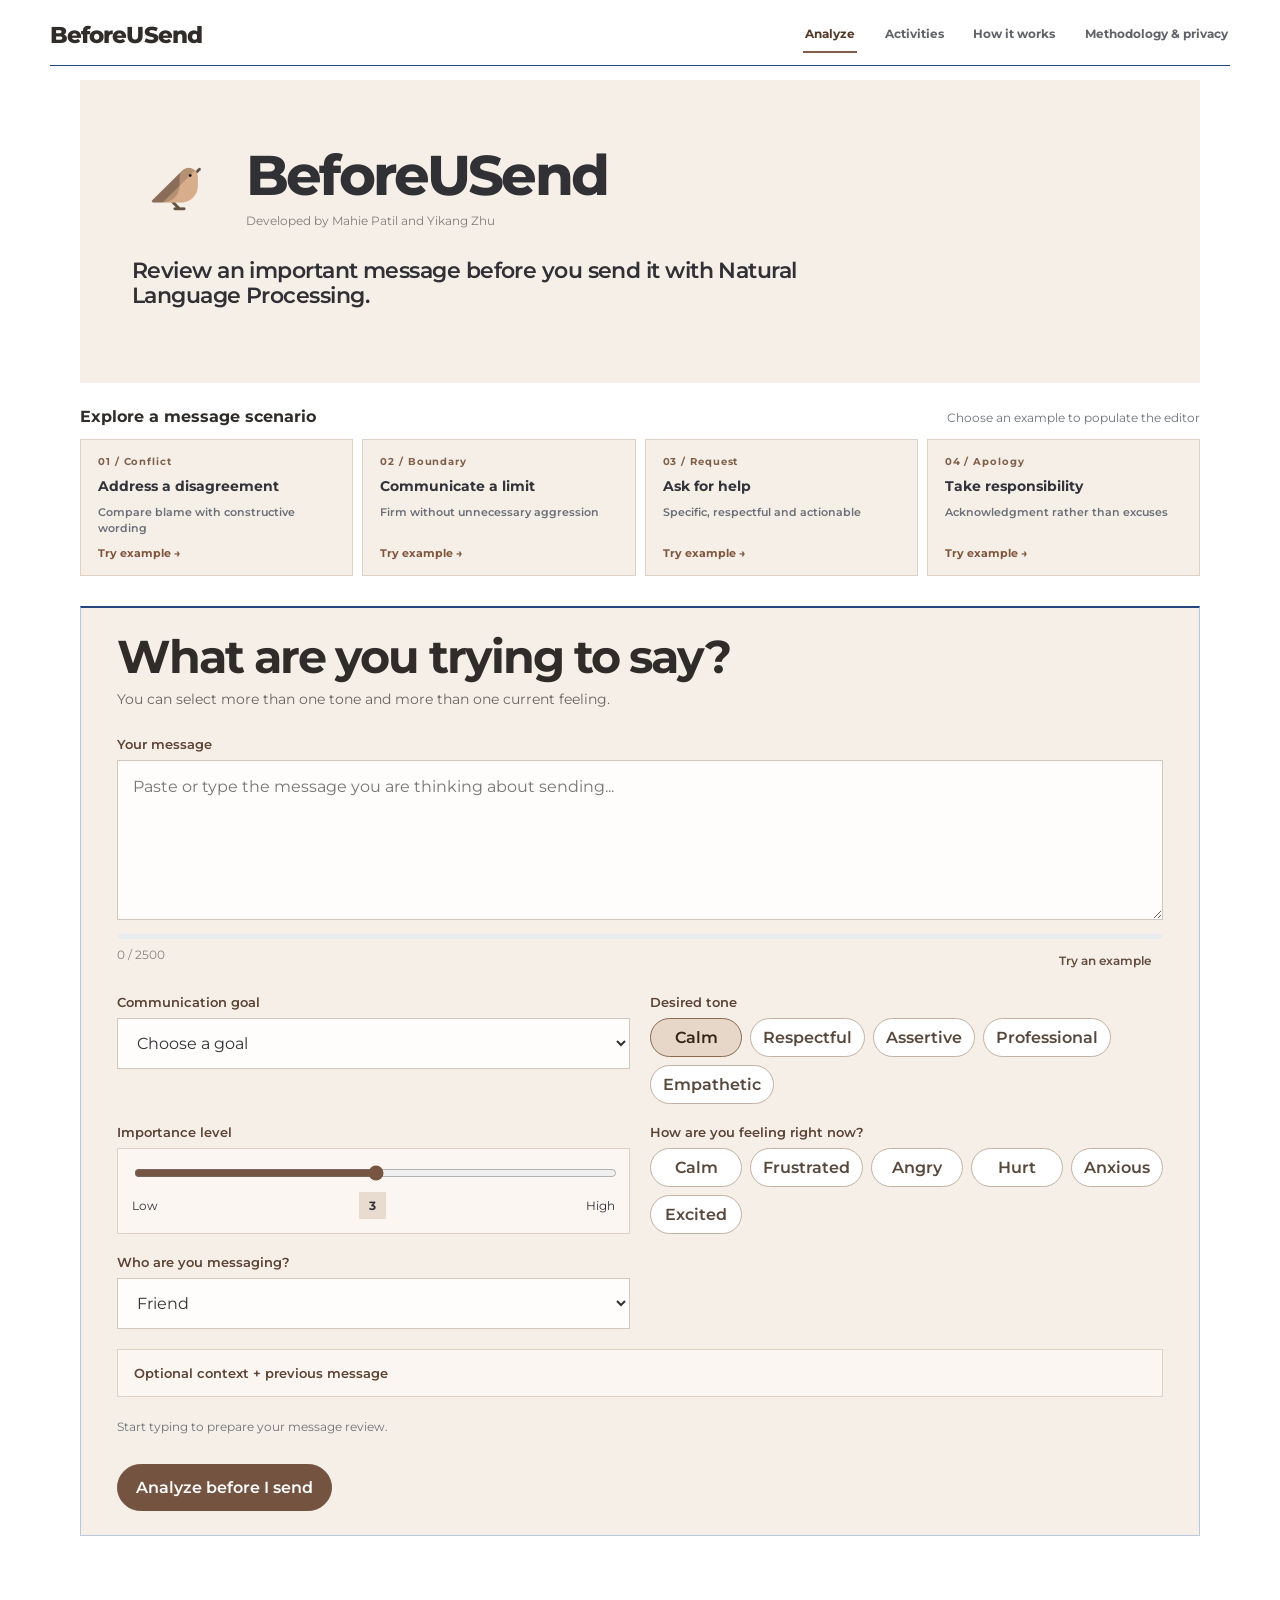
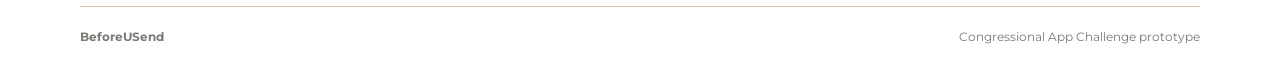
<file: BeforeUSend-Word-Level-Rewrite-Vercel/index.html>
<!DOCTYPE html>
<html lang="en">
<head>
  <meta charset="UTF-8" />
  <meta name="viewport" content="width=device-width, initial-scale=1.0" />
  <meta name="description" content="BeforeUSend helps users pause and evaluate important messages before sending." />
  <title>BeforeUSend</title>
  <link rel="preconnect" href="https://fonts.googleapis.com">
  <link rel="preconnect" href="https://fonts.gstatic.com" crossorigin>
  <link href="https://fonts.googleapis.com/css2?family=Montserrat:wght@400;500;600;700;800&display=swap" rel="stylesheet">
  <link rel="stylesheet" href="styles.css?v=targeted-royal-1" />
</head>
<body data-page="analyze">
  <!-- Navigation and brand -->
    <header class="topbar">
    <a class="brand" href="index.html">BeforeUSend</a>
    <nav class="site-nav" aria-label="Main navigation"><a href="index.html" data-nav="analyze">Analyze</a><a href="activities.html" data-nav="activities">Activities</a><a href="how-it-works.html" data-nav="how">How it works</a><a href="methodology.html" data-nav="methods">Methodology & privacy</a></nav>
  </header>

  <main class="shell">
    <!-- Hero introduction -->
    <section class="hero panel segment">
      <div class="hero-title-block">
        <div class="main-title-lockup">
          <img src="assets/bird.png" class="main-title-bird" alt="">
          <div class="hero-title-copy">
            <h1>BeforeUSend</h1>
            <p class="hero-byline">Developed by Mahie Patil and Yikang Zhu</p>
          </div>
        </div>

        <div class="hero-intro">
          <p class="hero-subtitle">Review an important message before you send it with Natural Language Processing.</p>
          

        </div>
      </div>

      <div class="hero-overview" aria-label="What BeforeUSend evaluates">
        <div class="overview-item">
          <span class="overview-number">01</span>
          <div><strong>Goal alignment</strong><p>Does the wording support what you want to happen next?</p></div>
        </div>
        <div class="overview-item">
          <span class="overview-number">02</span>
          <div><strong>Escalation potential</strong><p>Could the wording increase tension or defensiveness?</p></div>
        </div>
        <div class="overview-item">
          <span class="overview-number">03</span>
          <div><strong>Revision</strong><p>Can the same point be expressed more clearly and constructively?</p></div>
        </div>
      </div>
    </section>


      <!-- Interactive scenario previews -->
      <div class="scenario-studio" aria-label="Interactive message examples">
        <div class="scenario-heading"><strong>Explore a message scenario</strong><span>Choose an example to populate the editor</span></div>
        <div class="scenario-grid">
          <button type="button" class="scenario-btn" data-example="conflict"><span class="scenario-kicker">01 / Conflict</span><strong>Address a disagreement</strong><small>Compare blame with constructive wording</small><span class="scenario-action">Try example →</span></button>
          <button type="button" class="scenario-btn" data-example="boundary"><span class="scenario-kicker">02 / Boundary</span><strong>Communicate a limit</strong><small>Firm without unnecessary aggression</small><span class="scenario-action">Try example →</span></button>
          <button type="button" class="scenario-btn" data-example="request"><span class="scenario-kicker">03 / Request</span><strong>Ask for help</strong><small>Specific, respectful and actionable</small><span class="scenario-action">Try example →</span></button>
          <button type="button" class="scenario-btn" data-example="apology"><span class="scenario-kicker">04 / Apology</span><strong>Take responsibility</strong><small>Acknowledgment rather than excuses</small><span class="scenario-action">Try example →</span></button>
        </div>
      </div>

    <!-- Message analysis controls -->
    <section id="checker" class="checker panel">
      <div class="section-head">
        <div>
          <h2>What are you trying to say?</h2>
          <p class="section-subtitle">You can select more than one tone and more than one current feeling.</p>
        </div>
      </div>

      <div class="grid-two">
        <div class="field wide help-item" data-help="This is the exact message BeforeUSend analyzes. Capitalization, punctuation, sentence structure, wording, and repeated phrases are preserved because they can change how a message feels to the recipient.">
          <label for="message">Your message</label>
          <textarea id="message" maxlength="2500" placeholder="Paste or type the message you are thinking about sending..."></textarea>
          <div class="message-progress" role="progressbar" aria-label="Message length" aria-valuemin="0" aria-valuemax="2500" aria-valuenow="0"><div id="messageProgressFill"></div></div><div class="under-field"><span id="charCount">0 / 2500</span><button class="text-btn" id="sampleBtn">Try an example</button></div>
        </div>

        <div class="field help-item" data-help="Your goal gives the system a target to compare against. A message can sound polite but still fail if it does not support the outcome you actually want, such as apologizing, resolving conflict, or making a request.">
          <label for="goal">Communication goal</label>
          <select id="goal">
            <option value="">Choose a goal</option>
            <option>Apologize</option>
            <option>Resolve a conflict</option>
            <option>Give feedback</option>
            <option>Make a request</option>
            <option>Set a boundary</option>
            <option>Clarify a misunderstanding</option>
            <option>Express concern</option>
            <option>Other</option>
          </select>
          <input id="customGoal" class="hidden" placeholder="Describe your goal..." />
        </div>

        <div class="field help-item" data-help="Choose every tone that matters for this message. A message can be both assertive and respectful, or calm and empathetic. BeforeUSend checks the draft against all selected tone goals rather than forcing you to choose only one.">
          <label>Desired tone</label>
          <div class="chips" id="toneChips">
            <button class="chip active" data-tone="calm" aria-pressed="true">Calm</button>
            <button class="chip" data-tone="respectful" aria-pressed="false">Respectful</button>
            <button class="chip" data-tone="assertive" aria-pressed="false">Assertive</button>
            <button class="chip" data-tone="professional" aria-pressed="false">Professional</button>
            <button class="chip" data-tone="empathetic" aria-pressed="false">Empathetic</button>
          </div>
        </div>

        <div class="field help-item" data-help="Importance adds context about the stakes of the conversation. A high-stakes message deserves more caution because misunderstandings can have larger consequences even when the wording itself is not extreme.">
          <label for="importance">Importance level</label>
          <div class="range-wrap">
            <input id="importance" type="range" min="1" max="5" value="3">
            <div class="range-labels"><span>Low</span><strong id="importanceValue">3</strong><span>High</span></div>
          </div>
        </div>

        <div class="field help-item" data-help="Choose every feeling that applies right now. Mixed emotions are normal, so you can select combinations such as hurt and frustrated or anxious and angry. These selections are used only as context for the review and are not treated as proof of what your message means.">
          <label>How are you feeling right now?</label>
          <div class="chips" id="emotionChips">
            <button class="chip" data-emotion="calm" aria-pressed="false">Calm</button>
            <button class="chip" data-emotion="frustrated" aria-pressed="false">Frustrated</button>
            <button class="chip" data-emotion="angry" aria-pressed="false">Angry</button>
            <button class="chip" data-emotion="hurt" aria-pressed="false">Hurt</button>
            <button class="chip" data-emotion="anxious" aria-pressed="false">Anxious</button>
            <button class="chip" data-emotion="excited" aria-pressed="false">Excited</button>
          </div>
        </div>

        <div class="field help-item" data-help="Recipient type helps interpret tone expectations. A message to a friend may use different language from a message to a teacher, employer, or mentor, even when the goal is similar.">
          <label for="recipient">Who are you messaging?</label>
          <select id="recipient">
            <option>Friend</option>
            <option>Parent / family member</option>
            <option>Teacher</option>
            <option>Coach / mentor</option>
            <option>Classmate</option>
            <option>Employer / coworker</option>
            <option>Other</option>
          </select>
        </div>

        <details class="context-box wide help-item" data-help="Context is optional, but it can improve interpretation. You can explain what happened and paste the message you are replying to. These two inputs should be processed separately because background context and quoted conversation history serve different purposes.">
          <summary>Optional context + previous message</summary>
          <div class="context-grid">
            <div class="field">
              <label for="context">Conversation context</label>
              <textarea id="context" class="small" placeholder="What happened before this?"></textarea>
            </div>
            <div class="field">
              <label for="reply">Message you are replying to</label>
              <textarea id="reply" class="small" placeholder="Paste the previous message here..."></textarea>
            </div>
          </div>
        </details>
      </div>

      <p id="draftFeedback" class="draft-feedback" role="status" aria-live="polite">Start typing to prepare your message review.</p>
      <button id="analyzeBtn" class="primary analyze help-item" data-help="Analyze combines the selected goal and tone with observable message features. The current prototype uses transparent language rules, emotional signals, punctuation, capitalization, and goal-specific checks to generate the scores below.">Analyze before I send</button>
      <p id="error" class="error hidden">Add a message and choose your goal first.</p>
    </section>

    <section class="problem-grid">
      <article class="panel intro-card">
        <h2>Same words can carry different meanings.</h2>
        <p>Texts and emails do not carry facial expression or tone of voice, so the same sentence can be received very differently from how it was intended.</p>
      </article>
      <article class="panel quote-card">
        <div class="quote">“Fine. Whatever.”</div>
        <p><strong>Possible readings:</strong> frustration, disappointment, exhaustion, sarcasm, or an attempt to end a conversation.</p>
      </article>
    </section>

    <!-- Analysis results -->
    <section id="results" class="results hidden">
      <div class="results-title panel">
        <div>
          <h2>How might this message land?</h2>
        </div>
        <button class="ghost" id="resetBtn">Start over</button>
      </div>

      <p id="modelStatus" class="model-status" role="status" aria-live="polite">Ready to analyze your message.</p>
      <div class="score-grid">
        <article class="score-card panel help-item" data-help="Goal alignment estimates how well the wording supports the communication goal you selected. It considers escalation, politeness, goal-specific language, and tone. A low score does not mean the message is bad. It means the draft may not support the outcome you said you want.">
          <div class="score-label">Goal alignment</div>
          <div class="score-line"><span id="goalScore" class="big-score">--</span><span>/100</span></div>
          <div class="meter"><div id="goalBar" class="meter-fill"></div></div>
          <p id="goalSummary"></p>
        </article>

        <article class="score-card panel help-item" data-help="Escalation potential estimates how strongly the wording may increase tension or defensiveness. The score combines severe signals such as threats, profanity, insults, direct attacks, and ultimatums with subtler signals such as blame, commands, accusatory questions, repeated second-person criticism, capitalization, and punctuation. Multiple moderate signals compound rather than being treated independently.">
          <div class="score-label">Escalation potential</div>
          <div class="score-line"><span id="escalationScore" class="big-score">--</span><span>/100</span></div>
          <div class="meter risk"><div id="escalationBar" class="meter-fill"></div></div>
          <p id="escalationSummary"></p>
        </article>

        <article class="score-card panel help-item" data-help="Interpretation clarity summarizes how clear the observable language signals appear. It is not certainty about your feelings, intent, or relationship. The estimate can be wrong when important context is missing.">
          <div class="score-label">Interpretation clarity</div>
          <div class="score-line"><span id="confidenceScore" class="big-score">--</span><span>%</span></div>
          <div class="meter confidence"><div id="confidenceBar" class="meter-fill"></div></div>
          <p>Interpretation clarity is not a measured probability or certainty about intent.</p>
        </article>
      </div>

      <div class="analysis-grid">
        <article class="panel analysis-card signal-card help-item" data-help="The communication profile breaks the message into interpretable dimensions. These percentages describe detected language patterns, not a diagnosis of the sender's emotional state.">
          <div class="context-line">These scores summarize observable language patterns in your message.</div>
          <h3>Observable language signals</h3>
          <p class="signal-intro">Each color represents a different kind of communication signal. Higher percentages mean that pattern is more visible in the wording.</p>
          <div id="toneBars" class="tone-bars"></div>
        </article>

        <article class="panel analysis-card help-item" data-help="The goal check translates the scores into plain-language feedback. It explains whether the draft supports your selected goal and identifies the most important reason to review or revise it.">
          <div class="context-line">This section compares those patterns with the communication goal you selected.</div>
          <h3>What may help or hurt</h3>
          <div id="insights" class="insights"></div><div id="contextualEvidence" class="contextual-evidence" aria-live="polite"></div>
        </article>
      </div>

      <article class="panel highlight-card help-item" data-help="This review is intentionally sensitive. It looks for direct hostility, but also for subtler patterns that often make difficult messages harder to receive: blame, absolutes, dismissive or sarcastic wording, guilt pressure, ultimatums, accusatory questions, repeated second-person framing, abrupt replies, and unusually intense punctuation or capitalization. A highlight is a reason to review the wording, not proof that the sender is being hostile.">
        <div class="section-head">
          <div>
            <h3>Review wording that may create friction</h3>
            <details class="inline-toggle">
              <summary>How phrases are flagged</summary>
              <p>The system looks for blame, absolutes, dismissive wording, pressure, sarcasm, repeated second-person framing, abrupt replies, and unusually intense punctuation or capitalization. A highlight means the wording may deserve another look. Tap or click a highlighted phrase to see an explanation. It is not a judgment about what you meant.</p>
            </details>
          </div>
          <div class="legend"><span class="l-yellow"></span>Review <span class="l-orange"></span>Defensive <span class="l-red"></span>Escalatory</div>
        </div>
        <div id="highlightedMessage" class="message-review"></div>
        <div id="phraseExplanation" class="phrase-explanation">Tap or click a highlighted phrase to see why it may work against your goal.</div>
      </article>

      <article class="panel rewrite-card help-item" data-help="Rewrite keeps the main point of your draft while reducing language that may work against your goal. The revised version receives a new estimated goal-alignment score and escalation score so you can compare the two versions before choosing what to send.">
        <div class="section-head">
          <div>
            <div class="context-line">This section suggests a revision based on your message, goal, tone, and context.</div>
            <h3>Compare your original wording with a more measured revision.</h3>
          </div>
          <button id="rewriteBtn" class="secondary">Rewrite</button>
        </div>
        <p id="rewriteStatus" class="rewrite-status" role="status" aria-live="polite"></p>
        <div id="rewriteArea" class="hidden">
          <div class="compare-grid">
            <div>
              <div class="compare-label">Original</div>
              <div id="originalBox" class="message-box"></div>
            </div>
            <div>
              <div class="compare-label">Suggested revision</div>
              <div id="rewriteBox" class="message-box better"></div>
            </div>
          </div>
          <div class="rewrite-footer">
            <div class="rewrite-score-block">
              <div class="rewrite-score-label"><span>Goal alignment</span><strong id="newGoalScore"></strong></div>
              <div class="rewrite-meter"><div id="newGoalBar" class="rewrite-meter-fill"></div></div>
            </div>
            <div class="rewrite-score-block">
              <div class="rewrite-score-label"><span>Escalation potential</span><strong id="newEscalationScore"></strong></div>
              <div class="rewrite-meter risk"><div id="newEscalationBar" class="rewrite-meter-fill"></div></div>
            </div>
            <button id="copyBtn" class="ghost">Copy revision</button>
          </div>
        </div>
      </article>

      <div class="disclaimer">BeforeUSend is a reflection tool. It can identify communication patterns, but it cannot know a sender's true feelings, intent, or complete relationship context.</div>
    </section>
  
    <!-- Interactive communication practice -->
    <section class="practice-section">
      <div class="practice-heading">
        <h2>Practice before the next difficult conversation</h2>
        <p>Recognizing communication patterns is easier when you have seen them before. These activities are designed to help you notice wording that can increase tension and give yourself a short pause when emotions are running high.</p>
      </div>

      <div class="practice-grid separated-practice-grid">
        <article class="panel practice-card phrase-practice activity-box">
          <div class="practice-card-header">
            <div>
              <div class="practice-eyebrow">Phrase recognition</div>
              <h3>What might make this harder to receive?</h3>
            </div>
            <span id="phraseCardCounter" class="practice-counter"></span>
          </div>

          <button id="phraseCard" class="flashcard" type="button">
            <div class="flashcard-face flashcard-front">
              <span class="flashcard-label">Message phrase</span>
              <strong id="phraseCardFront"></strong>
            </div>
            <div class="flashcard-face flashcard-back">
              <span class="flashcard-label" id="phraseCardIssue"></span>
              <p id="phraseCardExplanation"></p>
              <div class="better-phrase">
                <span>A clearer alternative</span>
                <strong id="phraseCardAlternative"></strong>
              </div>
            </div>
          </button>
          <p id="phraseCardHint" class="activity-hint"></p>
          <div class="activity-controls">
            <button id="prevPhraseCard" class="ghost" type="button">Previous</button>
            <button id="nextPhraseCard" class="ghost" type="button">Next phrase</button>
          </div>
        </article>

        <article class="panel practice-card activity-box">
          <div class="practice-eyebrow">Quick practice</div>
          <h3>Choose the wording that is easier to respond to.</h3>
          <div id="quizProgress" class="practice-counter"></div>
          <p id="quizPrompt" class="quiz-prompt"></p>
          <div id="quizChoices" class="quiz-choices"></div>
          <p id="quizFeedback" class="quiz-feedback"></p>
          <button id="quizNext" class="secondary hidden" type="button">Next question</button>
        </article>
      </div>

      <div class="practice-section-break" aria-hidden="true"></div>
      <section class="pause-experience panel reset-zone">
        <div class="pause-header compact-pause-header">
          <span class="practice-eyebrow">Before you send</span>
          <h3>Short Reset</h3>
          
        </div>

        <div class="reset-tools two-tools">
          <article class="reset-tool breathing-feature">
            <div class="reset-tool-copy">
              <span class="practice-eyebrow">Guided breathing</span>
              <h4>Slow the pace before you reread the message.</h4>
              <p>Follow three 4-2-6 cycles. Inhale for 4 seconds, hold for 2, and exhale for 6. When the final cycle ends, reread the message once before deciding what to do next.</p>
            </div>
            <div class="breathing-stage">
              <div id="breathingCircle" class="breathing-circle prominent-breathing">
                <span id="breathingLabel">4-2-6 breathing</span>
                <strong id="breathingCount"></strong>
              </div>
              <button id="startBreathing" class="primary" type="button">Start guided breathing</button>
              <button id="stopBreathing" class="ghost breathing-stop" type="button">Stop</button>
            </div>
          </article>
<article class="reset-tool perspective-tool">
            <div class="reset-tool-copy">
              <span class="practice-eyebrow">Perspective check</span>
              <h4>Read the message as if it arrived on your phone.</h4>
              
            </div>
            <div class="perspective-stage">
              <div id="perspectivePrompt" class="perspective-prompt">Would I know what the sender wants me to understand or do next?</div>
              <button id="nextPerspectivePrompt" class="ghost" type="button">Show another prompt</button>
            </div>
          </article>
        </div>
      </section>

      <details class="guidance-toggle">
          <summary>
            <span class="toggle-summary-copy">
              <span class="practice-eyebrow">Optional deeper guide</span>
              <strong>Revising an intense message step by step</strong>
              <small>Click to expand the guide</small>
            </span>
            <span class="toggle-control"><span class="toggle-symbol">+</span><span class="toggle-word">Open</span></span>
          </summary>
          <div class="pause-guidance">
            <div class="guidance-item">
              <span class="guidance-number">01</span>
              <div>
                <strong>Separate the event from a judgment about the person.</strong>
                <p>If the draft says what someone “always” does, what they “never” understand, or what kind of person they are, replace that judgment with the specific behavior that is bothering you. Concrete events give the other person something they can actually respond to.</p>
              </div>
            </div>
            <div class="guidance-item">
              <span class="guidance-number">02</span>
              <div>
                <strong>Describe the effect on you without claiming to know why the other person acted that way.</strong>
                <p>“You clearly do not care” combines an observation with an assumption about motive. A more useful message can still say that you felt hurt, ignored, or unimportant while leaving room for information you may not have.</p>
              </div>
            </div>
            <div class="guidance-item">
              <span class="guidance-number">03</span>
              <div>
                <strong>Make the next step visible.</strong>
                <p>If your real goal is clarification, an apology, a change in behavior, a boundary, or a concrete answer, say that directly. A recipient can respond more constructively when the message gives them a clear path forward.</p>
              </div>
            </div>
          </div>
        </details>

      <details class="research-toggle panel">
        <summary>
          <span class="toggle-summary-copy"><span class="practice-eyebrow">Research behind the pause</span><strong>Evidence supporting brief delays and slower breathing</strong><small>Click to expand the research</small></span>
          <span class="toggle-control"><span class="toggle-symbol">+</span><span class="toggle-word">Open</span></span>
        </summary>
        <div class="research-toggle-body"><div class="research-heading">
          <span class="practice-eyebrow">Research behind the pause</span>
          <h3>Brief delays and slower breathing can reduce the intensity of an immediate response.</h3>
        </div>
        <div class="research-body">
          <p>A 2024 experimental study of romantic couples found that brief forced breaks of 5, 10, or 15 seconds between provocation and the opportunity to respond reduced negative emotion and aggressive responding. Participants who voluntarily waited longer also showed lower negative emotion and less aggression. A systematic review of slow-breathing research also reported changes consistent with greater autonomic regulation, along with reductions in measures such as arousal, anxiety, anger, and confusion.</p>
          <div class="research-citations">
            <a href="https://pmc.ncbi.nlm.nih.gov/articles/PMC11331989/" target="_blank" rel="noopener"><strong>McCurry, May &amp; Donaldson, 2024</strong><span>Communications Psychology. Experimental evidence on brief breaks during interpersonal conflict.</span></a>
            <a href="https://pmc.ncbi.nlm.nih.gov/articles/PMC6137615/" target="_blank" rel="noopener"><strong>Zaccaro et al., 2018</strong><span>Frontiers in Human Neuroscience. Systematic review of psychophysiological effects of slow breathing.</span></a>
          </div>
        </div></div>
      </details>
    </section>


<section class="research-visual panel" aria-label="How analysis works"><h2>From draft to review</h2><div class="visual-steps"><div><small>01</small><strong>Message</strong><span>Draft and purpose</span></div><div><small>02</small><strong>Language cues</strong><span>Blame, requests, boundaries</span></div><div><small>03</small><strong>Comparison</strong><span>Goal and potential friction</span></div><div><small>04</small><strong>Review</strong><span>Evidence and edits</span></div></div><p>Scores are exploratory estimates, not measured probabilities.</p></section>
    <!-- Research and methodology overview -->
    <section class="how-section panel" id="how-it-works" aria-labelledby="how-title">
      <p class="section-eyebrow">Process and research</p>
      <h2 id="how-title">How it works</h2>
      <p>BeforeUSend is a communication review tool. It helps users inspect wording before sending a message. The analysis provides indicators for reflection, not verified predictions about another person's reaction.</p>
      <div class="how-grid">
        <article><span>01</span><h3>Set your goal</h3><p>Enter a draft and select the purpose, recipient, and desired tone. These choices define what the review evaluates.</p></article>
        <article><span>02</span><h3>Review language patterns</h3><p>Immediate JavaScript checks identify phrases linked to blame, pressure, hostility, direct requests, and boundaries. Punctuation and emphasis add context.</p></article>
        <article><span>03</span><h3>Interpret the results</h3><p>Escalation potential and goal alignment are heuristic indicators. Highlighted phrases show where wording may warrant a second look.</p></article>
        <article><span>04</span><h3>Consider a revision</h3><p>Use an immediate wording revision and compare it against the original. You retain final control over the message.</p></article>
      </div>
      <div class="research-note">
        <h3>Research informing the experience</h3>
        <p>Research on conflict regulation suggests that a short pause before responding can reduce negative emotion and aggressive reactions in studied settings. Reviews of slow breathing report associations with physiological regulation and reduced arousal. These findings inform the pause and reflection exercises, but they do not validate the accuracy of BeforeUSend's NLP scores.</p>
        <p class="research-links"><a href="https://pmc.ncbi.nlm.nih.gov/articles/PMC11331989/" target="_blank" rel="noopener noreferrer">McCurry, May and Donaldson (2024)</a><a href="https://pmc.ncbi.nlm.nih.gov/articles/PMC6137615/" target="_blank" rel="noopener noreferrer">Zaccaro et al. (2018)</a></p>
      </div>
    </section>

    <!-- Methodology and privacy details -->
    <section class="methods-section panel" id="methodology" aria-labelledby="methods-title">
      <div class="methods-top">
        <div><span class="practice-eyebrow">Under the hood</span><h2 id="methods-title">Methodology and privacy</h2>
          <p class="methods-lede">BeforeUSend provides immediate language-pattern analysis and an optional instant wording revision to help you review a message before sending it. It looks for how language might land, not what the sender secretly feels or what a recipient will definitely do.</p></div>
        <span class="methods-tag">Language analysis</span>
      </div>

      <div class="methods-pipeline" aria-label="Four stages of message analysis">
        <div class="methods-stage"><span>01 · INPUT</span><strong>Your message</strong><p>Draft, intended goal, desired tones, recipient, and any optional conversation context.</p></div>
        <div class="methods-stage"><span>02 · INTERPRET</span><strong>Meaning + patterns</strong><p>Immediate linguistic checks identify observable wording patterns and areas to review.</p></div>
        <div class="methods-stage"><span>03 · COMPARE</span><strong>Potential friction</strong><p>The analysis estimates escalation and how well the draft serves the goal you selected.</p></div>
        <div class="methods-stage"><span>04 · REFLECT</span><strong>Feedback + revision</strong><p>Review highlights, explanations, and a suggested wording revision before choosing what to send.</p></div>
      </div>

      <div class="methods-two-col">
        <article class="methods-subsection"><span class="methods-kicker">01 / LANGUAGE ANALYSIS</span><h3>Beyond detecting keywords</h3>
          <p>Natural Language Processing (NLP) lets software analyze patterns in human language. The immediate analysis uses transparent JavaScript language rules to identify wording patterns and compare them with the selected goal. The revision tool uses immediate, transparent phrase-based edits.</p>
          <p>That distinction matters: <em>“I need you to stop contacting me”</em> may be a healthy boundary, while <em>“Fine. Do whatever you want”</em> could be dismissive in a tense exchange. Neither phrase has one guaranteed interpretation.</p>
        </article>
        <article class="methods-subsection"><span class="methods-kicker">02 / THE RULES</span><h3>Making feedback explainable</h3>
          <p>JavaScript rules separately check observable cues such as direct threats, insults, blanket statements (“always,” “never”), accusatory questions, ultimatums, repeated punctuation, and capitalization. These signals help identify <strong>which exact wording</strong> to revisit.</p>
          <p>Rules alone can overreact to harmless phrases or miss subtle meanings. The immediate results highlight detected expressions so readers can assess them directly. These rules are limited and may miss context, sarcasm, or implicit meaning. Highlighting is a prompt to reflect, not proof of hostility.</p>
        </article>
        <article class="methods-subsection"><span class="methods-kicker">03 / THE OUTPUTS</span><h3>What the scores actually mean</h3>
          <p><strong>Escalation potential</strong> is an estimate of how strongly the wording might increase tension or defensiveness. <strong>Goal alignment</strong> estimates whether the wording supports the selected goal, such as apologizing, asking a question, resolving a misunderstanding, or setting a boundary.</p>
          <p><strong>Observable language signals</strong> summarize patterns such as politeness, frustration, and defensiveness. <strong>Signal clarity</strong> describes how clear the detected signals appear; it does not measure the probability that an interpretation is correct.</p>
          <p class="methods-caution">All 0 to 100 scores are experimental heuristics, not empirically calibrated probabilities or clinically validated measurements.</p>
        </article>
        <article class="methods-subsection"><span class="methods-kicker">04 / THE REWRITE</span><h3>Same intent, different delivery</h3>
          <p>The rewriting feature adjusts wording to make messages clearer, calmer, and more professional. Compare the suggestion with your original draft to confirm it communicates your intended meaning.</p>
          <p>Generated suggestions can miss nuance, change meaning, or overlook essential context. Always review the revision before copying or sending it.</p>
        </article>
      </div>

      <div class="methods-privacy">
        <div>
          <span class="methods-kicker">PRIVACY BY DESIGN</span>
          <h3>Your message stays in your browser</h3>
          <p>Immediate message analysis and optional rewriting run in the browser; this deployment does not provide a server endpoint for receiving drafts, and it does not intentionally save message text to a database.</p>
        </div>
        <div class="methods-privacy-points" aria-label="Privacy principles">
          <div><strong>On-device interpretation</strong><span>No remote text-analysis API in this build.</span></div>
          <div><strong>No account required</strong><span>Drafts are not intentionally persisted by the app.</span></div>
        </div>
      </div>
    </section>
  </main>

  <footer>
    <div><strong>BeforeUSend</strong></div>
    <div>Congressional App Challenge prototype</div>
  </footer>

  <script src="app.js?v=word-level-1"></script>
</body>
</html>
</file>
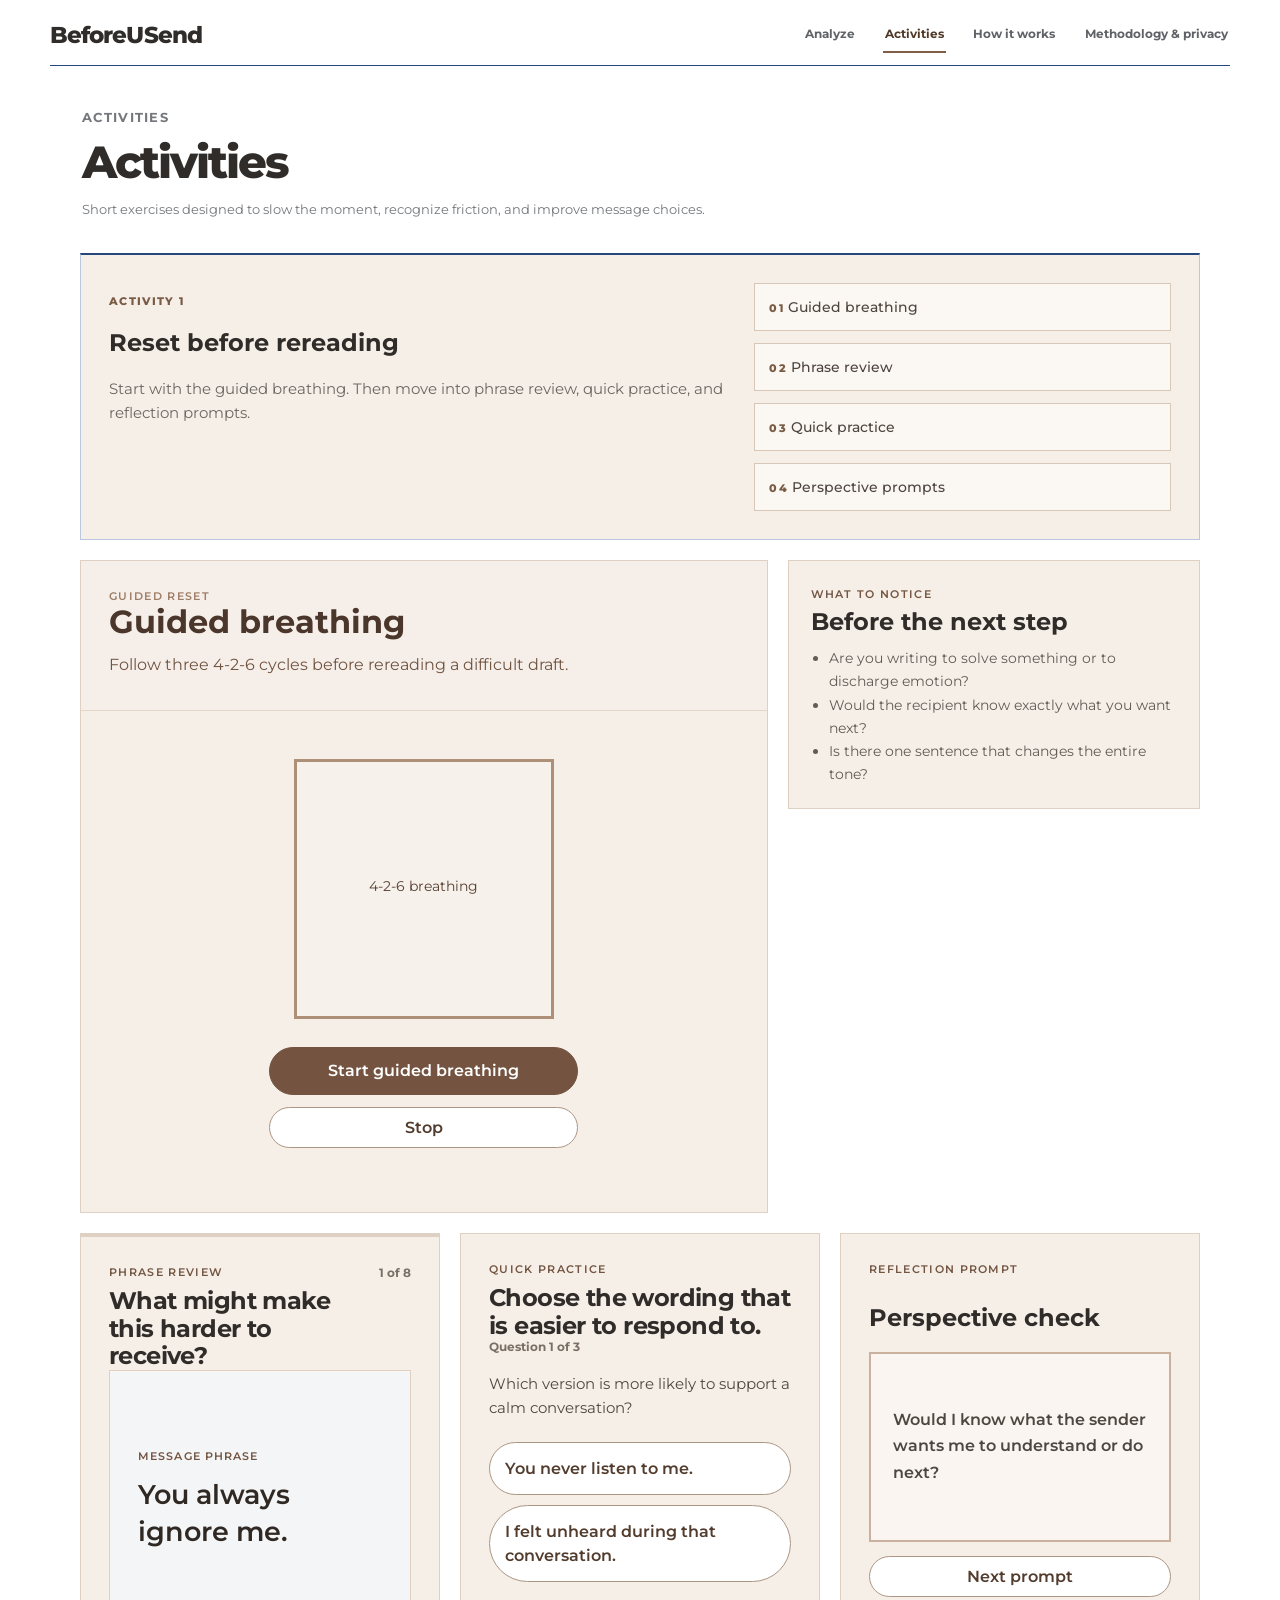
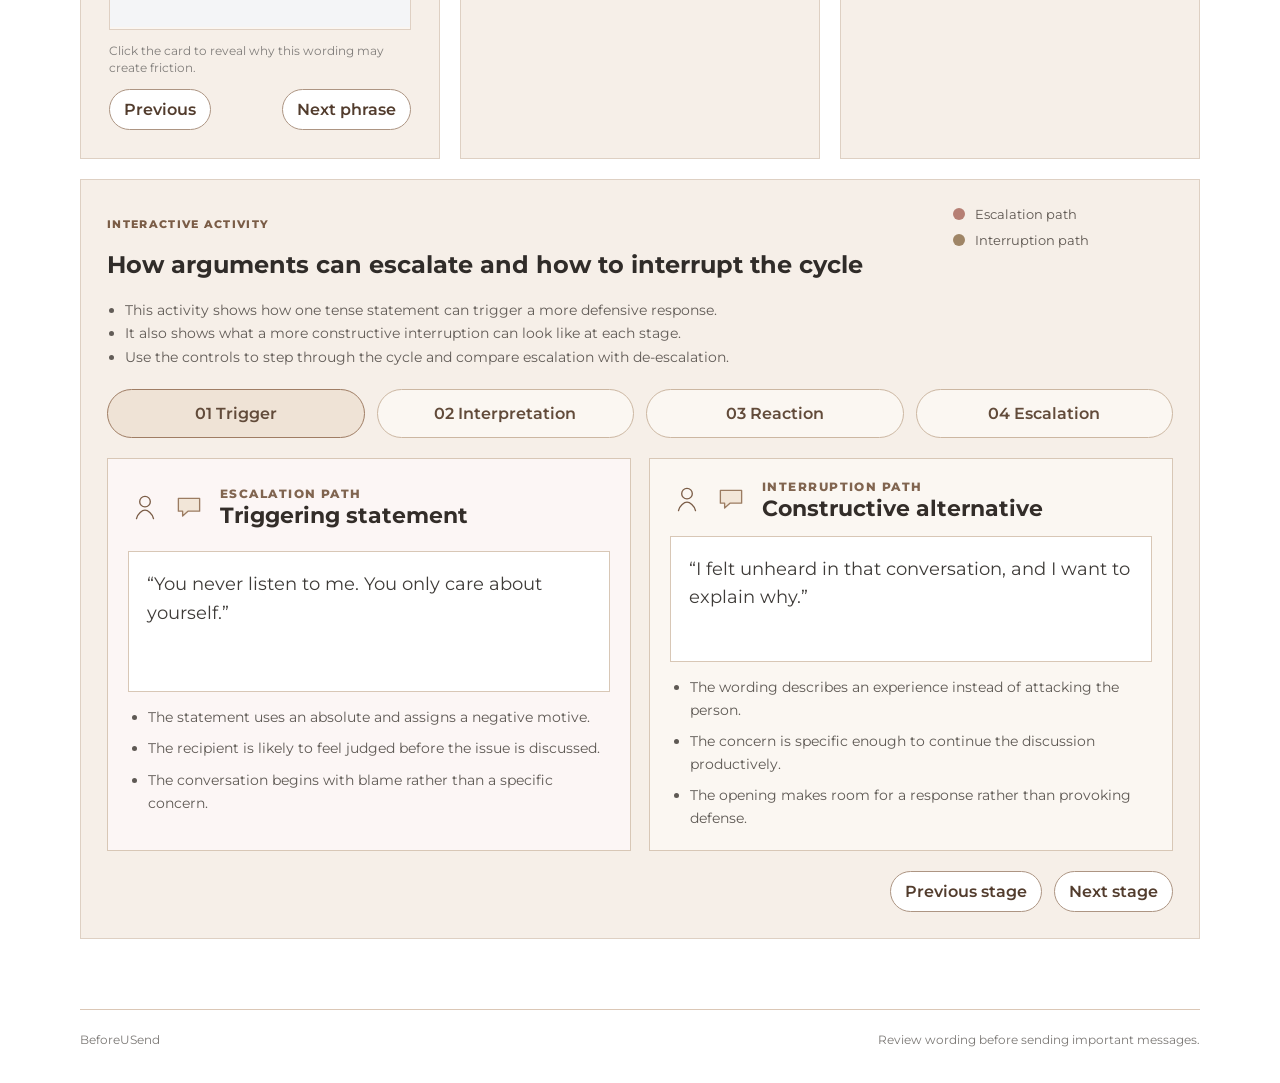
<file: BeforeUSend-Word-Level-Rewrite-Vercel/activities.html>
<!DOCTYPE html>

<html lang="en">
<head>
<meta charset="utf-8"/>
<meta content="width=device-width, initial-scale=1.0" name="viewport"/>
<meta content="Activities for practicing communication and pausing before sending." name="description"/>
<title>BeforeUSend | Activities</title>
<link href="https://fonts.googleapis.com" rel="preconnect"/>
<link crossorigin="" href="https://fonts.gstatic.com" rel="preconnect"/>
<link href="https://fonts.googleapis.com/css2?family=Montserrat:wght@400;500;600;700;800&amp;display=swap" rel="stylesheet"/>
<link href="styles.css?v=targeted-royal-1" rel="stylesheet">
</link></head>
<body data-page="activities">
<header class="topbar">
<a class="brand" href="index.html">BeforeUSend</a>
<nav aria-label="Main navigation" class="site-nav"><a data-nav="analyze" href="index.html">Analyze</a><a data-nav="activities" href="activities.html">Activities</a><a data-nav="how" href="how-it-works.html">How it works</a><a data-nav="methods" href="methodology.html">Methodology &amp; privacy</a></nav>
</header>
<main class="shell">
<div class="subpage-heading">
<span>ACTIVITIES</span>
<h1>Activities</h1>
<p>Short exercises designed to slow the moment, recognize friction, and improve message choices.</p>
</div>
<section class="panel activities-hero">
<div>
<p class="section-eyebrow">Activity 1</p>
<h2>Reset before rereading</h2>
<p class="diagram-intro">Start with the guided breathing. Then move into phrase review, quick practice, and reflection prompts.</p>
</div>
<div class="activity-order">
<div><span>01</span> Guided breathing</div>
<div><span>02</span> Phrase review</div>
<div><span>03</span> Quick practice</div>
<div><span>04</span> Perspective prompts</div>
</div>
</section>
<section class="activities-grid-top">
<section class="panel reset-zone breathing-lead">
<div class="compact-pause-header">
<span class="practice-eyebrow">Guided reset</span>
<h3>Guided breathing</h3>
<p>Follow three 4-2-6 cycles before rereading a difficult draft.</p>
</div>
<div class="breathing-stage breathing-stage-large">
<div class="breathing-circle prominent-breathing" id="breathingCircle">
<span id="breathingLabel">4-2-6 breathing</span>
<strong id="breathingCount"></strong>
</div>
<div class="breathing-button-row">
<button class="primary" id="startBreathing" type="button">Start guided breathing</button>
<button class="ghost breathing-stop" id="stopBreathing" type="button">Stop</button>
</div>
</div>
</section>
<aside class="activity-side-stack">
<article class="panel activity-tip-card">
<span class="practice-eyebrow">What to notice</span>
<h3>Before the next step</h3>
<ul class="activity-bullet-list">
<li>Are you writing to solve something or to discharge emotion?</li>
<li>Would the recipient know exactly what you want next?</li>
<li>Is there one sentence that changes the entire tone?</li>
</ul>
</article>

</aside>
</section>
<section class="activities-grid-main">
<article class="panel practice-card phrase-practice activity-box">
<div class="practice-card-header">
<div>
<div class="practice-eyebrow">Phrase review</div>
<h3>What might make this harder to receive?</h3>
</div>
<span class="practice-counter" id="phraseCardCounter"></span>
</div>
<button class="flashcard" id="phraseCard" type="button">
<div class="flashcard-face flashcard-front">
<span class="flashcard-label">Message phrase</span>
<strong id="phraseCardFront"></strong>
</div>
<div class="flashcard-face flashcard-back">
<span class="flashcard-label" id="phraseCardIssue"></span>
<p id="phraseCardExplanation"></p>
<div class="better-phrase">
<span>A clearer alternative</span>
<strong id="phraseCardAlternative"></strong>
</div>
</div>
</button>
<p class="activity-hint" id="phraseCardHint"></p>
<div class="activity-controls">
<button class="ghost" id="prevPhraseCard" type="button">Previous</button>
<button class="ghost" id="nextPhraseCard" type="button">Next phrase</button>
</div>
</article>
<article class="panel practice-card activity-box">
<div class="practice-eyebrow">Quick practice</div>
<h3>Choose the wording that is easier to respond to.</h3>
<div class="practice-counter" id="quizProgress"></div>
<p class="quiz-prompt" id="quizPrompt"></p>
<div class="quiz-choices" id="quizChoices"></div>
<p class="quiz-feedback" id="quizFeedback"></p>
<button class="secondary hidden" id="quizNext" type="button">Next question</button>
</article>
<article class="panel activity-box perspective-card">
<div class="practice-eyebrow">Reflection prompt</div>
<h3>Perspective check</h3>
<p class="perspective-prompt" id="perspectivePrompt">Would I know what the sender wants me to understand or do next?</p>
<button class="secondary" id="nextPerspectivePrompt" type="button">Next prompt</button>
</article>
</section>

<section class="panel escalation-lab">
  <div class="escalation-lab-head">
    <div>
      <p class="section-eyebrow">Interactive activity</p>
      <h2>How arguments can escalate and how to interrupt the cycle</h2>
      <ul class="activity-bullet-list escalation-bullets">
        <li>This activity shows how one tense statement can trigger a more defensive response.</li>
        <li>It also shows what a more constructive interruption can look like at each stage.</li>
        <li>Use the controls to step through the cycle and compare escalation with de-escalation.</li>
      </ul>
    </div>
    <div class="cycle-key" aria-label="Legend">
      <div><span class="cycle-dot cycle-dot-risk"></span> Escalation path</div>
      <div><span class="cycle-dot cycle-dot-safe"></span> Interruption path</div>
    </div>
  </div>

  <div class="cycle-stage-nav" role="tablist" aria-label="Argument cycle stages">
    <button class="cycle-step is-active" type="button" data-cycle-step="0">01 Trigger</button>
    <button class="cycle-step" type="button" data-cycle-step="1">02 Interpretation</button>
    <button class="cycle-step" type="button" data-cycle-step="2">03 Reaction</button>
    <button class="cycle-step" type="button" data-cycle-step="3">04 Escalation</button>
  </div>

  <div class="cycle-visual-grid">
    <article class="cycle-card cycle-risk-card">
      <div class="cycle-card-head">
        <div class="cycle-icon-wrap" aria-hidden="true">
          <svg viewBox="0 0 64 64" class="cycle-icon head-icon"><circle cx="32" cy="20" r="10"></circle><path d="M16 52c2-10 11-16 16-16s14 6 16 16"></path></svg>
          <svg viewBox="0 0 64 64" class="cycle-icon speech-icon"><path d="M12 14h40v24H30l-10 9v-9H12z"></path></svg>
        </div>
        <div>
          <p class="cycle-label">Escalation path</p>
          <h3 id="cycleRiskTitle">Triggering statement</h3>
        </div>
      </div>
      <div id="cycleRiskText" class="cycle-message-box"></div>
      <ul id="cycleRiskBullets" class="cycle-points"></ul>
    </article>

    <article class="cycle-card cycle-safe-card">
      <div class="cycle-card-head">
        <div class="cycle-icon-wrap" aria-hidden="true">
          <svg viewBox="0 0 64 64" class="cycle-icon head-icon"><circle cx="32" cy="20" r="10"></circle><path d="M16 52c2-10 11-16 16-16s14 6 16 16"></path></svg>
          <svg viewBox="0 0 64 64" class="cycle-icon speech-icon"><path d="M12 14h40v24H30l-10 9v-9H12z"></path></svg>
        </div>
        <div>
          <p class="cycle-label">Interruption path</p>
          <h3 id="cycleSafeTitle">Constructive alternative</h3>
        </div>
      </div>
      <div id="cycleSafeText" class="cycle-message-box"></div>
      <ul id="cycleSafeBullets" class="cycle-points"></ul>
    </article>
  </div>

  <div class="cycle-controls">
    <button id="cyclePrev" class="ghost" type="button">Previous stage</button>
    <button id="cycleNext" class="secondary" type="button">Next stage</button>
  </div>
</section>

</main>
<footer><div>BeforeUSend</div><div>Review wording before sending important messages.</div></footer>
<script src="app.js?v=word-level-1"></script>
</body>
</html>
</file>
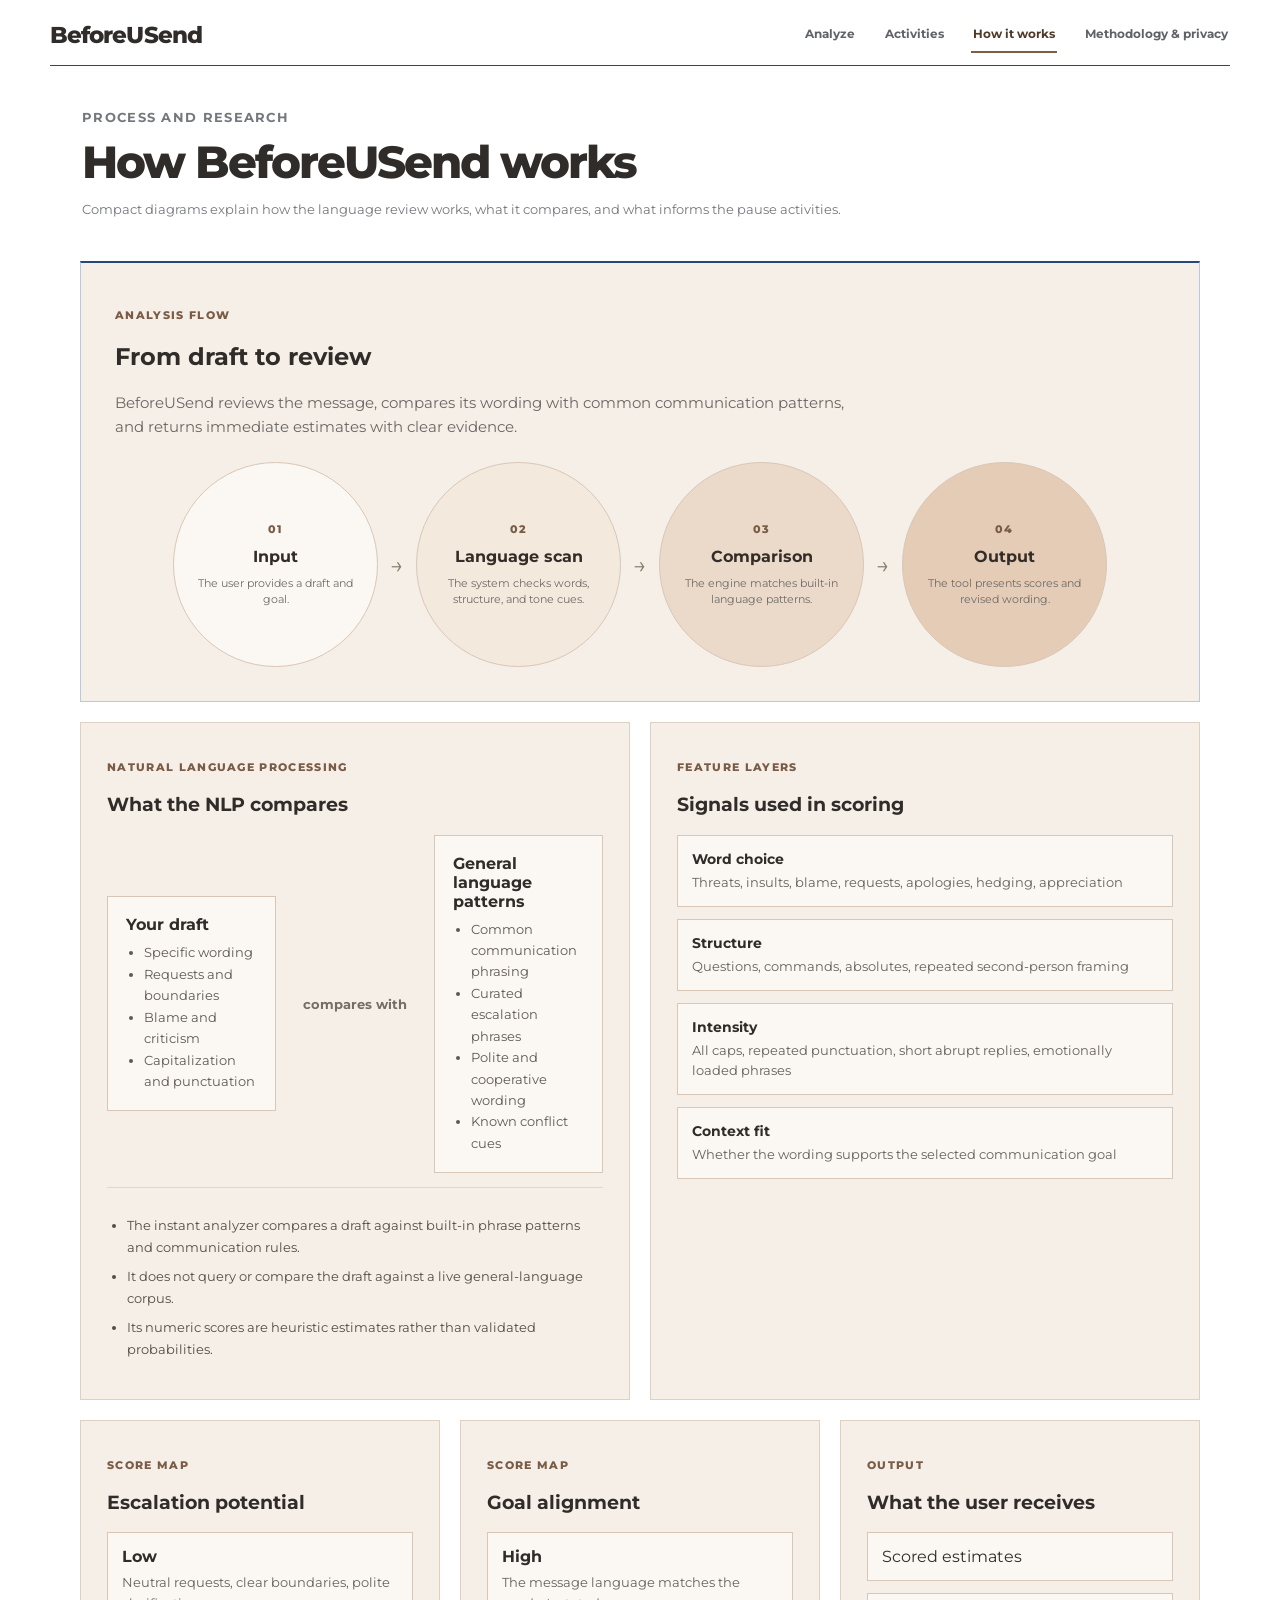
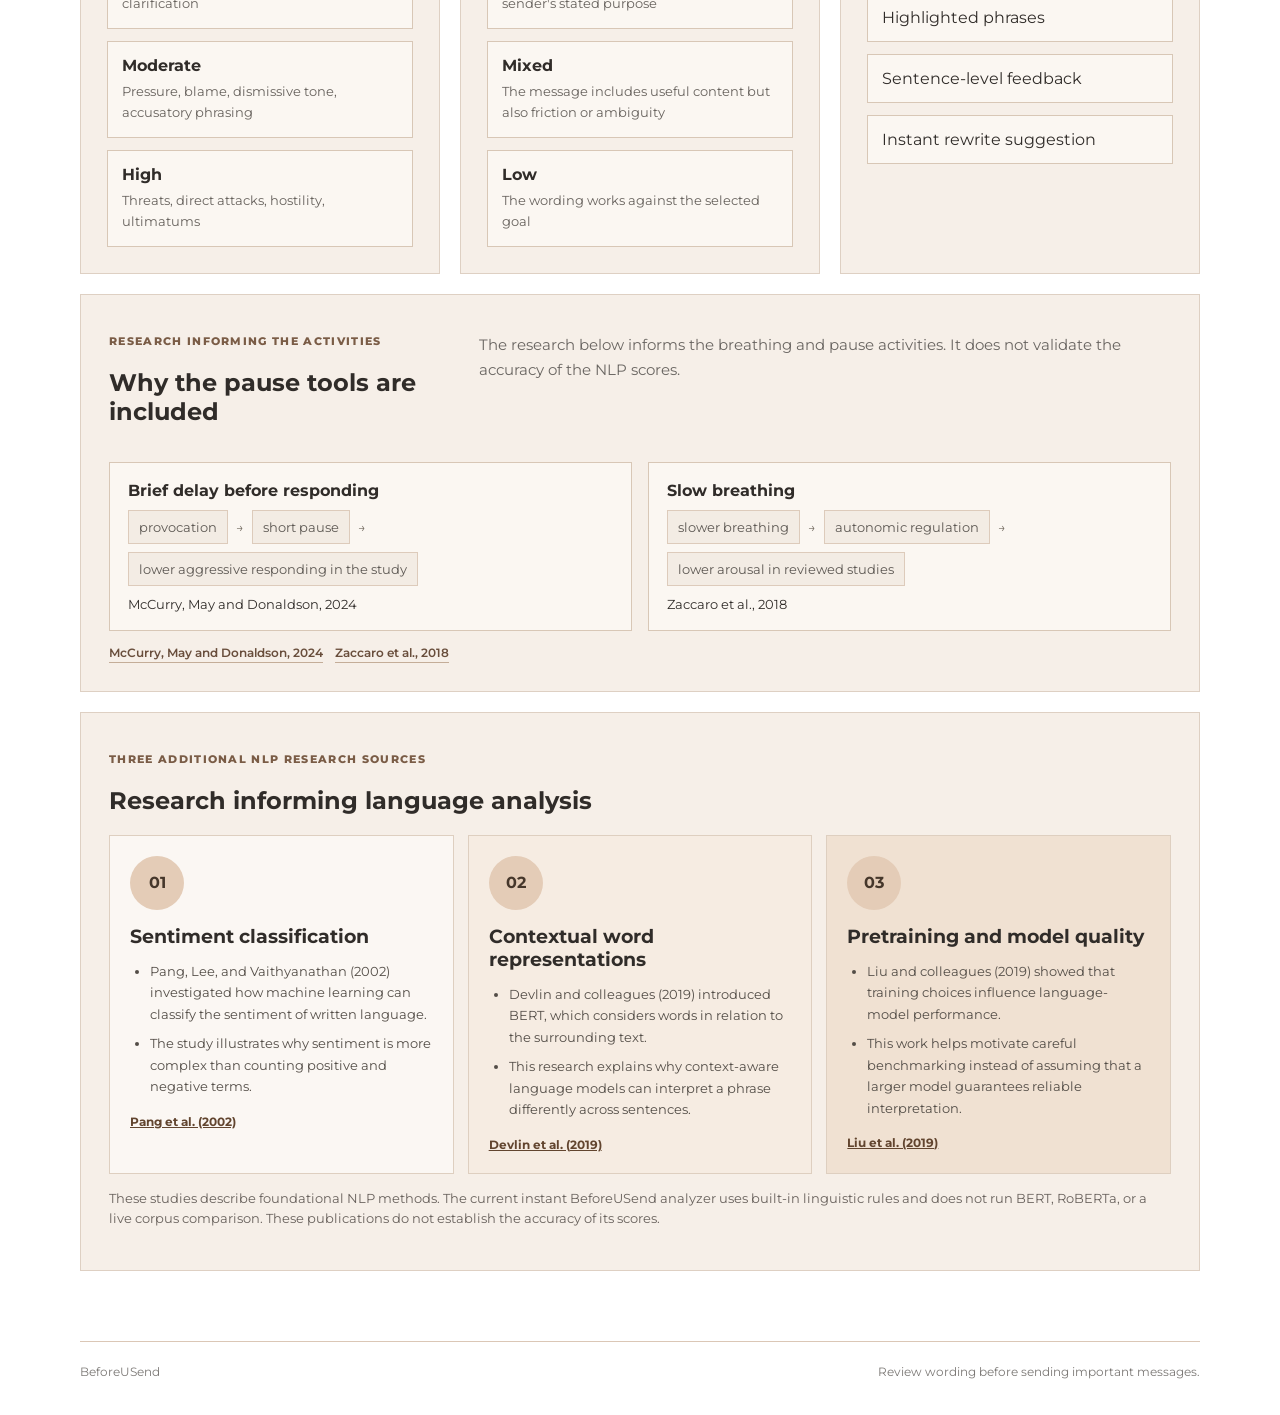
<file: BeforeUSend-Word-Level-Rewrite-Vercel/how-it-works.html>
<!DOCTYPE html>

<html lang="en">
<head>
<meta charset="utf-8"/>
<meta content="width=device-width, initial-scale=1.0" name="viewport"/>
<meta content="How BeforeUSend analyzes language and where the activities are informed by research." name="description"/>
<title>BeforeUSend | How it works</title>
<link href="https://fonts.googleapis.com" rel="preconnect"/>
<link crossorigin="" href="https://fonts.gstatic.com" rel="preconnect"/>
<link href="https://fonts.googleapis.com/css2?family=Montserrat:wght@400;500;600;700;800&amp;display=swap" rel="stylesheet"/>
<link href="styles.css?v=targeted-royal-1" rel="stylesheet">
</link></head>
<body data-page="how">
<header class="topbar">
<a class="brand" href="index.html">BeforeUSend</a>
<nav aria-label="Main navigation" class="site-nav"><a data-nav="analyze" href="index.html">Analyze</a><a data-nav="activities" href="activities.html">Activities</a><a data-nav="how" href="how-it-works.html">How it works</a><a data-nav="methods" href="methodology.html">Methodology &amp; privacy</a></nav>
</header>
<main class="shell">
<div class="subpage-heading">
<span>PROCESS AND RESEARCH</span>
<h1>How BeforeUSend works</h1>
<p>Compact diagrams explain how the language review works, what it compares, and what informs the pause activities.</p>
</div>
<section class="panel diagram-hero">
<div>
<p class="section-eyebrow">Analysis flow</p>
<h2>From draft to review</h2>
<p class="diagram-intro">BeforeUSend reviews the message, compares its wording with common communication patterns, and returns immediate estimates with clear evidence.</p>
</div>
<div class="diagram-flow diagram-circles">
<div class="diagram-node diagram-circle"><span>01</span><strong>Input</strong><small>The user provides a draft and goal.</small></div>
<div aria-hidden="true" class="diagram-arrow">→</div>
<div class="diagram-node diagram-circle"><span>02</span><strong>Language scan</strong><small>The system checks words, structure, and tone cues.</small></div>
<div aria-hidden="true" class="diagram-arrow">→</div>
<div class="diagram-node diagram-circle"><span>03</span><strong>Comparison</strong><small>The engine matches built-in language patterns.</small></div>
<div aria-hidden="true" class="diagram-arrow">→</div>
<div class="diagram-node diagram-circle"><span>04</span><strong>Output</strong><small>The tool presents scores and revised wording.</small></div>
</div>
</section>
<section class="diagram-grid-two">
<article class="panel diagram-card">
<p class="section-eyebrow">Natural language processing</p>
<h3>What the NLP compares</h3>
<div aria-label="Comparison diagram" class="comparison-diagram">
<div class="compare-box compare-input">
<strong>Your draft</strong>
<ul>
<li>Specific wording</li>
<li>Requests and boundaries</li>
<li>Blame and criticism</li>
<li>Capitalization and punctuation</li>
</ul>
</div>
<div aria-hidden="true" class="compare-bridge">compares with</div>
<div class="compare-box compare-corpus">
<strong>General language patterns</strong>
<ul>
<li>Common communication phrasing</li>
<li>Curated escalation phrases</li>
<li>Polite and cooperative wording</li>
<li>Known conflict cues</li>
</ul>
</div>
</div>
<div class="mini-note"><ul><li>The instant analyzer compares a draft against built-in phrase patterns and communication rules.</li><li>It does not query or compare the draft against a live general-language corpus.</li><li>Its numeric scores are heuristic estimates rather than validated probabilities.</li></ul></div>
</article>
<article class="panel diagram-card">
<p class="section-eyebrow">Feature layers</p>
<h3>Signals used in scoring</h3>
<div class="signal-stack">
<div><strong>Word choice</strong><span>Threats, insults, blame, requests, apologies, hedging, appreciation</span></div>
<div><strong>Structure</strong><span>Questions, commands, absolutes, repeated second-person framing</span></div>
<div><strong>Intensity</strong><span>All caps, repeated punctuation, short abrupt replies, emotionally loaded phrases</span></div>
<div><strong>Context fit</strong><span>Whether the wording supports the selected communication goal</span></div>
</div>
</article>
</section>
<section class="diagram-grid-three">
<article class="panel score-map-card">
<p class="section-eyebrow">Score map</p>
<h3>Escalation potential</h3>
<div class="score-ladder">
<div><span>Low</span><small>Neutral requests, clear boundaries, polite clarification</small></div>
<div><span>Moderate</span><small>Pressure, blame, dismissive tone, accusatory phrasing</small></div>
<div><span>High</span><small>Threats, direct attacks, hostility, ultimatums</small></div>
</div>
</article>
<article class="panel score-map-card">
<p class="section-eyebrow">Score map</p>
<h3>Goal alignment</h3>
<div class="score-ladder">
<div><span>High</span><small>The message language matches the sender's stated purpose</small></div>
<div><span>Mixed</span><small>The message includes useful content but also friction or ambiguity</small></div>
<div><span>Low</span><small>The wording works against the selected goal</small></div>
</div>
</article>
<article class="panel score-map-card">
<p class="section-eyebrow">Output</p>
<h3>What the user receives</h3>
<div class="output-list">
<div>Scored estimates</div>
<div>Highlighted phrases</div>
<div>Sentence-level feedback</div>
<div>Instant rewrite suggestion</div>
</div>
</article>
</section>
<section class="panel research-diagram-section">
<div class="research-diagram-head">
<div>
<p class="section-eyebrow">Research informing the activities</p>
<h2>Why the pause tools are included</h2>
</div>
<p class="diagram-intro">The research below informs the breathing and pause activities. It does not validate the accuracy of the NLP scores.</p>
</div>
<div class="research-diagram-grid">
<article class="research-tile">
<strong>Brief delay before responding</strong>
<div class="research-path">
<span>provocation</span><i>→</i><span>short pause</span><i>→</i><span>lower aggressive responding in the study</span>
</div>
<small>McCurry, May and Donaldson, 2024</small>
</article>
<article class="research-tile">
<strong>Slow breathing</strong>
<div class="research-path">
<span>slower breathing</span><i>→</i><span>autonomic regulation</span><i>→</i><span>lower arousal in reviewed studies</span>
</div>
<small>Zaccaro et al., 2018</small>
</article>
</div>
<div class="research-links compact-links">
<a href="https://pmc.ncbi.nlm.nih.gov/articles/PMC11331989/" rel="noopener noreferrer" target="_blank">McCurry, May and Donaldson, 2024</a>
<a href="https://pmc.ncbi.nlm.nih.gov/articles/PMC6137615/" rel="noopener noreferrer" target="_blank">Zaccaro et al., 2018</a>
</div>
</section>
<section aria-labelledby="nlp-research-title" class="panel research-nlp-section">
<p class="section-eyebrow">Three additional NLP research sources</p>
<h2 id="nlp-research-title">Research informing language analysis</h2>
<div class="nlp-source-grid">
<article class="nlp-source">
<div class="research-source-circle">01</div>
<h3>Sentiment classification</h3>
<ul><li>Pang, Lee, and Vaithyanathan (2002) investigated how machine learning can classify the sentiment of written language.</li><li>The study illustrates why sentiment is more complex than counting positive and negative terms.</li></ul>
<a href="https://aclanthology.org/W02-1011/" rel="noopener noreferrer" target="_blank">Pang et al. (2002)</a>
</article>
<article class="nlp-source">
<div class="research-source-circle">02</div>
<h3>Contextual word representations</h3>
<ul><li>Devlin and colleagues (2019) introduced BERT, which considers words in relation to the surrounding text.</li><li>This research explains why context-aware language models can interpret a phrase differently across sentences.</li></ul>
<a href="https://aclanthology.org/N19-1423/" rel="noopener noreferrer" target="_blank">Devlin et al. (2019)</a>
</article>
<article class="nlp-source">
<div class="research-source-circle">03</div>
<h3>Pretraining and model quality</h3>
<ul><li>Liu and colleagues (2019) showed that training choices influence language-model performance.</li><li>This work helps motivate careful benchmarking instead of assuming that a larger model guarantees reliable interpretation.</li></ul>
<a href="https://arxiv.org/abs/1907.11692" rel="noopener noreferrer" target="_blank">Liu et al. (2019)</a>
</article>
</div>
<p class="research-disclaimer">These studies describe foundational NLP methods. The current instant BeforeUSend analyzer uses built-in linguistic rules and does not run BERT, RoBERTa, or a live corpus comparison. These publications do not establish the accuracy of its scores.</p>
</section>

</main>
<footer><div>BeforeUSend</div><div>Review wording before sending important messages.</div></footer>
</body>
</html>
</file>
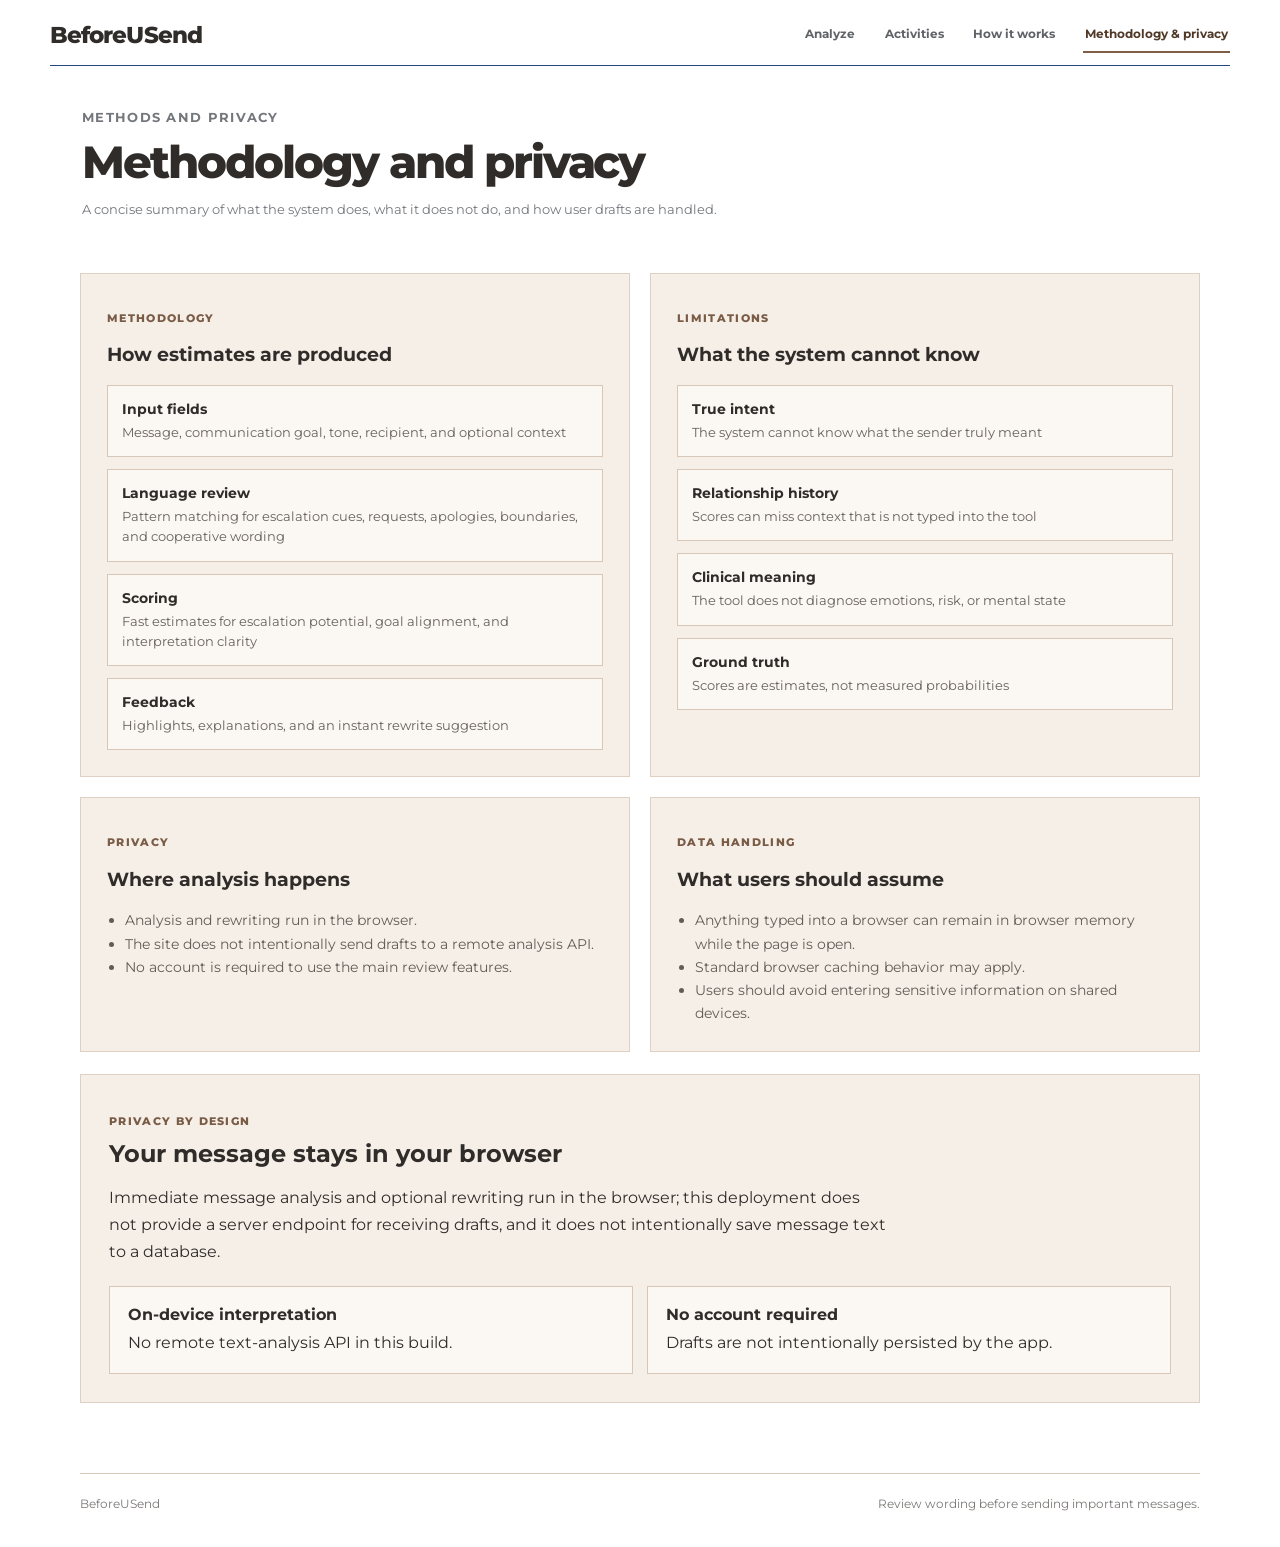
<file: BeforeUSend-Word-Level-Rewrite-Vercel/methodology.html>
<!DOCTYPE html>
<html lang="en">
<head>
  <meta charset="UTF-8" />
  <meta name="viewport" content="width=device-width, initial-scale=1.0" />
  <meta name="description" content="Methodology and privacy details for BeforeUSend." />
  <title>BeforeUSend | Methodology and privacy</title>
  <link rel="preconnect" href="https://fonts.googleapis.com">
  <link rel="preconnect" href="https://fonts.gstatic.com" crossorigin>
  <link href="https://fonts.googleapis.com/css2?family=Montserrat:wght@400;500;600;700;800&display=swap" rel="stylesheet">
  <link rel="stylesheet" href="styles.css?v=targeted-royal-1" />
</head>
<body data-page="methods">
  <header class="topbar">
    <a class="brand" href="index.html">BeforeUSend</a>
    <nav class="site-nav" aria-label="Main navigation"><a href="index.html" data-nav="analyze">Analyze</a><a href="activities.html" data-nav="activities">Activities</a><a href="how-it-works.html" data-nav="how">How it works</a><a href="methodology.html" data-nav="methods">Methodology & privacy</a></nav>
  </header>

  <main class="shell">
    <div class="subpage-heading">
      <span>METHODS AND PRIVACY</span>
      <h1>Methodology and privacy</h1>
      <p>A concise summary of what the system does, what it does not do, and how user drafts are handled.</p>
    </div>

    <section class="diagram-grid-two">
      <article class="panel diagram-card">
        <p class="section-eyebrow">Methodology</p>
        <h3>How estimates are produced</h3>
        <div class="signal-stack">
          <div><strong>Input fields</strong><span>Message, communication goal, tone, recipient, and optional context</span></div>
          <div><strong>Language review</strong><span>Pattern matching for escalation cues, requests, apologies, boundaries, and cooperative wording</span></div>
          <div><strong>Scoring</strong><span>Fast estimates for escalation potential, goal alignment, and interpretation clarity</span></div>
          <div><strong>Feedback</strong><span>Highlights, explanations, and an instant rewrite suggestion</span></div>
        </div>
      </article>
      <article class="panel diagram-card">
        <p class="section-eyebrow">Limitations</p>
        <h3>What the system cannot know</h3>
        <div class="signal-stack">
          <div><strong>True intent</strong><span>The system cannot know what the sender truly meant</span></div>
          <div><strong>Relationship history</strong><span>Scores can miss context that is not typed into the tool</span></div>
          <div><strong>Clinical meaning</strong><span>The tool does not diagnose emotions, risk, or mental state</span></div>
          <div><strong>Ground truth</strong><span>Scores are estimates, not measured probabilities</span></div>
        </div>
      </article>
    </section>

    <section class="diagram-grid-two">
      <article class="panel privacy-card">
        <p class="section-eyebrow">Privacy</p>
        <h3>Where analysis happens</h3>
        <ul class="activity-bullet-list">
          <li>Analysis and rewriting run in the browser.</li>
          <li>The site does not intentionally send drafts to a remote analysis API.</li>
          <li>No account is required to use the main review features.</li>
        </ul>
      </article>
      <article class="panel privacy-card">
        <p class="section-eyebrow">Data handling</p>
        <h3>What users should assume</h3>
        <ul class="activity-bullet-list">
          <li>Anything typed into a browser can remain in browser memory while the page is open.</li>
          <li>Standard browser caching behavior may apply.</li>
          <li>Users should avoid entering sensitive information on shared devices.</li>
        </ul>
      </article>
    </section>
    <section class="panel privacy-statement" aria-labelledby="privacy-statement-title">
      <p class="section-eyebrow">PRIVACY BY DESIGN</p>
      <h2 id="privacy-statement-title">Your message stays in your browser</h2>
      <p>Immediate message analysis and optional rewriting run in the browser; this deployment does not provide a server endpoint for receiving drafts, and it does not intentionally save message text to a database.</p>
      <div class="privacy-statement-points">
        <div><strong>On-device interpretation</strong><p>No remote text-analysis API in this build.</p></div>
        <div><strong>No account required</strong><p>Drafts are not intentionally persisted by the app.</p></div>
      </div>
    </section>
  </main>
  <footer><div>BeforeUSend</div><div>Review wording before sending important messages.</div></footer>
</body>
</html>
</file>
<file: BeforeUSend-Word-Level-Rewrite-Vercel/styles.css>
:root {
  --bg: #f8f2ec;
  --panel: #f1e9e0;
  --panel-light: #f7f0ea;
  --tan: #dcc9b8;
  --tan-dark: #896851;
  --brown: #694e3c;
  --taupe: #dbc8b6;
  --ink: #302823;
  --muted: #7f7c79;
  --grayblue: #a19e9b;
  --yellow: #d6c0ae;
  --orange: #c1a590;
  --red: #bea08a;
  --border: #d3bdaa;
  --radius: 18px;
}

* { box-sizing: border-box; }
html { scroll-behavior: smooth; }
body {
  margin: 0;
  color: var(--ink);
  font-family: "Montserrat", Arial, Helvetica, sans-serif !important;
  background: var(--bg);
}
img { display: block; max-width: 100%; }

.topbar {
  width: min(1180px, calc(100% - 40px));
  margin: 0 auto;
  padding: 28px 0 18px;
  display: flex;
  align-items: center;
  justify-content: space-between;
  gap: 20px;
  border-bottom: 1px solid #e3d3c4;
}
.brand {
  color: var(--ink);
  text-decoration: none;
  font-family: "Montserrat", Arial, Helvetica, sans-serif !important;
  font-size: 23px;
  font-weight: 800;
  letter-spacing: -.04em;
  display: inline-flex;
  align-items: center;
  gap: 9px;
}
.brand-bird { width: 17px; height: 17px; object-fit: contain; opacity: .82; }
.header-note { color: var(--muted); font-size: 13px; }

.shell { width: min(1120px, calc(100% - 40px)); margin: 28px auto 70px; }
.panel {
  background: var(--panel);
  border: 1px solid var(--border);
  border-radius: var(--radius);
}

.hero {
  padding: 52px;
  display: grid;
  grid-template-columns: minmax(0, 1.35fr) minmax(300px, .75fr);
  gap: 46px;
  align-items: center;
}
.kicker, .overview-label, .quote-label {
  font-family: "Montserrat", Arial, Helvetica, sans-serif !important;
  font-size: 11px;
  letter-spacing: .16em;
  font-weight: 800;
  color: var(--brown);
}
.hero h1 {
  font-family: "Montserrat", Arial, Helvetica, sans-serif !important;
  font-size: clamp(48px, 6.2vw, 76px);
  line-height: 1.02;
  margin: 10px 0 0;
  max-width: 780px;
  letter-spacing: -.055em;
  font-weight: 800;
}
.hero-subtitle {
  font-family: "Montserrat", Arial, Helvetica, sans-serif !important;
  font-weight: 600;
  font-size: clamp(20px, 2.3vw, 28px);
  line-height: 1.3;
  max-width: 720px;
  margin: 24px 0 0;
  letter-spacing: -.025em;
}
.hero-text {
  margin: 18px 0 0;
  max-width: 720px;
  font-size: 16px;
  line-height: 1.7;
  color: #513b2e;
}
.hero .primary { margin-top: 26px; }
.overview-card {
  background: rgba(255, 253, 250, .38);
  border: 1px solid #d1bba8;
  border-radius: 16px;
  padding: 24px;
}
.overview-label { margin-bottom: 8px; }
.overview-row {
  display: grid;
  grid-template-columns: 36px 1fr;
  gap: 14px;
  padding: 18px 0;
  border-top: 1px solid #d3bdaa;
}
.overview-row:first-of-type { border-top: 0; }
.overview-row > span {
  font-family: "Montserrat", Arial, Helvetica, sans-serif !important;
  font-size: 12px;
  font-weight: 800;
  color: var(--brown);
}
.overview-row strong { font-family: "Montserrat", Arial, Helvetica, sans-serif !important; font-size: 15px; }
.overview-row p { margin: 5px 0 0; color: #5e4535; font-size: 13px; line-height: 1.45; }

.primary, .secondary, .ghost, .chip, .text-btn { font: inherit; cursor: pointer; }
.primary {
  border: 1px solid var(--brown);
  border-radius: 12px;
  background: var(--tan);
  color: var(--ink);
  padding: 13px 18px;
  font-weight: 700;
}
.primary:hover { background: #b1927b; }
.primary.analyze { background: var(--tan-dark); color: white; border-color: var(--tan-dark); margin-top: 28px; }
.secondary, .ghost {
  border: 1px solid #937159;
  background: rgba(255, 253, 250, .22);
  color: var(--ink);
  padding: 10px 14px;
  border-radius: 10px;
  font-weight: 700;
}
.secondary:hover, .ghost:hover { background: rgba(255, 253, 250, .42); }

.problem-grid {
  display: grid;
  grid-template-columns: .95fr 1.05fr;
  gap: 26px;
  margin-top: 26px;
}
.intro-card, .quote-card { padding: 30px; min-height: 280px; }
.intro-card h2, .checker h2, .results-title h2 {
  font-family: "Montserrat", Arial, Helvetica, sans-serif !important;
  margin: 10px 0 0;
  font-size: clamp(30px, 3.7vw, 46px);
  line-height: 1.08;
  letter-spacing: -.045em;
}
.intro-card p {
  font-size: 18px;
  line-height: 1.6;
  margin: 58px 0 0;
  color: #513b2e;
}
.quote-card { display: flex; flex-direction: column; justify-content: center; }
.quote-label { margin-bottom: 12px; }
.quote {
  font-family: "Montserrat", Arial, Helvetica, sans-serif !important;
  background: var(--panel-light);
  border: 1px solid var(--border);
  border-radius: 14px;
  font-size: clamp(30px, 3.6vw, 42px);
  font-weight: 800;
  padding: 24px;
  text-align: center;
  letter-spacing: -.03em;
}
.quote-card p { font-size: 17px; line-height: 1.55; margin: 20px 0 0; color: #513b2e; }

.checker { margin-top: 34px; padding: 34px; }
.section-head { display: flex; justify-content: space-between; align-items: flex-start; gap: 24px; }
.section-subtitle { margin: 10px 0 0; color: var(--muted); font-size: 14px; }
.section-icon { width: 42px; height: 42px; object-fit: contain; opacity: .88; }
.grid-two { margin-top: 28px; display: grid; grid-template-columns: 1fr 1fr; gap: 20px; }
.wide { grid-column: 1 / -1; }
.field label, .context-box summary {
  font-family: "Montserrat", Arial, Helvetica, sans-serif !important;
  display: block;
  font-size: 13px;
  font-weight: 700;
  margin-bottom: 8px;
  color: #5c4334;
}
.info-dot {
  display: inline-grid;
  place-items: center;
  width: 17px;
  height: 17px;
  border: 1px solid #997860;
  border-radius: 50%;
  font-size: 10px;
  font-family: "Montserrat", Arial, Helvetica, sans-serif !important;
  font-weight: 700;
  margin-left: 5px;
  color: #745743;
}
textarea, input, select {
  width: 100%;
  padding: 14px 15px;
  border: 1px solid #c2a791;
  background: #f8f2ec;
  color: var(--ink);
  font: inherit;
  border-radius: 12px;
  outline: none;
}
textarea:focus, input:focus, select:focus { border-color: var(--brown); box-shadow: 0 0 0 3px rgba(103, 76, 59, .08); }
textarea { min-height: 160px; resize: vertical; line-height: 1.55; }
textarea.small { min-height: 105px; }
.under-field { display: flex; justify-content: space-between; font-size: 12px; color: #85827f; padding-top: 8px; }
.text-btn { border: 0; background: none; font-weight: 700; color: var(--brown); }
.chips { display: flex; gap: 8px; flex-wrap: wrap; }
.chip {
  border: 1px solid #b4957e;
  border-radius: 999px;
  background: #f2eae2;
  padding: 9px 12px;
  font-weight: 600;
  color: #4c372a;
}
.chip.active, .chip:hover { background: var(--tan); border-color: #7f604b; }
.range-wrap { background: #f2eae2; border: 1px solid #c2a791; padding: 14px; border-radius: 12px; }
input[type=range] { border: 0; padding: 0; accent-color: var(--brown); background: transparent; }
.range-labels { display: flex; justify-content: space-between; align-items: center; margin-top: 7px; font-size: 12px; }
.range-labels strong { background: var(--tan); padding: 6px 10px; border-radius: 999px; }
.context-box { border: 1px solid #c2a791; background: #f0e6dc; padding: 0 16px; border-radius: 14px; }
.context-box summary { padding: 15px 0; cursor: pointer; margin: 0; }
.context-grid { display: grid; grid-template-columns: 1fr 1fr; gap: 15px; padding-bottom: 15px; }
.error { color: #674c3a; font-weight: 700; margin: 12px 0 0; }
.hidden { display: none !important; }

.help-item { position: relative; }
.help-tooltip {
  position: fixed;
  z-index: 9999;
  width: min(360px, calc(100vw - 30px));
  background: #302823;
  color: #fffdfa;
  padding: 14px 16px;
  border-radius: 12px;
  font-size: 13px;
  line-height: 1.55;
  opacity: 0;
  pointer-events: none;
  transform: translateY(4px);
  transition: opacity .12s ease, transform .12s ease;
}
.help-tooltip.visible { opacity: 1; transform: translateY(0); }

.results { margin-top: 34px; }
.results-title { padding: 28px 32px; display: flex; justify-content: space-between; align-items: flex-end; gap: 18px; }
.score-grid { display: grid; grid-template-columns: repeat(3, 1fr); gap: 20px; margin-top: 20px; }
.score-card { padding: 24px; }
.score-label { font-family: "Montserrat", Arial, Helvetica, sans-serif !important; font-size: 13px; font-weight: 700; color: #5e4535; }
.score-line { display: flex; align-items: baseline; gap: 5px; margin: 14px 0; color: #827f7c; }
.big-score { font-family: "Montserrat", Arial, Helvetica, sans-serif !important; font-size: 54px; font-weight: 800; letter-spacing: -.05em; color: var(--ink); }
.meter { height: 10px; background: #d3bdaa; overflow: hidden; border-radius: 999px; }
.meter-fill { width: 0; height: 100%; background: var(--brown); transition: width .55s ease; }
.meter.risk .meter-fill { background: #8c6b54; }
.meter.confidence .meter-fill { background: var(--grayblue); }
.score-card p { color: #777471; font-size: 13px; line-height: 1.5; }
.analysis-grid { display: grid; grid-template-columns: 1fr 1fr; gap: 20px; margin-top: 20px; }
.analysis-card, .highlight-card, .rewrite-card { padding: 26px; }
.analysis-card h3, .highlight-card h3, .rewrite-card h3 { font-family: "Montserrat", Arial, Helvetica, sans-serif !important; font-size: 24px; margin: 10px 0 18px; letter-spacing: -.035em; }
.tone-row { display: grid; grid-template-columns: 135px 1fr 48px; gap: 10px; align-items: center; margin: 13px 0; font-size: 13px; }
.tone-track { height: 9px; background: #d2bba8; border-radius: 999px; overflow: hidden; }
.tone-track > div { height: 100%; background: #795b46; }
.insight { background: #f2eae2; border-left: 4px solid var(--taupe); border-radius: 10px; padding: 12px 14px; margin-bottom: 10px; line-height: 1.45; font-size: 14px; }
.insight strong { display: block; margin-bottom: 3px; }
.highlight-card, .rewrite-card { margin-top: 20px; }
.legend { display: flex; align-items: center; gap: 7px; font-size: 11px; color: #767370; flex-wrap: wrap; }
.legend span { width: 10px; height: 10px; border: 1px solid #8e8b88; border-radius: 2px; }
.l-yellow { background: var(--yellow); }
.l-orange { background: var(--orange); }
.l-red { background: var(--red); }
.message-review { padding: 18px; background: #f4ece5; border: 1px solid #c2a791; border-radius: 12px; font-size: 17px; line-height: 1.9; white-space: pre-wrap; }
.risk-phrase { padding: 1px 3px; cursor: pointer; border-bottom: 3px solid; border-radius: 3px; }
.risk-low { background: var(--yellow); border-color: #8b6a53; }
.risk-mid { background: var(--orange); border-color: #83634d; }
.risk-high { background: var(--red); border-color: #80604b; }
.phrase-explanation { background: #f1e9e0; border: 1px solid #c9b09b; border-radius: 10px; padding: 12px 14px; margin-top: 12px; font-size: 13px; }
.compare-grid { display: grid; grid-template-columns: 1fr 1fr; gap: 16px; }
.compare-label { font-family: "Montserrat", Arial, Helvetica, sans-serif !important; font-size: 11px; font-weight: 800; letter-spacing: .12em; text-transform: uppercase; margin-bottom: 7px; }
.message-box { min-height: 150px; background: #f3ebe3; border: 1px solid #c0a48e; border-radius: 12px; padding: 16px; line-height: 1.6; white-space: pre-wrap; }
.message-box.better { background: #ede2d7; border-color: #896851; }
.rewrite-footer { display: flex; flex-wrap: wrap; align-items: center; gap: 15px 24px; margin-top: 15px; font-size: 13px; }
.rewrite-footer .ghost { margin-left: auto; }
.disclaimer { max-width: 820px; margin: 22px auto; text-align: center; color: #83807d; font-size: 12px; line-height: 1.5; }

footer {
  width: min(1120px, calc(100% - 40px));
  margin: 0 auto 36px;
  padding-top: 22px;
  border-top: 1px solid #dbc7b6;
  display: flex;
  justify-content: space-between;
  gap: 20px;
  color: #7b7875;
  font-size: 12px;
}

@media (max-width: 900px) {
  .hero { grid-template-columns: 1fr; }
  .problem-grid, .score-grid, .analysis-grid { grid-template-columns: 1fr; }
}
@media (max-width: 760px) {
  .topbar, .shell, footer { width: min(100% - 24px, 1120px); }
  .header-note { display: none; }
  .hero, .checker, .results-title, .score-card, .analysis-card, .highlight-card, .rewrite-card, .intro-card, .quote-card { padding-left: 22px; padding-right: 22px; }
  .grid-two, .context-grid, .compare-grid { grid-template-columns: 1fr; }
  .wide { grid-column: auto; }
  .section-head, .results-title, footer { align-items: flex-start; flex-direction: column; }
  .section-icon { width: 36px; height: 36px; }
  .tone-row { grid-template-columns: 110px 1fr 42px; }
  .rewrite-footer .ghost { margin-left: 0; }
}


.context-line {
  max-width: 760px;
  margin: 0 0 12px;
  color: var(--brown);
  font-size: 13px;
  line-height: 1.55;
  font-weight: 600;
}
.review-explainer {
  margin: -8px 0 18px;
  max-width: 760px;
  color: #777471;
  font-size: 14px;
  line-height: 1.6;
}
.review-note {
  display: inline-block;
  margin-top: 7px;
  color: #745643;
  font-size: 12px;
}
.risk-phrase:focus-visible {
  outline: 2px solid var(--brown);
  outline-offset: 3px;
}


/* Professional square-corner system */
:root { --radius: 0px; }
.panel,
.overview-card,
.primary,
.secondary,
.ghost,
.quote,
textarea,
input,
select,
.chip,
.range-wrap,
.range-labels strong,
.context-box,
.help-tooltip,
.meter,
.tone-track,
.insight,
.legend span,
.message-review,
.risk-phrase,
.phrase-explanation,
.message-box {
  border-radius: 0 !important;
}

body {
  font-family: "Montserrat", Arial, Helvetica, sans-serif !important;
  letter-spacing: 0;
}
.brand,
.hero h1,
.hero-subtitle,
.kicker,
.overview-label,
.quote-label,
.overview-row > span,
.overview-row strong,
.intro-card h2,
.checker h2,
.results-title h2,
.field label,
.context-box summary,
.score-label,
.big-score,
.analysis-card h3,
.highlight-card h3,
.rewrite-card h3,
.compare-label {
  font-family: "Montserrat", Arial, Helvetica, sans-serif !important;
}
.panel { background: #eaddd1; border-color: #c8ae99; }
.hero { padding-top: 56px; padding-bottom: 56px; }
.hero h1 { font-weight: 700; letter-spacing: -.045em; }
.hero-subtitle { font-weight: 500; }
.context-line { color: #5e4535; font-weight: 500; }
.primary, .secondary, .ghost { font-weight: 650; }
.score-card, .analysis-card, .highlight-card, .rewrite-card { background: #ece0d5; }
.message-review, .phrase-explanation, .message-box, textarea, input, select { background: #f9f3ee; }
.help-tooltip { border: 1px solid #5f4636; }


/* Refined flat interface */
* { box-shadow: none !important; }
.panel,.overview-card,.primary,.secondary,.ghost,.quote,textarea,input,select,.chip,.range-wrap,.range-labels strong,.context-box,.help-tooltip,.meter,.tone-track,.insight,.legend span,.message-review,.risk-phrase,.phrase-explanation,.message-box { border-radius: 0 !important; }
.title-row,.section-title-row { display:flex; align-items:center; gap:14px; }
.section-title-row.compact { align-items:flex-start; }
.bird-accent { width:27px; height:27px; object-fit:contain; flex:0 0 auto; opacity:.82; }
.bird-title { width:42px; height:42px; margin-top:7px; }
.hero h1 { font-size:clamp(64px,9vw,108px); line-height:.9; margin:0; font-weight:750; letter-spacing:-.055em; }
.hero-subtitle { max-width:650px; font-size:clamp(24px,3vw,36px); font-weight:500; line-height:1.18; margin:24px 0 0; }
.hero-text { max-width:650px; font-size:16px; line-height:1.65; margin:18px 0 0; color:#5b4233; }
.overview-card { padding:22px; }
.overview-row { padding:18px 0; }
.overview-row:first-child { padding-top:0; }
.overview-row:last-child { padding-bottom:0; border-bottom:0; }
.section-subtitle { margin-top:8px; }
.chip { min-width:92px; text-align:center; transition:background-color .15s ease,border-color .15s ease,color .15s ease; }
.chip.active { background:var(--brown); border-color:var(--brown); color:#fffdfa; }
.chip:hover { background:#c3a892; color:#302823; }
.chip.active:hover { background:#5f4536; color:#fffdfa; }
.info-dot { cursor:help; }
.problem-grid { margin-top:26px; }
.intro-card p,.quote-card p { margin-top:24px; }
.review-explainer { max-width:680px; }
@media(max-width:820px){.title-row,.section-title-row{align-items:flex-start}.bird-title{width:32px;height:32px}.bird-accent{width:23px;height:23px}}


.brand-bird, .bird-accent, .bird-title { display:none !important; }
.hero, .intro-card, .quote-card, .checker, .results-title, .rewrite-card, .methods { position: relative; overflow: hidden; }
.corner-bird {
  position: absolute;
  width: 20px;
  height: 20px;
  object-fit: contain;
  opacity: .18;
  pointer-events: none;
}
.hero-bird { top: 18px; right: 18px; }
.checker-bird { top: 18px; right: 18px; }
.intro-bird { bottom: 16px; right: 16px; }
.quote-bird { top: 16px; right: 16px; }
.results-bird { top: 18px; right: 128px; }
.rewrite-bird { top: 18px; right: 18px; }

.hero-byline {
  margin: 12px 0 0;
  font-size: 14px;
  line-height: 1.5;
  color: #777471;
  font-weight: 500;
}
.hero-subtitle { margin-top: 16px; }
.hero-text { max-width: 620px; }

.rewrite-footer {
  display: grid;
  grid-template-columns: 1fr 1fr auto;
  gap: 18px;
  align-items: end;
  margin-top: 18px;
}
.rewrite-score-block {
  min-width: 0;
}
.rewrite-score-label {
  display: flex;
  align-items: baseline;
  justify-content: space-between;
  gap: 10px;
  margin-bottom: 8px;
  font-size: 13px;
  color: #624837;
}
.rewrite-score-label span {
  text-transform: uppercase;
  letter-spacing: .08em;
  font-weight: 700;
  font-size: 11px;
}
.rewrite-score-label strong {
  font-size: 20px;
  line-height: 1;
  color: #302823;
}
.rewrite-meter {
  height: 12px;
  background: #d3bdaa;
  overflow: hidden;
  border: 1px solid #c2a791;
}
.rewrite-meter-fill {
  width: 0;
  height: 100%;
  background: var(--brown);
  transition: width .45s ease;
}
.rewrite-meter.risk .rewrite-meter-fill { background: #8c6b54; }

.methods {
  margin-top: 28px;
  padding: 28px 30px;
}
.methods h2 {
  margin: 0 0 14px;
  font-size: 26px;
  line-height: 1.1;
  letter-spacing: -.02em;
}
.methods p {
  margin: 0 0 14px;
  font-size: 14px;
  line-height: 1.75;
  color: #503a2d;
  max-width: 980px;
}
.methods p:last-child { margin-bottom: 0; }

@media (max-width: 900px) {
  .rewrite-footer {
    grid-template-columns: 1fr;
    align-items: stretch;
  }
  .results-bird { right: 18px; }
}


.practice-section {
  margin-top: 46px;
}
.practice-heading {
  max-width: 800px;
  margin-bottom: 22px;
}
.practice-heading h2 {
  margin: 0 0 10px;
  font-size: clamp(28px, 3vw, 38px);
  letter-spacing: -.03em;
}
.practice-heading p {
  margin: 0;
  color: #5d4435;
  line-height: 1.65;
  font-size: 15px;
}
.practice-grid {
  display: grid;
  grid-template-columns: 1fr 1fr;
  gap: 22px;
}
.practice-card {
  padding: 26px;
}
.practice-card-header {
  display: flex;
  justify-content: space-between;
  gap: 20px;
  align-items: flex-start;
}
.practice-eyebrow {
  text-transform: uppercase;
  letter-spacing: .11em;
  font-weight: 700;
  font-size: 11px;
  color: var(--brown);
  margin-bottom: 8px;
}
.practice-card h3,
.pause-card h3 {
  margin: 0 0 18px;
  font-size: 24px;
  line-height: 1.2;
  letter-spacing: -.025em;
}
.practice-counter {
  font-size: 12px;
  color: #83807d;
  white-space: nowrap;
}
.flashcard {
  width: 100%;
  min-height: 255px;
  border: 1px solid #b5967f;
  background: #f6efe8;
  color: #302823;
  padding: 0;
  text-align: left;
  cursor: pointer;
  position: relative;
  overflow: hidden;
}
.flashcard-face {
  min-height: 255px;
  padding: 28px;
  display: flex;
  flex-direction: column;
  justify-content: center;
}
.flashcard-back {
  display: none;
}
.flashcard.flipped .flashcard-front {
  display: none;
}
.flashcard.flipped .flashcard-back {
  display: flex;
}
.flashcard-label {
  text-transform: uppercase;
  letter-spacing: .1em;
  font-size: 11px;
  font-weight: 700;
  color: var(--brown);
  margin-bottom: 14px;
}
.flashcard-front strong {
  font-size: 27px;
  line-height: 1.35;
  font-weight: 600;
}
.flashcard-back p {
  margin: 0 0 20px;
  line-height: 1.6;
  color: #513b2e;
}
.better-phrase {
  border-top: 1px solid #ccb4a0;
  padding-top: 16px;
}
.better-phrase span {
  display: block;
  font-size: 11px;
  text-transform: uppercase;
  letter-spacing: .08em;
  color: #795b47;
  margin-bottom: 7px;
}
.better-phrase strong {
  font-size: 16px;
  line-height: 1.5;
}
.activity-hint {
  color: #817e7b;
  font-size: 12px;
  min-height: 34px;
  line-height: 1.45;
}
.activity-controls {
  display: flex;
  gap: 10px;
  justify-content: space-between;
}
.quiz-prompt {
  font-size: 18px;
  line-height: 1.45;
  margin: 18px 0;
  min-height: 52px;
}
.quiz-choices {
  display: grid;
  gap: 10px;
}
.quiz-choice {
  width: 100%;
  text-align: left;
  border: 1px solid #b69881;
  background: #f6efe8;
  padding: 14px 15px;
  font: inherit;
  line-height: 1.45;
  cursor: pointer;
}
.quiz-choice:hover:not(:disabled) {
  border-color: var(--brown);
  background: #efe5dc;
}
.quiz-choice.correct {
  border-left: 6px solid #7e5f4a;
  background: #f2eae2;
}
.quiz-choice.incorrect {
  border-left: 6px solid #8c6b54;
  background: #f1e8df;
}
.quiz-feedback {
  min-height: 64px;
  font-size: 13px;
  color: #5e4535;
  line-height: 1.55;
  margin: 14px 0;
}
.pause-card {
  margin-top: 22px;
  padding: 28px;
  display: grid;
  grid-template-columns: 1.35fr .65fr;
  gap: 34px;
  align-items: center;
}
.pause-copy > p {
  color: #5c4334;
  line-height: 1.65;
  max-width: 720px;
}
.calm-tips {
  margin-top: 22px;
  display: grid;
  grid-template-columns: 1fr 1fr;
  gap: 14px 20px;
}
.calm-tips > div {
  border-top: 1px solid #c7ac97;
  padding-top: 12px;
}
.calm-tips strong {
  display: block;
  font-size: 14px;
  margin-bottom: 5px;
}
.calm-tips span {
  display: block;
  font-size: 13px;
  line-height: 1.5;
  color: #674c3b;
}
.breathing-panel {
  border-left: 1px solid #c3a792;
  padding-left: 32px;
  text-align: center;
}
.breathing-circle {
  width: 160px;
  height: 160px;
  margin: 0 auto 18px;
  border: 2px solid var(--brown);
  display: flex;
  flex-direction: column;
  align-items: center;
  justify-content: center;
  transition: transform 4s ease, background-color .5s ease;
}
.breathing-circle span {
  font-size: 13px;
  color: #5b4334;
}
.breathing-circle strong {
  font-size: 34px;
  margin-top: 5px;
}
.breathing-circle.inhale {
  transform: scale(1.12);
  background: #ece0d5;
}
.breathing-circle.hold {
  transform: scale(1.12);
  background: #ebded3;
}
.breathing-circle.exhale {
  transform: scale(.9);
  transition-duration: 6s;
  background: #f2e9e1;
}
.breathing-panel p {
  font-size: 12px;
  line-height: 1.5;
  color: #6a4f3d;
  margin: 0 0 14px;
}

@media (max-width: 880px) {
  .practice-grid,
  .pause-card,
  .calm-tips {
    grid-template-columns: 1fr;
  }
  .breathing-panel {
    border-left: 0;
    border-top: 1px solid #c3a792;
    padding-left: 0;
    padding-top: 24px;
  }
}


.research-note {
  margin: 18px 0 22px;
  padding: 16px 0;
  border-top: 1px solid #c3a792;
  border-bottom: 1px solid #c3a792;
  font-size: 12.5px;
  line-height: 1.65;
  color: #5d4434;
}
.research-note > strong {
  color: #463328;
}
.research-sources {
  margin-top: 10px;
  display: flex;
  flex-direction: column;
  gap: 5px;
}
.research-sources a {
  color: var(--brown);
  text-decoration: underline;
  text-underline-offset: 2px;
}
.research-sources a:hover {
  color: #4a3529;
}




/* Restored original BeforeUSend palette */
:root {
  --bg: #f8f2ec;
  --panel: #e6d8ca;
  --panel-light: #f3ebe3;
  --tan: #bea18b;
  --tan-dark: #896852;
  --brown: #674c3b;
  --taupe: #bb9d86;
  --ink: #302823;
  --muted: #7f7c79;
  --grayblue: #a19e9b;
  --yellow: #d6c0ae;
  --orange: #c1a590;
  --red: #bea08a;
  --border: #d3bdaa;
}

body {
  background: var(--bg) !important;
  color: var(--ink) !important;
}

.panel {
  background: var(--panel) !important;
  border-color: var(--border) !important;
}

.panel:hover,
.segment:hover {
  background: #ede3d8 !important;
}

.primary {
  background: var(--tan) !important;
  color: #302823 !important;
  border: 1px solid var(--brown) !important;
}

.primary:hover {
  background: #d3bdaa !important;
}

.secondary {
  background: #eee4da !important;
  border-color: #a18169 !important;
  color: #302823 !important;
}

.secondary:hover,
.ghost:hover {
  background: #f4ece5 !important;
}

.chip {
  background: #f2eae2 !important;
  border-color: #c2a690 !important;
  color: #463328 !important;
}

.chip.active {
  background: var(--brown) !important;
  border-color: var(--brown) !important;
  color: #fffdfa !important;
}

.chip:hover {
  background: #e5d6c8 !important;
}

textarea,
input,
select,
.message-review,
.message-box,
.flashcard,
.quiz-choice,
.context-box,
.range-wrap,
.phrase-explanation,
.insight {
  background: #f8f2ec !important;
  border-color: #c3a892 !important;
}

.meter,
.rewrite-meter,
.tone-track {
  background: #d8c4b2 !important;
}

.meter-fill,
.rewrite-meter-fill,
.tone-track > div {
  background: var(--brown) !important;
}

.meter.risk .meter-fill,
.rewrite-meter.risk .rewrite-meter-fill {
  background: #8c6b54 !important;
}

/* Main title lockup */
.main-title-lockup {
  display: flex;
  align-items: center;
  gap: 22px;
}

.main-title-bird {
  width: 92px;
  height: 92px;
  flex: 0 0 auto;
  object-fit: contain;
}

.main-title-lockup h1 {
  margin: 0;
}

/* Compact urgent-message section */
.pause-card {
  grid-template-columns: minmax(0, 1.6fr) minmax(260px, .4fr) !important;
  gap: 28px !important;
  align-items: center !important;
  padding: 24px 28px !important;
}

.pause-title-line {
  display: grid;
  grid-template-columns: max-content 1fr;
  align-items: baseline;
  gap: 16px;
  margin-bottom: 10px;
}

.pause-title-line .practice-eyebrow {
  margin: 0;
  white-space: nowrap;
}

.pause-title-line h3 {
  margin: 0 !important;
  font-size: 24px;
  line-height: 1.2;
}

.pause-intro {
  margin: 0 0 10px !important;
  line-height: 1.55 !important;
  max-width: none !important;
}

.compact-research {
  margin: 0 0 12px !important;
  padding: 10px 0 !important;
  line-height: 1.55 !important;
}

.research-sources-inline {
  white-space: normal;
}

.research-sources-inline a {
  color: var(--brown);
  text-decoration: underline;
  text-underline-offset: 2px;
}

.compact-tips {
  margin-top: 10px !important;
  grid-template-columns: repeat(4, minmax(0, 1fr)) !important;
  gap: 12px !important;
}

.compact-tips > div {
  padding-top: 9px !important;
}

.compact-tips strong {
  font-size: 12.5px !important;
  margin-bottom: 3px !important;
}

.compact-tips span {
  font-size: 11.5px !important;
  line-height: 1.4 !important;
}

.breathing-panel {
  padding-left: 24px !important;
}

.breathing-circle {
  width: 142px !important;
  height: 142px !important;
  margin-bottom: 10px !important;
}

.breathing-panel p {
  margin-bottom: 10px !important;
}

@media (max-width: 900px) {
  .pause-title-line {
    grid-template-columns: 1fr;
    gap: 5px;
  }

  .compact-tips {
    grid-template-columns: 1fr 1fr !important;
  }

  .pause-card {
    grid-template-columns: 1fr !important;
  }

  .breathing-panel {
    border-left: 0 !important;
    border-top: 1px solid #c3a792 !important;
    padding-left: 0 !important;
    padding-top: 18px !important;
  }

  .main-title-bird {
    width: 68px;
    height: 68px;
  }
}

@media (max-width: 600px) {
  .compact-tips {
    grid-template-columns: 1fr !important;
  }

  .main-title-lockup {
    gap: 14px;
  }

  .main-title-bird {
    width: 52px;
    height: 52px;
  }
}

* { box-shadow: none !important; }
.panel, .primary, .secondary, .ghost, textarea, input, select, .chip, .range-wrap,
.context-box, .meter, .tone-track, .message-review, .phrase-explanation, .message-box,
.flashcard, .quiz-choice, .breathing-circle { border-radius: 0 !important; }


/* Hero redesign for clarity, responsiveness, and zero overlap */
.hero {
  display: block !important;
  grid-template-columns: none !important;
  gap: 0 !important;
  padding: 34px 38px 0 !important;
  overflow: hidden;
}

.hero-main {
  display: grid;
  grid-template-columns: minmax(0, 1.15fr) minmax(320px, .85fr);
  gap: 48px;
  align-items: end;
  padding-bottom: 32px;
}

.main-title-lockup {
  display: flex !important;
  align-items: center !important;
  gap: 24px !important;
  min-width: 0;
}

.main-title-bird {
  width: clamp(72px, 8vw, 112px) !important;
  height: clamp(72px, 8vw, 112px) !important;
  flex: 0 0 auto;
  object-fit: contain;
}

.hero-title-copy {
  min-width: 0;
}

.hero h1,
.main-title-lockup h1 {
  margin: 0 !important;
  font-size: clamp(58px, 8vw, 110px) !important;
  line-height: .9 !important;
  letter-spacing: -.055em !important;
  font-weight: 750 !important;
  white-space: nowrap;
}

.hero-byline {
  margin: 14px 0 0 !important;
  font-size: 13px !important;
  line-height: 1.4 !important;
  color: #7f7c79 !important;
}

.hero-intro {
  max-width: 560px;
  padding-bottom: 4px;
}

.hero-subtitle {
  margin: 0 0 12px !important;
  font-size: clamp(24px, 2.6vw, 34px) !important;
  line-height: 1.18 !important;
  font-weight: 600 !important;
  letter-spacing: -.025em;
}

.hero-text {
  margin: 0 0 20px !important;
  max-width: 520px !important;
  font-size: 15px !important;
  line-height: 1.65 !important;
  color: #5e4535 !important;
}

.hero-overview {
  display: grid;
  grid-template-columns: repeat(3, 1fr);
  margin: 0 -38px;
  border-top: 1px solid var(--border);
  background: #ede3d8;
}

.overview-item {
  display: grid;
  grid-template-columns: 34px 1fr;
  gap: 14px;
  padding: 22px 28px;
  min-width: 0;
  border-right: 1px solid var(--border);
  transition: background-color .18s ease;
}

.overview-item:last-child {
  border-right: 0;
}

.overview-item:hover {
  background: #f3ece4;
}

.overview-number {
  font-size: 11px;
  font-weight: 700;
  letter-spacing: .08em;
  color: var(--brown);
  padding-top: 3px;
}

.overview-item strong {
  display: block;
  margin-bottom: 5px;
  font-size: 15px;
  line-height: 1.25;
}

.overview-item p {
  margin: 0 !important;
  font-size: 13px;
  line-height: 1.45;
  color: #7b7875;
}

/* Remove older hero-side card layout if still present in CSS */
.hero-side,
.overview-card {
  position: static !important;
  width: auto !important;
  max-width: none !important;
}

/* Smooth section interaction */
.segment,
.panel {
  transition: background-color .18s ease, border-color .18s ease;
}

.panel:hover {
  background: #ede3d8 !important;
}

/* Keep square geometry */
.hero,
.overview-item,
.primary,
.secondary,
.ghost,
.panel {
  border-radius: 0 !important;
  box-shadow: none !important;
}

@media (max-width: 980px) {
  .hero-main {
    grid-template-columns: 1fr;
    gap: 26px;
    align-items: start;
  }

  .hero-intro {
    max-width: 680px;
  }

  .hero-overview {
    grid-template-columns: 1fr;
  }

  .overview-item {
    border-right: 0;
    border-bottom: 1px solid var(--border);
  }

  .overview-item:last-child {
    border-bottom: 0;
  }
}

@media (max-width: 700px) {
  .hero {
    padding: 26px 22px 0 !important;
  }

  .hero-overview {
    margin: 0 -22px;
  }

  .main-title-lockup {
    gap: 14px !important;
  }

  .main-title-bird {
    width: 58px !important;
    height: 58px !important;
  }

  .hero h1,
  .main-title-lockup h1 {
    font-size: clamp(44px, 14vw, 70px) !important;
  }

  .hero-byline {
    font-size: 12px !important;
  }

  .hero-subtitle {
    font-size: 24px !important;
  }
}

@media (max-width: 480px) {
  .main-title-lockup {
    align-items: flex-start !important;
  }

  .main-title-bird {
    width: 46px !important;
    height: 46px !important;
    margin-top: 3px;
  }

  .hero h1,
  .main-title-lockup h1 {
    font-size: 42px !important;
    white-space: normal;
  }

  .overview-item {
    padding: 18px 22px;
  }
}


/* Final hero layout: strictly stacked to prevent overlap */
.hero {
  display: block !important;
  padding: 0 !important;
  overflow: hidden !important;
}

.hero-title-block {
  padding: 34px 40px 30px !important;
}

.main-title-lockup {
  display: flex !important;
  align-items: center !important;
  gap: 24px !important;
  width: 100% !important;
  min-width: 0 !important;
}

.main-title-bird {
  width: 90px !important;
  height: 90px !important;
  flex: 0 0 90px !important;
  object-fit: contain !important;
}

.hero-title-copy {
  flex: 1 1 auto !important;
  min-width: 0 !important;
}

.hero h1,
.main-title-lockup h1 {
  margin: 0 !important;
  font-size: clamp(58px, 7vw, 100px) !important;
  line-height: .92 !important;
  letter-spacing: -.05em !important;
  white-space: normal !important;
  max-width: 100% !important;
}

.hero-byline {
  margin: 12px 0 0 !important;
  font-size: 13px !important;
  line-height: 1.4 !important;
}

.hero-intro {
  margin-top: 28px !important;
  max-width: 720px !important;
  padding: 0 !important;
}

.hero-subtitle {
  margin: 0 0 10px !important;
  max-width: 700px !important;
  font-size: clamp(25px, 3vw, 36px) !important;
  line-height: 1.14 !important;
}

.hero-text {
  margin: 0 0 18px !important;
  max-width: 660px !important;
  font-size: 15px !important;
  line-height: 1.6 !important;
}

.hero-overview {
  display: grid !important;
  grid-template-columns: repeat(3, minmax(0, 1fr)) !important;
  width: 100% !important;
  margin: 0 !important;
  border-top: 1px solid var(--border) !important;
  background: #ede3d8 !important;
}

.overview-item {
  display: grid !important;
  grid-template-columns: 32px minmax(0, 1fr) !important;
  gap: 14px !important;
  padding: 22px 26px !important;
  min-width: 0 !important;
  border-right: 1px solid var(--border) !important;
}

.overview-item:last-child {
  border-right: 0 !important;
}

.overview-item strong,
.overview-item p {
  min-width: 0 !important;
  overflow-wrap: anywhere !important;
}

.overview-item p {
  margin: 5px 0 0 !important;
}

.hero-main,
.hero-side,
.overview-card {
  display: none !important;
}

@media (max-width: 820px) {
  .hero-title-block {
    padding: 28px 24px 24px !important;
  }

  .main-title-bird {
    width: 68px !important;
    height: 68px !important;
    flex-basis: 68px !important;
  }

  .hero h1,
  .main-title-lockup h1 {
    font-size: clamp(46px, 12vw, 72px) !important;
  }

  .hero-overview {
    grid-template-columns: 1fr !important;
  }

  .overview-item {
    border-right: 0 !important;
    border-bottom: 1px solid var(--border) !important;
  }

  .overview-item:last-child {
    border-bottom: 0 !important;
  }
}

@media (max-width: 520px) {
  .main-title-lockup {
    gap: 12px !important;
    align-items: flex-start !important;
  }

  .main-title-bird {
    width: 48px !important;
    height: 48px !important;
    flex-basis: 48px !important;
  }

  .hero h1,
  .main-title-lockup h1 {
    font-size: 42px !important;
    line-height: .98 !important;
  }

  .hero-byline {
    font-size: 12px !important;
  }

  .hero-subtitle {
    font-size: 23px !important;
  }
}


/* Redesigned emotional regulation section */
.pause-experience,
.research-evidence {
  margin-top: 0 !important;
  padding: 30px 34px !important;
  border-radius: 0 !important;
  box-shadow: none !important;
}

.pause-header {
  display: grid;
  grid-template-columns: 220px minmax(0, 1.35fr) minmax(280px, .65fr);
  gap: 26px;
  align-items: start;
  padding-bottom: 22px;
  border-bottom: 1px solid var(--border);
}

.pause-header .practice-eyebrow {
  margin: 7px 0 0;
}

.pause-header h3 {
  margin: 0 !important;
  font-size: clamp(27px, 3vw, 38px);
  line-height: 1.1;
  letter-spacing: -.035em;
}

.pause-header > p {
  margin: 2px 0 0 !important;
  font-size: 14px;
  line-height: 1.65;
  color: #614737;
}

.pause-workflow {
  display: grid;
  grid-template-columns: minmax(0, 1.5fr) minmax(300px, .5fr);
  gap: 0;
}

.pause-guidance {
  padding: 24px 30px 0 0;
  border-right: 1px solid var(--border);
}

.guidance-item {
  display: grid;
  grid-template-columns: 42px minmax(0, 1fr);
  gap: 16px;
  padding: 0 0 22px;
  margin-bottom: 22px;
  border-bottom: 1px solid #d1baa7;
  transition: background-color .18s ease;
}

.guidance-item:last-child {
  margin-bottom: 0;
  border-bottom: 0;
}

.guidance-item:hover {
  background: #efe5db;
}

.guidance-number {
  font-size: 11px;
  font-weight: 700;
  letter-spacing: .08em;
  color: var(--brown);
  padding-top: 4px;
}

.guidance-item strong {
  display: block;
  margin-bottom: 7px;
  font-size: 16px;
  line-height: 1.4;
}

.guidance-item p {
  margin: 0 !important;
  font-size: 13px;
  line-height: 1.65;
  color: #75726f;
  max-width: 760px;
}

.breathing-module {
  padding: 24px 0 0 30px;
}

.breathing-copy h4 {
  margin: 0 0 9px;
  font-size: 22px;
  line-height: 1.25;
  letter-spacing: -.02em;
}

.breathing-copy p {
  margin: 0 !important;
  font-size: 13px;
  line-height: 1.65;
  color: #75726f;
}

.breathing-control-row {
  display: flex;
  align-items: center;
  gap: 18px;
  margin-top: 22px;
}

.breathing-control-row .breathing-circle {
  width: 116px !important;
  height: 116px !important;
  flex: 0 0 116px;
  margin: 0 !important;
}

.breathing-control-row .primary {
  flex: 1 1 auto;
  min-height: 54px;
}

.research-evidence {
  display: grid;
  grid-template-columns: minmax(250px, .45fr) minmax(0, 1.55fr);
  gap: 36px;
  border-top: 0 !important;
  background: #ede3d8 !important;
}

.research-heading h3 {
  margin: 0 !important;
  font-size: 24px;
  line-height: 1.25;
  letter-spacing: -.025em;
}

.research-body > p {
  margin: 0 0 20px !important;
  font-size: 13px;
  line-height: 1.75;
  color: #5d4435;
}

.research-citations {
  display: grid;
  grid-template-columns: 1fr 1fr;
  border-top: 1px solid #cbb39e;
}

.research-citations a {
  display: block;
  padding: 16px 18px 0 0;
  color: inherit;
  text-decoration: none;
  transition: background-color .18s ease;
}

.research-citations a + a {
  padding-left: 18px;
  border-left: 1px solid #cbb39e;
}

.research-citations a:hover {
  background: #f3ece4;
}

.research-citations strong {
  display: block;
  margin-bottom: 5px;
  color: var(--brown);
  font-size: 13px;
}

.research-citations span {
  display: block;
  color: #694e3c;
  font-size: 12px;
  line-height: 1.5;
}

@media (max-width: 1000px) {
  .pause-header {
    grid-template-columns: 1fr;
    gap: 8px;
  }

  .pause-header .practice-eyebrow {
    margin-top: 0;
  }

  .pause-workflow,
  .research-evidence {
    grid-template-columns: 1fr;
  }

  .pause-guidance {
    border-right: 0;
    padding-right: 0;
  }

  .breathing-module {
    border-top: 1px solid var(--border);
    padding: 24px 0 0;
  }

  .research-evidence {
    gap: 20px;
  }
}

@media (max-width: 650px) {
  .pause-experience,
  .research-evidence {
    padding: 24px 22px !important;
  }

  .guidance-item {
    grid-template-columns: 32px 1fr;
    gap: 10px;
  }

  .breathing-control-row {
    align-items: stretch;
    flex-direction: column;
  }

  .breathing-control-row .breathing-circle {
    align-self: center;
  }

  .research-citations {
    grid-template-columns: 1fr;
  }

  .research-citations a + a {
    padding-left: 0;
    border-left: 0;
    border-top: 1px solid #cbb39e;
    margin-top: 14px;
  }
}


/* Progressive disclosure */
.inline-toggle,
.guidance-toggle,
.research-toggle,
.methods-toggle {
  border-radius: 0 !important;
  box-shadow: none !important;
}

.inline-toggle {
  margin-top: 10px;
  border-top: 1px solid #ccb4a0;
  border-bottom: 1px solid #ccb4a0;
}

.inline-toggle summary,
.guidance-toggle summary,
.research-toggle summary,
.methods-toggle summary {
  cursor: pointer;
  list-style: none;
}

.inline-toggle summary::-webkit-details-marker,
.guidance-toggle summary::-webkit-details-marker,
.research-toggle summary::-webkit-details-marker,
.methods-toggle summary::-webkit-details-marker {
  display: none;
}

.inline-toggle summary {
  padding: 10px 0;
  font-size: 12px;
  font-weight: 700;
  color: var(--brown);
}

.inline-toggle p {
  margin: 0 0 12px !important;
  font-size: 12.5px;
  line-height: 1.6;
  color: #75726f;
}

.guidance-toggle {
  margin-top: 22px;
  border-top: 1px solid var(--border);
}

.guidance-toggle > summary {
  padding: 17px 0;
  font-weight: 700;
  font-size: 14px;
  color: #4f392c;
}

.research-toggle,
.methods-toggle {
  margin-top: 0 !important;
  padding: 0 !important;
  background: #ede3d8 !important;
}

.research-toggle > summary,
.methods-toggle > summary {
  min-height: 70px;
  padding: 18px 30px;
  display: flex;
  align-items: center;
  justify-content: space-between;
  gap: 22px;
  transition: background-color .18s ease;
}

.research-toggle > summary:hover,
.methods-toggle > summary:hover {
  background: #f3ece4;
}

.research-toggle summary > span:first-child,
.methods-toggle summary > span:first-child {
  display: flex;
  flex-direction: column;
  gap: 4px;
}

.research-toggle summary strong,
.methods-toggle summary strong {
  font-size: 18px;
}

.toggle-symbol {
  font-size: 26px;
  font-weight: 400;
  color: var(--brown);
}

.research-toggle-body,
.methods-toggle-body {
  padding: 0 30px 28px;
  border-top: 1px solid var(--border);
}

.research-toggle-body .research-evidence {
  display: grid;
  background: transparent !important;
  padding: 24px 0 0 !important;
}

.methods-toggle-body .methods {
  padding: 24px 0 0 !important;
  background: transparent !important;
}

/* More expressive language signals */
.signal-intro {
  margin: 0 0 18px !important;
  font-size: 12.5px;
  line-height: 1.55;
  color: #6f5340;
}

.tone-row {
  grid-template-columns: minmax(170px, 1fr) minmax(160px, 2fr) 52px !important;
  gap: 16px !important;
  align-items: center;
  padding: 10px 0;
}

.tone-name {
  display: flex;
  flex-direction: column;
  gap: 2px;
}

.tone-name > span {
  font-weight: 700;
  font-size: 13px;
}

.tone-name small {
  font-size: 10.5px;
  color: #898683;
  line-height: 1.3;
}

.tone-track {
  height: 12px !important;
  background: #d7c3b1 !important;
  border: 1px solid #c1a58f;
}

.tone-row .tone-track > div {
  height: 100%;
}

.signal-hostility .tone-track > div { background: #a5856d !important; }
.signal-politeness .tone-track > div { background: #927058 !important; }
.signal-frustration .tone-track > div { background: #a88871 !important; }
.signal-defensiveness .tone-track > div { background: #b2947c !important; }
.signal-dismissiveness .tone-track > div { background: #b69780 !important; }
.signal-intensity .tone-track > div { background: #9b7a63 !important; }

.signal-hostility strong { color: #82624c; }
.signal-politeness strong { color: #6b4f3d; }
.signal-frustration strong { color: #7c5d49; }
.signal-defensiveness strong { color: #8b6a53; }
.signal-dismissiveness strong { color: #896851; }
.signal-intensity strong { color: #7a5b47; }

/* Interactive reset tools */
.compact-pause-header {
  grid-template-columns: 190px minmax(0, 1fr) minmax(260px, .65fr) !important;
}

.reset-tools {
  display: grid;
  grid-template-columns: 1.25fr .875fr .875fr;
  border-top: 1px solid var(--border);
  margin-top: 22px;
}

.reset-tool {
  min-width: 0;
  padding: 26px;
  border-right: 1px solid var(--border);
  transition: background-color .18s ease;
}

.reset-tool:last-child {
  border-right: 0;
}

.reset-tool:hover {
  background: #f0e6dc;
}

.reset-tool h4 {
  margin: 0 0 8px;
  font-size: 20px;
  line-height: 1.25;
  letter-spacing: -.02em;
}

.reset-tool p {
  margin: 0 !important;
  font-size: 12.5px;
  line-height: 1.6;
  color: #767370;
}

.breathing-feature {
  background: #ece1d5;
}

.breathing-stage,
.timer-stage {
  margin-top: 22px;
  display: grid;
  place-items: center;
  gap: 14px;
}

.prominent-breathing {
  width: 220px !important;
  height: 220px !important;
  margin: 0 !important;
  border: 3px solid var(--brown) !important;
  background: #f5eee7;
}

.prominent-breathing span {
  font-size: 14px !important;
}

.prominent-breathing strong {
  font-size: 48px !important;
}

.prominent-breathing.inhale {
  transform: scale(1.18) !important;
  background: #e8dbce !important;
}

.prominent-breathing.hold {
  transform: scale(1.18) !important;
  background: #e3d3c4 !important;
}

.prominent-breathing.exhale {
  transform: scale(.86) !important;
  background: #f2e9e1 !important;
}

.breathing-stage .primary,
.timer-stage .secondary {
  width: 100%;
  min-height: 48px;
}

.pause-timer-square {
  width: 148px;
  height: 148px;
  border: 2px solid #7f604b;
  background: #f5eee7;
  display: flex;
  flex-direction: column;
  align-items: center;
  justify-content: center;
  transition: transform 1s linear, background-color .2s ease;
}

.pause-timer-square strong {
  font-size: 42px;
  line-height: 1;
}

.pause-timer-square span {
  margin-top: 8px;
  font-size: 11px;
  text-transform: uppercase;
  letter-spacing: .1em;
  color: #7f7c79;
}

.pause-timer-square.timer-active {
  animation: timerPulse 2s ease-in-out infinite;
}

.pause-timer-square.timer-complete {
  background: #ede2d7;
  border-color: #7d5e49;
}

@keyframes timerPulse {
  0%, 100% { transform: scale(1); }
  50% { transform: scale(1.045); }
}

.perspective-stage {
  margin-top: 22px;
}

.perspective-prompt {
  min-height: 148px;
  border: 2px solid #7f604b;
  background: #f5eee7;
  padding: 22px;
  display: flex;
  align-items: center;
  font-size: 17px;
  font-weight: 600;
  line-height: 1.45;
}

.perspective-stage .ghost {
  width: 100%;
  margin-top: 14px;
}

@media (max-width: 1000px) {
  .reset-tools {
    grid-template-columns: 1fr;
  }

  .reset-tool {
    border-right: 0;
    border-bottom: 1px solid var(--border);
  }

  .reset-tool:last-child {
    border-bottom: 0;
  }

  .compact-pause-header {
    grid-template-columns: 1fr !important;
  }
}

@media (max-width: 650px) {
  .tone-row {
    grid-template-columns: 1fr 46px !important;
  }

  .tone-track {
    grid-column: 1 / -1;
    grid-row: 2;
  }

  .prominent-breathing {
    width: 180px !important;
    height: 180px !important;
  }

  .research-toggle > summary,
  .methods-toggle > summary,
  .research-toggle-body,
  .methods-toggle-body {
    padding-left: 22px;
    padding-right: 22px;
  }
}


/* Pastel pink refinement */
:root {
  --bg: #fffdfa;
  --panel: #f6efe9;
  --panel-light: #faf5f1;
  --tan: #e8dacd;
  --tan-dark: #aa8a73;
  --brown: #81614c;
  --taupe: #dcc9b8;
  --ink: #443227;
  --muted: #7c5d49;
  --grayblue: #a8a5a2;
  --yellow: #e1d0bf;
  --orange: #d9c5b3;
  --red: #d5c0ad;
  --border: #e4d4c6;
}

body {
  background: var(--bg) !important;
  color: var(--ink) !important;
}

.panel {
  background: var(--panel) !important;
  border-color: var(--border) !important;
}

.panel:hover {
  background: #f9f3ee !important;
}

.primary {
  background: #e5d5c7 !important;
  border-color: #aa8a73 !important;
  color: #483429 !important;
}

.primary:hover {
  background: #ede2d7 !important;
}

.secondary,
.ghost {
  background: #fffdfa !important;
  border-color: #cdb5a1 !important;
  color: #543d2f !important;
}

.secondary:hover,
.ghost:hover {
  background: #f7f1eb !important;
}

.chip {
  background: #fffdfa !important;
  border-color: #dac7b5 !important;
  color: #563e30 !important;
}

.chip.active {
  background: #aa8a73 !important;
  border-color: #916f57 !important;
  color: #fffdfa !important;
}

textarea,
input,
select,
.message-review,
.message-box,
.flashcard,
.quiz-choice,
.context-box,
.range-wrap,
.phrase-explanation,
.insight,
.perspective-prompt {
  background: #fffdfa !important;
  border-color: #e4d4c6 !important;
}

.meter,
.rewrite-meter,
.tone-track {
  background: #ede3d8 !important;
}

.meter-fill,
.rewrite-meter-fill {
  background: #aa8a73 !important;
}

/* Separated activity boxes */
.practice-section {
  padding: 30px 0 !important;
}

.separated-practice-grid {
  gap: 22px !important;
}

.activity-box {
  border: 1px solid var(--border) !important;
  background: #f8f2ec !important;
  padding: 28px !important;
}

.activity-box:hover {
  background: #fffdfa !important;
}

.practice-heading {
  margin-bottom: 18px !important;
}

/* Two interactive tools only */
.reset-tools.two-tools {
  grid-template-columns: 1.15fr .85fr !important;
  gap: 20px;
  border-top: 0 !important;
  margin-top: 24px !important;
}

.reset-tools.two-tools .reset-tool {
  border: 1px solid var(--border) !important;
  background: #f8f2ec !important;
  padding: 28px !important;
}

.reset-tools.two-tools .reset-tool:hover {
  background: #fffdfa !important;
}

.reset-tools.two-tools .breathing-feature {
  background: #f4ece5 !important;
}

.prominent-breathing {
  width: 244px !important;
  height: 244px !important;
  border: 3px solid #aa8a73 !important;
  background: #fffdfa !important;
}

.prominent-breathing.inhale {
  background: #f1e8df !important;
}

.prominent-breathing.hold {
  background: #ebdfd3 !important;
}

.prominent-breathing.exhale {
  background: #f8f2ed !important;
}

.perspective-prompt {
  border: 2px solid #bfa38d !important;
  min-height: 190px !important;
  background: #fffdfa !important;
}

/* Explicit standalone toggle cards */
.guidance-toggle,
.research-toggle,
.methods-toggle {
  display: block;
  margin: 22px 0 0 !important;
  border: 1px solid var(--border) !important;
  background: #f5efe8 !important;
}

.guidance-toggle > summary,
.research-toggle > summary,
.methods-toggle > summary {
  padding: 20px 24px !important;
  display: flex !important;
  align-items: center;
  justify-content: space-between;
  gap: 24px;
  background: #f5efe8 !important;
  cursor: pointer;
  transition: background-color .18s ease;
}

.guidance-toggle > summary:hover,
.research-toggle > summary:hover,
.methods-toggle > summary:hover {
  background: #f9f5f0 !important;
}

.toggle-summary-copy {
  display: flex;
  flex-direction: column;
  gap: 4px;
  min-width: 0;
}

.toggle-summary-copy strong {
  font-size: 18px;
  line-height: 1.3;
}

.toggle-summary-copy small {
  font-size: 11.5px;
  color: #81614c;
}

.toggle-control {
  flex: 0 0 auto;
  min-width: 76px;
  border: 1px solid #b79881;
  background: #fffdfa;
  padding: 9px 12px;
  display: inline-flex;
  align-items: center;
  justify-content: center;
  gap: 8px;
  font-size: 12px;
  font-weight: 700;
  color: #715441;
}

.toggle-symbol {
  font-size: 18px !important;
  line-height: 1;
}

.guidance-toggle[open] > summary,
.research-toggle[open] > summary,
.methods-toggle[open] > summary {
  border-bottom: 1px solid var(--border);
}

.guidance-toggle .pause-guidance,
.research-toggle-body,
.methods-toggle-body {
  padding: 24px !important;
  background: #fffdfa !important;
}

.guidance-toggle .pause-guidance {
  border-right: 0 !important;
}

.research-toggle,
.methods-toggle {
  margin-top: 22px !important;
}

/* Keep research and methodology visually separate from the main reset section */
.research-toggle,
.methods-toggle,
.guidance-toggle {
  width: 100%;
}

/* Pink signal accents while preserving emotion differentiation */
.signal-hostility .tone-track > div { background: #bb9d86 !important; }
.signal-politeness .tone-track > div { background: #b4957e !important; }
.signal-frustration .tone-track > div { background: #ba9c85 !important; }
.signal-defensiveness .tone-track > div { background: #bc9f88 !important; }
.signal-dismissiveness .tone-track > div { background: #bfa38d !important; }
.signal-intensity .tone-track > div { background: #b79982 !important; }

@media (max-width: 980px) {
  .reset-tools.two-tools {
    grid-template-columns: 1fr !important;
  }

  .separated-practice-grid {
    grid-template-columns: 1fr !important;
  }
}

@media (max-width: 650px) {
  .guidance-toggle > summary,
  .research-toggle > summary,
  .methods-toggle > summary {
    align-items: flex-start;
    padding: 18px !important;
  }

  .toggle-control {
    min-width: 66px;
  }

  .prominent-breathing {
    width: 195px !important;
    height: 195px !important;
  }
}

/* Preserve flat geometry */
* { box-shadow: none !important; }
.panel,
.primary,
.secondary,
.ghost,
.chip,
textarea,
input,
select,
.flashcard,
.quiz-choice,
.context-box,
.message-review,
.phrase-explanation,
.message-box,
.perspective-prompt,
.prominent-breathing,
.guidance-toggle,
.research-toggle,
.methods-toggle,
.toggle-control {
  border-radius: 0 !important;
}


/* Final blue and green visual system */
:root {
  --bg: #faf5f0;
  --panel: #f4ede6;
  --panel-light: #f8f2ed;
  --tan: #deccbb;
  --tan-dark: #9f7f67;
  --brown: #735542;
  --taupe: #e7dacc;
  --ink: #463328;
  --muted: #7e5f4a;
  --grayblue: #a88870;
  --yellow: #e4d4c6;
  --orange: #d7c2af;
  --red: #d7c2af;
  --border: #dfccbb;
}

body {
  background: #faf5f0 !important;
  color: var(--ink) !important;
}

.panel {
  background: #f5ede6 !important;
  border-color: #dfccbb !important;
}

.panel:hover {
  background: #f7f2ec !important;
}

.primary {
  background: #d7c3b1 !important;
  border-color: #9f7e66 !important;
  color: #4a362a !important;
}

.primary:hover {
  background: #e6d7c9 !important;
}

.secondary,
.ghost {
  background: #f8f2ed !important;
  border-color: #d1bba8 !important;
  color: #573f31 !important;
}

.secondary:hover,
.ghost:hover {
  background: #f3ebe3 !important;
}

.chip {
  background: #f8f2ec !important;
  border-color: #d9c5b3 !important;
  color: #5c4334 !important;
}

.chip.active {
  background: #9f7e66 !important;
  border-color: #8a6952 !important;
  color: #fffdfa !important;
}

textarea,
input,
select,
.message-review,
.message-box,
.flashcard,
.quiz-choice,
.context-box,
.range-wrap,
.phrase-explanation,
.insight,
.perspective-prompt {
  background: #fffdfa !important;
  border-color: #dfccbb !important;
}

textarea:focus,
input:focus,
select:focus {
  border-color: #9f7e66 !important;
}

.meter,
.rewrite-meter,
.tone-track {
  background: #ebe0d4 !important;
}

.meter-fill,
.rewrite-meter-fill {
  background: #9f7e66 !important;
}

/* The two practice activities stay together, but are clearly boxed */
.activity-box {
  background: #f7f1eb !important;
  border: 1px solid #dfccbb !important;
}

.activity-box:hover {
  background: #faf5f0 !important;
}

.phrase-practice {
  border-top: 4px solid #c2a791 !important;
}

.separated-practice-grid .activity-box:nth-child(2) {
  border-top: 4px solid #d7c2af !important;
}

/* Clear separation before the Before You Send section */
.practice-section-break {
  height: 42px;
  margin: 0;
  position: relative;
}

.practice-section-break::after {
  content: "";
  position: absolute;
  left: 0;
  right: 0;
  top: 21px;
  height: 1px;
  background: #e3d3c4;
}

.reset-zone {
  margin-top: 0 !important;
  padding: 0 !important;
  background: #f1e9e0 !important;
  border: 1px solid #d7c2af !important;
}

.reset-zone:hover {
  background: #f5ede6 !important;
}

.reset-zone .compact-pause-header {
  padding: 28px 30px 24px !important;
  background: #f1e9e0;
  border-bottom: 1px solid #d7c2af;
}

.reset-zone .compact-pause-header .practice-eyebrow {
  color: #735542 !important;
}

.reset-zone .compact-pause-header h3 {
  color: #473328;
}

.reset-zone .compact-pause-header > p {
  color: #705341 !important;
}

.reset-tools.two-tools {
  margin: 0 !important;
  padding: 24px !important;
  gap: 22px !important;
  background: #f9f4ef;
}

.reset-tools.two-tools .reset-tool {
  background: #f7f1eb !important;
  border: 1px solid #ddcab9 !important;
}

.reset-tools.two-tools .reset-tool:hover {
  background: #fffdfa !important;
}

.reset-tools.two-tools .breathing-feature {
  background: #f2eae1 !important;
  border-top: 4px solid #ad8e76 !important;
}

.reset-tools.two-tools .perspective-tool {
  background: #f6efe9 !important;
  border-top: 4px solid #c4a994 !important;
}

.prominent-breathing {
  border-color: #916f57 !important;
  background: #fffdfa !important;
}

.prominent-breathing.inhale {
  background: #eaded2 !important;
}

.prominent-breathing.hold {
  background: #e2d2c2 !important;
}

.prominent-breathing.exhale {
  background: #f6efe9 !important;
}

.perspective-prompt {
  background: #fffdfa !important;
  border-color: #c7ac97 !important;
}

/* Standalone toggles, no pink */
.guidance-toggle,
.research-toggle,
.methods-toggle {
  background: #f5ede6 !important;
  border-color: #dfccbb !important;
}

.guidance-toggle > summary,
.research-toggle > summary,
.methods-toggle > summary {
  background: #f5ede6 !important;
}

.guidance-toggle > summary:hover,
.research-toggle > summary:hover,
.methods-toggle > summary:hover {
  background: #f8f3ed !important;
}

.toggle-control {
  background: #fffdfa !important;
  border-color: #bd9f88 !important;
  color: #735542 !important;
}

.guidance-toggle .pause-guidance,
.research-toggle-body,
.methods-toggle-body {
  background: #fffdfa !important;
}

.toggle-summary-copy small {
  color: #83634d !important;
}

.practice-eyebrow,
.flashcard-label,
.overview-number,
.guidance-number {
  color: #735542 !important;
}

/* Research is slightly bluer so it reads as a separate informational section */
.research-toggle {
  background: #f6efe9 !important;
  border-color: #e0cfbf !important;
}

.research-toggle > summary {
  background: #f6efe9 !important;
}

.research-toggle > summary:hover {
  background: #f9f4ef !important;
}

/* Methodology is green again, distinct from research */
.methods-toggle {
  background: #f5ede6 !important;
}

/* Re-tint interactive phrase cards */
.flashcard {
  background: #fffdfa !important;
  border-color: #d9c5b3 !important;
}

.better-phrase {
  border-color: #e0cfbe !important;
}

/* Keep emotion signal colors vibrant but harmonious with the blue-green site */
.signal-hostility .tone-track > div { background: #bfa28b !important; }
.signal-politeness .tone-track > div { background: #a18069 !important; }
.signal-frustration .tone-track > div { background: #ab8b74 !important; }
.signal-defensiveness .tone-track > div { background: #bb9d86 !important; }
.signal-dismissiveness .tone-track > div { background: #b89a83 !important; }
.signal-intensity .tone-track > div { background: #a5856d !important; }

@media (max-width: 700px) {
  .practice-section-break {
    height: 30px;
  }

  .practice-section-break::after {
    top: 15px;
  }

  .reset-zone .compact-pause-header {
    padding: 22px !important;
  }

  .reset-tools.two-tools {
    padding: 18px !important;
  }
}

/* Final flat geometry */
* { box-shadow: none !important; }
.panel,
.primary,
.secondary,
.ghost,
.chip,
textarea,
input,
select,
.flashcard,
.quiz-choice,
.context-box,
.message-review,
.phrase-explanation,
.message-box,
.perspective-prompt,
.prominent-breathing,
.guidance-toggle,
.research-toggle,
.methods-toggle,
.toggle-control,
.reset-tool,
.activity-box {
  border-radius: 0 !important;
}


/* Final sky-blue visual system */
:root {
  --bg: #fffdfa;
  --panel: #f7f2ec;
  --panel-light: #fffdfa;
  --tan: #efe5db;
  --tan-dark: #b69780;
  --brown: #95745c;
  --taupe: #f0e7de;
  --ink: #493429;
  --muted: #866650;
  --grayblue: #af9079;
  --yellow: #e0cebd;
  --orange: #d4beab;
  --red: #d7c2af;
  --border: #e8dbce;
}

html,
body {
  background: #fffdfa !important;
}

body {
  position: relative;
  color: var(--ink) !important;
  overflow-x: hidden;
}

/* Decorative cloud/speech-bubble layer */
.sky-cloud-layer {
  position: fixed;
  inset: 0;
  z-index: 0;
  pointer-events: none;
  overflow: hidden;
}

body > *:not(.sky-cloud-layer) {
  position: relative;
  z-index: 1;
}

.speech-cloud {
  position: absolute;
  width: 260px;
  height: 108px;
  background: rgba(216, 196, 178, .09);
  border-radius: 999px;
  filter: blur(.2px);
}

.speech-cloud::before,
.speech-cloud::after {
  content: "";
  position: absolute;
  background: inherit;
  border-radius: 50%;
}

.speech-cloud::before {
  width: 100px;
  height: 100px;
  left: 34px;
  top: -42px;
}

.speech-cloud::after {
  width: 126px;
  height: 126px;
  right: 36px;
  top: -58px;
}

.speech-cloud {
  clip-path: polygon(0 0, 100% 0, 100% 78%, 72% 78%, 64% 100%, 58% 78%, 0 78%);
}

.cloud-a { top: 10%; left: -70px; transform: scale(.9); }
.cloud-b { top: 33%; right: -95px; transform: scale(1.15); }
.cloud-c { top: 63%; left: 5%; transform: scale(.72); }
.cloud-d { top: 82%; right: 8%; transform: scale(.82); }

/* Predominantly light blue panels */
.panel,
.activity-box,
.reset-zone,
.reset-tools.two-tools .reset-tool,
.guidance-toggle,
.research-toggle,
.methods-toggle,
.research-toggle > summary,
.methods-toggle > summary,
.guidance-toggle > summary {
  background: #f7f2ec !important;
  border-color: #e8dbce !important;
}

.panel:hover,
.activity-box:hover,
.reset-tools.two-tools .reset-tool:hover,
.guidance-toggle > summary:hover,
.research-toggle > summary:hover,
.methods-toggle > summary:hover {
  background: #faf5f1 !important;
}

/* Any older brown-ish fills become very light blue */
.hero-overview,
.research-evidence,
.breathing-feature,
.flashcard,
.perspective-prompt,
.toggle-control,
.context-box,
.message-review,
.message-box,
.quiz-choice,
textarea,
input,
select,
.phrase-explanation,
.insight,
.range-wrap {
  background: #fffdfa !important;
  border-color: #e8dbce !important;
}

.overview-item:hover {
  background: #fffdfa !important;
}

/* Buttons */
.primary {
  background: #ece1d5 !important;
  border-color: #c5aa94 !important;
  color: #594132 !important;
}

.primary:hover {
  background: #f3eae2 !important;
}

.secondary,
.ghost {
  background: #f9f5f0 !important;
  border-color: #d6c0ae !important;
  color: #644a39 !important;
}

.secondary:hover,
.ghost:hover {
  background: #f6efe8 !important;
}

.chip {
  background: #f9f4ef !important;
  border-color: #e2d2c2 !important;
  color: #654b3a !important;
}

.chip.active {
  background: #c9b09b !important;
  border-color: #b1927b !important;
  color: #fffdfa !important;
}

/* Reset area with clear separation and simpler title */
.practice-section-break::after {
  background: #ece1d6 !important;
}

.reset-zone {
  background: #f6efe9 !important;
  border: 1px solid #e5d7c8 !important;
}

.reset-zone .compact-pause-header {
  background: #f6efe9 !important;
  border-bottom: 1px solid #e5d7c8 !important;
  display: block !important;
  padding: 24px 28px 20px !important;
}

.reset-zone .compact-pause-header .practice-eyebrow {
  margin-bottom: 6px !important;
  color: #9e7d66 !important;
}

.reset-zone .compact-pause-header h3 {
  margin: 0 !important;
  font-size: 32px !important;
  line-height: 1.1 !important;
  color: #4a362a !important;
}

.reset-tools.two-tools {
  background: #fffdfa !important;
  padding: 24px !important;
}

.reset-tools.two-tools .breathing-feature {
  background: #f5efe8 !important;
  border-top: 4px solid #cab19c !important;
}

.reset-tools.two-tools .perspective-tool {
  background: #f7f1eb !important;
  border-top: 4px solid #c5aa94 !important;
}

/* Breathing interaction emphasis */
.breathing-feature {
  text-align: center;
}

.breathing-feature .reset-tool-copy {
  max-width: 620px;
  margin: 0 auto;
  text-align: center;
}

.breathing-stage {
  justify-items: center !important;
  text-align: center !important;
}

.prominent-breathing {
  width: 260px !important;
  height: 260px !important;
  margin: 18px auto 0 !important;
  border: 3px solid #c1a58f !important;
  background: #fffdfa !important;
  display: flex !important;
  align-items: center !important;
  justify-content: center !important;
  flex-direction: column !important;
  text-align: center !important;
}

.prominent-breathing span,
.prominent-breathing strong {
  width: 100%;
  text-align: center !important;
}

.prominent-breathing.inhale {
  background: #f2eae2 !important;
}

.prominent-breathing.hold {
  background: #eee3d9 !important;
}

.prominent-breathing.exhale {
  background: #f8f3ee !important;
}

.breathing-stage .primary,
.breathing-stop {
  width: min(320px, 100%) !important;
}

.breathing-stop {
  margin-top: 8px;
}

/* Perspective section simplified */
.perspective-tool .reset-tool-copy p {
  display: none !important;
}

.perspective-prompt {
  background: #fffdfa !important;
  border-color: #cfb7a3 !important;
}

/* Toggles in sky blue */
.guidance-toggle,
.methods-toggle {
  background: #f7f1eb !important;
}

.research-toggle {
  background: #f6f0e9 !important;
  border-color: #e5d6c8 !important;
}

.toggle-control {
  background: #fffdfa !important;
  border-color: #cfb8a5 !important;
  color: #7b5d48 !important;
}

.guidance-toggle .pause-guidance,
.research-toggle-body,
.methods-toggle-body {
  background: #fffdfa !important;
}

/* Tone bars keep emotional color while fitting sky theme */
.signal-hostility .tone-track > div { background: #bea08a !important; }
.signal-politeness .tone-track > div { background: #a4846d !important; }
.signal-frustration .tone-track > div { background: #b1927b !important; }
.signal-defensiveness .tone-track > div { background: #bc9f88 !important; }
.signal-dismissiveness .tone-track > div { background: #ba9b84 !important; }
.signal-intensity .tone-track > div { background: #ad8e76 !important; }

.tone-track,
.meter,
.rewrite-meter {
  background: #f2e9e1 !important;
}

/* Ensure no brown-filled remnants */
[style*="background: #ede3d8"],
[style*="background:#ede3d8"],
[style*="background: #ece1d5"],
[style*="background:#ece1d5"] {
  background: #f9f3ee !important;
}

/* Flat geometry retained */
* { box-shadow: none !important; }

@media (max-width: 700px) {
  .prominent-breathing {
    width: 210px !important;
    height: 210px !important;
  }

  .reset-zone .compact-pause-header h3 {
    font-size: 28px !important;
  }

  .speech-cloud {
    opacity: .7;
    transform: scale(.65);
  }
}


/* Final typography and deeper sky-blue palette */
:root {
  --bg: #f9f4ef;
  --panel: #f5eee7;
  --panel-light: #f9f4ef;
  --tan: #e6d7c9;
  --tan-dark: #ae8f78;
  --brown: #8d6c54;
  --taupe: #eaddd1;
  --ink: #493429;
  --muted: #876650;
  --grayblue: #aa8a73;
  --yellow: #e0cfbe;
  --orange: #d1bba8;
  --red: #d2bca9;
  --border: #e4d5c6;
}

body,
button,
input,
textarea,
select {
  font-family: "Montserrat", Arial, Helvetica, sans-serif !important;
}

body {
  background: #f9f4ef !important;
  color: var(--ink) !important;
}

h1, h2, h3, h4,
.hero-subtitle,
.overview-item strong,
.practice-eyebrow,
.flashcard-label,
.toggle-summary-copy strong,
.tone-name > span {
  font-family: "Montserrat", Arial, Helvetica, sans-serif !important;
}

.panel {
  background: #f5eee7 !important;
  border-color: #e4d5c6 !important;
}

.panel:hover {
  background: #f7f2ec !important;
}

.hero-overview,
.activity-box,
.reset-zone,
.reset-tools.two-tools .reset-tool,
.guidance-toggle,
.research-toggle,
.methods-toggle,
.research-toggle > summary,
.methods-toggle > summary,
.guidance-toggle > summary {
  background: #f6efe9 !important;
}

.primary {
  background: #e0cfbf !important;
  border-color: #b79982 !important;
  color: #573f31 !important;
}

.primary:hover {
  background: #eaddd1 !important;
}

.secondary,
.ghost {
  background: #f8f3ee !important;
  border-color: #d4bfac !important;
  color: #674c3a !important;
}

.secondary:hover,
.ghost:hover {
  background: #f4ede5 !important;
}

.chip {
  background: #f8f3ee !important;
  border-color: #decbba !important;
  color: #684d3b !important;
}

.chip.active {
  background: #bfa38d !important;
  border-color: #a98972 !important;
  color: #fffdfa !important;
}

textarea,
input,
select,
.message-review,
.message-box,
.flashcard,
.quiz-choice,
.context-box,
.range-wrap,
.phrase-explanation,
.insight,
.perspective-prompt {
  background: #fffdfa !important;
  border-color: #e4d5c6 !important;
}

/* Make the breathing square and all animation states consistently blue */
.prominent-breathing,
.breathing-circle {
  background: #f7f1eb !important;
  border-color: #ae8f78 !important;
  color: #573f31 !important;
}

.prominent-breathing span,
.prominent-breathing strong,
.breathing-circle span,
.breathing-circle strong {
  color: #573f31 !important;
}

.prominent-breathing.inhale,
.breathing-circle.inhale {
  background: #efe5db !important;
  border-color: #a5856d !important;
}

.prominent-breathing.hold,
.breathing-circle.hold {
  background: #e8dacd !important;
  border-color: #96745d !important;
}

.prominent-breathing.exhale,
.breathing-circle.exhale {
  background: #f6f0ea !important;
  border-color: #b89a83 !important;
}

/* Make sure old brown/beige breathing rules cannot win */
.breathing-feature,
.reset-tools.two-tools .breathing-feature {
  background: #f3eae2 !important;
  border-top-color: #b89a83 !important;
}

.breathing-stage {
  background: transparent !important;
}

.reset-tools.two-tools .perspective-tool {
  background: #f6f0e9 !important;
}

.perspective-prompt {
  background: #faf5f1 !important;
  border-color: #cab19d !important;
}

/* Slightly stronger blue speech-clouds */
.speech-cloud {
  background: rgba(192, 164, 142, .12) !important;
}

.tone-track,
.meter,
.rewrite-meter {
  background: #efe4da !important;
}

/* Flat geometry retained */
* {
  box-shadow: none !important;
}


/* Global typography: Montserrat everywhere */
html,
body,
button,
input,
textarea,
select,
option,
summary,
label,
a,
span,
strong,
small,
div,
p,
h1,
h2,
h3,
h4,
h5,
h6 {
  font-family: "Montserrat", Arial, Helvetica, sans-serif !important;
}

body {
  font-weight: 400;
}

h1 {
  font-weight: 800 !important;
}

h2,
h3,
h4 {
  font-weight: 700 !important;
}

button,
label,
summary,
.practice-eyebrow,
.flashcard-label,
.overview-number,
.guidance-number,
.toggle-word,
.tone-name > span {
  font-weight: 600 !important;
}

.hero-byline,
.hero-text,
.section-subtitle,
.signal-intro,
.activity-hint,
.quiz-feedback,
.research-body p,
.methods-toggle-body p {
  font-weight: 400 !important;
}


/* Final typography safeguard: Montserrat only */
html body,
html body * {
  font-family: "Montserrat", Arial, Helvetica, sans-serif !important;
}

/* v12 — cohesive, fluid, softly rounded interface */
:root { --bg:#faf5f0; --panel:#f7f2ec; --ink:#553e30; --border:#ede2d7; --brown:#7c5d48; --muted:#8a6952; --radius:26px; }
body { background:radial-gradient(ellipse at 85% 5%, #f5eee7 0, transparent 45%),linear-gradient(180deg,#fffdfa,#faf5f0 55%,#fffdfa); color:var(--ink); }
.topbar { padding:16px 0 12px; border-bottom:1px solid #f1e9e0; }
.shell { margin-top:14px; }
.hero { padding:20px 12px 15px !important; background:transparent !important; border:0 !important; grid-template-columns:1fr !important; gap:6px !important; }
.hero h1 { font-size:clamp(36px,5vw,57px) !important; color:#5a4233 !important; }
.hero-subtitle { margin-top:8px !important; font-size:clamp(17px,2vw,23px) !important; }
.hero-overview { display:none !important; }
.hero-byline { font-size:12px !important; }
.main-title-bird { width:75px !important; height:75px !important; object-fit:contain; filter: grayscale(1) sepia(1) saturate(2.3) hue-rotate(158deg) brightness(.82); }
.checker { margin-top:4px !important; padding:24px clamp(18px,3vw,36px) !important; background:rgba(245, 238, 231, .72) !important; border:1px solid #efe5dc !important; border-radius:32px !important; }
.checker h2 { margin-top:0 !important; }
.panel { border-radius:26px !important; }
.problem-grid { margin-top:35px !important; }
.problem-grid .panel { background:transparent !important; border:0 !important; padding:18px 24px !important; }
.results-title,.score-card,.analysis-card,.highlight-card,.rewrite-card { border:0 !important; background:rgba(245, 238, 231, .6) !important; border-radius:25px !important; }
.score-grid { gap:14px !important; }
.section-icon { filter: grayscale(1) sepia(1) saturate(2.4) hue-rotate(160deg) brightness(.85); }
img[src$="paper.png"], img[src$="pause.png"], img[src$="bird.png"], img[src$="email.png"] { filter: grayscale(1) sepia(1) saturate(2.4) hue-rotate(160deg) brightness(.85); }
textarea,input,select,.chip,.primary,.secondary,.ghost,.message-box,.context-box { border-radius:17px !important; }
.primary,.secondary,.ghost { border-radius:999px !important; }
.speech-cloud { clip-path:none !important; border-radius:50% !important; width:300px !important; height:150px !important; filter:blur(14px) !important; opacity:.55; }
.speech-cloud::before,.speech-cloud::after { border-radius:50% !important; }
.rewrite-status { color:#745643; font-size:13px; line-height:1.5; margin:8px 0 12px; }
button:disabled { opacity:.55; cursor:wait; }
@media (max-width:700px) { .hero { padding:12px 4px !important; } .main-title-bird { width:52px !important;height:52px !important; } .checker { padding:20px 16px !important; } .header-note { display:none; } }

/* v13 — warm coffee, porcelain, dove gray */
:root { --bg:#f9f3ee; --panel:#f3ebe3; --panel-light:#f9f5f0; --tan:#ddcab9; --tan-dark:#8d6b54; --brown:#725542; --taupe:#e4d4c6; --ink:#4a352a; --muted:#8b8885; --grayblue:#9a9794; --border:#ebe0d4; --radius:25px; --yellow:#ebdfd3; --orange:#dbc7b6; --red:#cbb29e; }
body { background:radial-gradient(ellipse at 85% 0%, #efe5dc 0, transparent 41%), linear-gradient(180deg,#fffdfa,#f8f2ec 60%,#faf5f1) !important; color:var(--ink) !important; }
.topbar { border-bottom-color:#ebded3 !important; }
.hero h1 { color:#533d2f !important; }
.hero-text { color:#6a4e3c !important; }
.checker { background:rgba(241, 232, 223, .82) !important; border-color:#e6d8ca !important; }
.results-title,.score-card,.analysis-card,.highlight-card,.rewrite-card { background:rgba(242, 233, 225, .68) !important; }
.panel { border-color:var(--border) !important; }
.problem-grid .panel { background:transparent !important; }
.main-title-bird,.section-icon,img[src$="paper.png"],img[src$="pause.png"],img[src$="bird.png"],img[src$="email.png"] { filter:grayscale(1) sepia(1) saturate(1.65) hue-rotate(338deg) brightness(.82) !important; }
.speech-cloud { background:#eaded2 !important; }
.speech-cloud::before,.speech-cloud::after { background:#eaded2 !important; }
.primary { background:#6f5240 !important; border-color:#6f5240 !important; color:#fffdfa !important; }
.primary:hover { background:#5c4334 !important; }
.secondary { background:#e7dacc !important; color:#553e30 !important; border-color:#d9c5b3 !important; }
.secondary:hover { background:#dcc9b8 !important; }
textarea,input,select,.message-box,.context-box { background:#fffdfa !important; border-color:#dfcebd !important; color:#483429 !important; }
.chip { border-color:#dac6b4 !important; }
.chip.active,.chip.selected { background:#e6d8ca !important; border-color:#a07f68 !important; color:#513b2e !important; }
.rewrite-status { color:#745743 !important; }
.local-ai-note { margin:8px 0 4px; color:#795b46; font-size:12px; line-height:1.6; }
a { color:#6e523f; }

/* v14 — strict coffee / white / neutral-gray palette, including interaction states */
:root { color-scheme:light; --bg:#faf8f5; --panel:#f1e9e1; --panel-light:#fffdfa; --tan:#d8c5b3; --tan-dark:#94745f; --brown:#765642; --taupe:#d8d2cd; --ink:#352d28; --muted:#756e69; --grayblue:#85807c; --border:#dfd3c8; --yellow:#e9ddd0; --orange:#cbb19a; --red:#ab8974; }
::selection { background:#d8c5b3; color:#352d28; }
html { accent-color:#765642; }
button, a, input, select, textarea, summary, [role="button"] { -webkit-tap-highlight-color:transparent; }
button:hover, .chip:hover, .ghost:hover, .secondary:hover, .overview-item:hover, .panel:hover, .activity-box:hover, .reset-zone:hover, .reset-tool:hover, .guidance-toggle>summary:hover, .research-toggle>summary:hover, .methods-toggle>summary:hover { border-color:#a98e79 !important; }
.primary:hover, .primary:active { background:#5b4030 !important; border-color:#5b4030 !important; color:#fffdfa !important; }
.secondary:hover, .ghost:hover, .chip:hover, .reset-tool:hover { background:#e6d7c9 !important; color:#4c3a30 !important; }
:is(a,button,input,select,textarea,summary,[tabindex]):focus-visible { outline:2px solid #93745d !important; outline-offset:3px !important; box-shadow:0 0 0 3px #eee3d8 !important; }
input:focus, textarea:focus, select:focus { border-color:#93745d !important; box-shadow:0 0 0 3px #eee3d8 !important; }
input[type="range"],input[type="checkbox"],input[type="radio"],progress { accent-color:#765642 !important; }
a:hover { color:#4b3325 !important; }
.main-title-bird,.section-icon,img[src$="paper.png"],img[src$="pause.png"],img[src$="bird.png"],img[src$="email.png"] { filter:grayscale(1) sepia(1) saturate(1.2) hue-rotate(344deg) brightness(.86) !important; }


/* NLP explainer */
.nlp-explainer {
  margin-top: 18px;
  padding-top: 18px;
  border-top: 1px solid #ddcfc0;
}

.nlp-visual {
  display: flex;
  align-items: stretch;
  justify-content: center;
  gap: 10px;
  flex-wrap: wrap;
  margin: 0 0 14px;
}

.nlp-step {
  min-width: 150px;
  max-width: 180px;
  padding: 14px 14px 12px;
  border-radius: 18px;
  background: linear-gradient(180deg, #fbf7f3 0%, #f1e7dd 100%);
  border: 1px solid #ccb59f;
  box-shadow: 0 10px 22px rgba(107, 79, 58, 0.08);
  text-align: center;
}

.nlp-step-number {
  width: 28px;
  height: 28px;
  display: inline-flex;
  align-items: center;
  justify-content: center;
  margin: 0 auto 8px;
  border-radius: 999px;
  background: #8d6e57;
  color: #fffaf5;
  font-size: 0.88rem;
  font-weight: 700;
}

.nlp-step strong {
  display: block;
  color: #4f3d31;
  font-size: 0.98rem;
}

.nlp-step small {
  display: block;
  margin-top: 4px;
  color: #766457;
  font-size: 0.84rem;
  line-height: 1.35;
}

.nlp-arrow {
  display: inline-flex;
  align-items: center;
  justify-content: center;
  color: #8d6e57;
  font-size: 1.15rem;
  font-weight: 700;
  padding: 0 2px;
}

.methods-toggle-body .nlp-explainer p {
  margin: 0;
  color: #54453a;
}

@media (max-width: 720px) {
  .nlp-visual {
    gap: 8px;
  }

  .nlp-step {
    min-width: 135px;
    flex: 1 1 140px;
  }

  .nlp-arrow {
    width: 100%;
    line-height: 1;
  }
}


/* Final overrides: keep signal bars distinct and highlights yellow/orange/red */
:root { --yellow:#fff1a8 !important; --orange:#ffc27a !important; --red:#ff8f8f !important; }
.l-yellow { background:#fff1a8 !important; }
.l-orange { background:#ffc27a !important; }
.l-red { background:#ff8f8f !important; }
.risk-low { background:#fff1a8 !important; border-color:#c59a2a !important; }
.risk-mid { background:#ffc27a !important; border-color:#c7771e !important; }
.risk-high { background:#ff8f8f !important; border-color:#bf4e4e !important; }
.signal-hostility .tone-track > div { background:#a65a52 !important; }
.signal-politeness .tone-track > div { background:#b08968 !important; }
.signal-frustration .tone-track > div { background:#c97a4b !important; }
.signal-defensiveness .tone-track > div { background:#8f6a56 !important; }
.signal-dismissiveness .tone-track > div { background:#d0a274 !important; }
.signal-intensity .tone-track > div { background:#7a4e3a !important; }
.local-ai-note { display:none !important; }

/* Interactive info icons and one-sentence tooltips */
.info-dot { cursor: help !important; display: inline-grid; vertical-align: middle; user-select: none; touch-action: manipulation; }
.info-dot:hover, .info-dot:focus-visible { background: #e5d5c5 !important; border-color: #765642 !important; }
.info-dot:focus-visible { outline: 2px solid #765642; outline-offset: 3px; }
.help-tooltip { border-radius: 12px !important; background: #3a302a !important; color: #fffdfa !important; box-shadow: 0 9px 24px rgba(52,42,36,.22); }

/* Contextual NLP upgrade - additions only; preserve existing theme */
.model-status {margin:16px 0 0;padding:12px 16px;border:1px solid var(--border);background:var(--panel);font-size:13px;line-height:1.6;color:var(--brown)}
.contextual-evidence {margin-top:18px;font-size:13px;line-height:1.65;color:var(--ink)}
.contextual-evidence p {margin:8px 0;padding:8px 10px;background:var(--panel-light);border-left:2px solid var(--tan-dark)}
button:disabled {opacity:.6;cursor:wait}

/* Methodology explainer: retains the site's warm neutral design system. */
.methods-section{margin-top:32px;padding:clamp(22px,4vw,45px);color:var(--ink)}
.methods-top{display:flex;align-items:flex-start;justify-content:space-between;gap:22px}
.methods-top h2{font-size:clamp(28px,4vw,43px);line-height:1.13;letter-spacing:-.04em;margin:11px 0 15px}
.methods-lede{max-width:790px;line-height:1.75;font-size:15px;margin:0;color:#5d473b}
.methods-tag{white-space:nowrap;border:1px solid var(--border);padding:9px 12px;font-size:11px;font-weight:700;letter-spacing:.06em;color:var(--brown)}
.methods-pipeline{display:grid;grid-template-columns:repeat(4,minmax(0,1fr));gap:10px;margin:32px 0 34px}
.methods-stage{background:var(--panel-light);border:1px solid var(--border);padding:19px 16px;min-width:0}
.methods-stage>span,.methods-kicker{display:block;font-size:10px;font-weight:800;letter-spacing:.13em;color:var(--brown)}
.methods-stage strong{display:block;margin:11px 0 7px;font-size:16px}.methods-stage p{font-size:12px;line-height:1.6;margin:0;color:#665247}
.methods-two-col{display:grid;grid-template-columns:repeat(2,minmax(0,1fr));border-top:1px solid var(--border);border-left:1px solid var(--border)}
.methods-subsection{padding:27px;border-right:1px solid var(--border);border-bottom:1px solid var(--border)}
.methods-subsection h3,.methods-privacy h3{font-size:clamp(20px,2.5vw,25px);letter-spacing:-.025em;margin:12px 0}
.methods-subsection p,.methods-privacy p{font-size:13px;line-height:1.8;color:#594638;margin:10px 0 0}
.methods-caution{border-left:3px solid var(--tan-dark);padding-left:13px;font-weight:600}
.methods-privacy{display:grid;grid-template-columns:1.4fr .85fr;gap:32px;background:var(--panel-light);border:1px solid var(--border);padding:28px;margin-top:28px}
.methods-privacy-points{display:flex;flex-direction:column;justify-content:center;gap:13px}
.methods-privacy-points>div{border-bottom:1px solid var(--border);padding-bottom:13px}
.methods-privacy-points strong,.methods-privacy-points span{display:block}
.methods-privacy-points strong{font-size:13px}.methods-privacy-points span{font-size:12px;line-height:1.6;color:#665247;margin-top:4px}
@media(max-width:780px){.methods-top{display:block}.methods-tag{display:inline-block;margin-top:16px}.methods-pipeline{grid-template-columns:repeat(2,minmax(0,1fr))}.methods-two-col,.methods-privacy{grid-template-columns:1fr}}
@media(max-width:450px){.methods-pipeline{grid-template-columns:1fr}.methods-subsection{padding:20px}}


/* === Unified visual system === */
/* Neutral cloud canvas */
/* Restrained cocoa accents */
/* Sharp architectural edges */
:root {
  --bg:#fcfcfd; --panel:#f7f7f8; --panel-light:#ffffff;
  --tan:#e8dcd1; --tan-dark:#745441; --brown:#654839;
  --taupe:#e7e5e3; --ink:#292b2e; --muted:#62666c;
  --grayblue:#898d92; --border:#dadde1; --radius:0px;
}
html { background:#fafbfc !important; }
body {
  background:linear-gradient(180deg,#ffffff 0%,#f9fafb 52%,#fff 100%) !important;
  color:var(--ink) !important;
}
/* Clouds outside the content */
.sky-cloud-layer { pointer-events:none !important; }
.speech-cloud,.speech-cloud::before,.speech-cloud::after {
  background:rgba(214,219,226,.45) !important;
  box-shadow:none !important;
}
.speech-cloud { opacity:.65 !important; filter:blur(19px) !important; }
/* Squares for containers */
.panel,.checker,.score-card,.analysis-card,.highlight-card,.rewrite-card,
.results-title,.intro-card,.quote-card,.activity-box,.practice-card,
.reset-zone,.reset-tool,.methods-section,.methods-stage,.methods-privacy,
.methods-subsection,.nlp-step,.nlp-step-number,.methods-tag,
.model-status,.contextual-evidence p,.overview-item,.overview-card,
.info-dot,.help-tooltip,.phrase-explanation,.message-review,
.message-box,.context-box,.range-wrap,.better-phrase,.insight,
.quote,.flashcard,.flashcard-face,.quiz-choice,.quiz-choices button,
.rewrite-meter,.meter,.tone-track,.rewrite-meter-fill,
input:not([type=range]):not([type=checkbox]):not([type=radio]),textarea,select,
section,article,details {
  border-radius:0 !important;
}
/* Flat panels and restrained borders */
.panel,.checker,.results-title,.score-card,.analysis-card,.highlight-card,.rewrite-card,
.methods-section,.reset-zone,.activity-box {
  background:rgba(250,250,251,.95) !important;
  border-color:#dfe2e6 !important;
  box-shadow:none !important;
}
.hero { background:transparent !important; }
.problem-grid .panel { background:#fbfbfc !important; border:1px solid #e4e5e7 !important; }
/* Plain paper fields */
textarea,input:not([type=range]),select,.message-box,.context-box,
.message-review,.range-wrap {
  background:#fff !important;
  border-color:#cfd3d8 !important;
  color:#303237 !important;
}
/* Balanced supporting surfaces */
.methods-stage,.methods-privacy,.nlp-step,.insight,.contextual-evidence p,
.quiz-choices button,.flashcard-face,.better-phrase {
  background:#f4f5f7 !important;
  border-color:#dde0e4 !important;
}
/* Clean typographic contrast */
.hero h1,.hero-subtitle { color:#303035 !important; }
.methods-lede,.methods-subsection p,.methods-privacy p,
.methods-stage p,.nlp-step small { color:#62666d !important; }
.methods-kicker,.methods-stage>span,.nlp-step strong,.methods-tag { color:#72513e !important; }
/* Original artwork colors */
.main-title-bird,.section-icon,img[src$="bird.png"],img[src$="email.png"] {
  filter:none !important;
}
/* Warm interactive controls */
button,.chip,.primary,.secondary,.ghost,.text-btn,
[role="button"],.quiz-choice,.quiz-choices button {
  border-radius:999px !important;
  cursor:pointer !important;
  transition:background-color .18s ease,color .18s ease,
    border-color .18s ease,box-shadow .18s ease,transform .18s ease !important;
}
/* Primary action */
.primary,.primary.analyze {
  background:#745441 !important; border-color:#745441 !important;
  color:#fff !important;
}
.primary:hover:not(:disabled),.primary.analyze:hover:not(:disabled) {
  background:#4d3426 !important; border-color:#4d3426 !important;
  box-shadow:0 5px 16px rgba(72,49,35,.22) !important;
  transform:translateY(-2px);
}
/* Secondary actions */
.secondary,.ghost,.quiz-choices button {
  background:#fff !important; border:1px solid #ad9583 !important;
  color:#523c2d !important;
}
.secondary:hover:not(:disabled),.ghost:hover:not(:disabled),
.quiz-choices button:hover:not(:disabled) {
  background:#eadbd0 !important; border-color:#795640 !important;
  color:#352319 !important; box-shadow:0 3px 10px rgba(70,54,41,.12) !important;
  transform:translateY(-2px);
}
/* Multi-select chip states */
.chip { background:#fff !important; border:1px solid #c3b1a3 !important; color:#58483c !important; }
.chip:hover:not(:disabled) { background:#f0e4da !important; border-color:#8b664c !important; transform:translateY(-2px); }
.chip.active,.chip.selected,.chip[aria-pressed="true"] {
  background:#d7c0ad !important; border-color:#805d46 !important; color:#36251b !important;
}
.chip.active:hover,.chip.selected:hover,.chip[aria-pressed="true"]:hover { background:#cbb09a !important; }
/* Text actions */
.text-btn { background:transparent !important; padding:6px 12px !important; }
.text-btn:hover { background:#ede0d5 !important; color:#3b281e !important; }
/* Keyboard and touch feedback */
:is(button,a,summary,input,textarea,select,[tabindex]):focus-visible {
  outline:3px solid #94745b !important; outline-offset:3px !important;
}
button:active:not(:disabled) { transform:translateY(0) scale(.98) !important; }
button:disabled { cursor:not-allowed !important; opacity:.55 !important; transform:none !important; }
/* Interactive disclosures */
summary { cursor:pointer !important; transition:background-color .18s ease,color .18s ease !important; }
summary:hover { background:rgba(225,229,233,.58) !important; color:#573e2d !important; }
/* Hover feedback on clickable cards */
.flashcard:hover,.phrase-practice .flashcard:hover {
  border-color:#8f7561 !important; box-shadow:0 6px 18px rgba(49,48,47,.10) !important;
}
/* Informational cards stay static */
.panel:hover,.activity-box:hover,.reset-zone:hover,.reset-tool:hover { transform:none !important; }
/* Neutral information tips */
.help-tooltip { border-radius:0 !important; background:#30343a !important; }
/* Methodology step consistency */
.nlp-step-number { background:#745441 !important; color:#fff !important; }
/* Keep accessible risk semantics */
.risk-low { background:#fff1a8 !important; }
.risk-mid { background:#ffc27a !important; }
.risk-high { background:#ff8f8f !important; }
/* Reduced motion preferences */
@media (prefers-reduced-motion:reduce) {
  button,.chip,.primary,.secondary,.ghost,.text-btn,summary {transition:none !important;}
  button:hover,.chip:hover {transform:none !important;}
}

/* Final cloud canvas — white and cool-gray contrast */
:root { --bg:#fff; --panel:#fff; --panel-light:#fff; --border:#dbe0e5; }
html,body {background:#fff !important;}
body { background:linear-gradient(170deg,#fff 0%,#f7f9fc 25%,#fff 53%,#f5f7fa 78%,#fff 100%) !important; }
.sky-cloud-layer {position:fixed !important; z-index:0 !important; inset:0 !important; opacity:1 !important; overflow:hidden !important;}
.speech-cloud {clip-path:none !important; opacity:.88 !important; filter:blur(2px) !important; width:300px !important; height:90px !important; border-radius:90px !important; background:#e7ebf0 !important; box-shadow:0 18px 75px rgba(199,207,218,.24) !important; animation:cloud-drift 16s ease-in-out infinite alternate !important;}
.speech-cloud::before,.speech-cloud::after {background:#e7ebf0 !important; border-radius:50% !important; opacity:1 !important;}
.speech-cloud::before {width:135px !important;height:135px !important;top:-62px !important;left:35px !important;}
.speech-cloud::after {width:160px !important;height:160px !important;top:-83px !important;right:34px !important;}
.cloud-a {left:-140px !important;top:13% !important;transform:scale(.75) !important;}
.cloud-b {right:-110px !important;top:29% !important;transform:scale(1.05) !important;animation-delay:-4s !important;}
.cloud-c {left:-130px !important;top:63% !important;transform:scale(.9) !important;animation-delay:-8s !important;}
.cloud-d {right:-100px !important;top:82% !important;transform:scale(.85) !important;animation-delay:-10s !important;}
@keyframes cloud-drift {from {margin-top:0;} to {margin-top:26px;}}
/* Clean white content surfaces */
.hero {background:rgba(255,255,255,.72) !important;}
.panel,.checker,.results-title,.score-card,.analysis-card,.highlight-card,.rewrite-card,.methods-section,.reset-zone,.activity-box {background:#fff !important;border-color:#dde2e8 !important;}
.problem-grid .panel {background:#fff !important;}
/* Image pixels already transparent */
.main-title-bird,.section-icon,img[src$="bird.png"],img[src$="email.png"] {background:transparent !important;mix-blend-mode:normal !important;filter:none !important;}
/* Modern interactive scenario selector */
.scenario-studio {margin:24px 0 30px;position:relative;}
.scenario-heading {display:flex;gap:12px;justify-content:space-between;align-items:baseline;flex-wrap:wrap;margin-bottom:13px;}
.scenario-heading strong {font-size:16px;}
.scenario-heading span {font-size:12px;color:#6c717a;}
.scenario-grid {display:grid;grid-template-columns:repeat(4,minmax(0,1fr));gap:12px;}
.scenario-btn {display:flex; flex-direction:column; gap:9px; text-align:left; align-items:flex-start; padding:19px 17px; border:1px solid #dce1e6 !important; background:#fff !important; color:#33343a !important; border-radius:14px !important; min-height:155px; box-shadow:0 3px 14px rgba(34,44,57,.035);transition:all .18s ease !important;}
.scenario-btn strong {font-size:14px;line-height:1.4;}
.scenario-btn small {font-size:11px;color:#6b7077;line-height:1.45;}
.scenario-kicker {font-size:10px;letter-spacing:.09em;color:#806049;font-weight:700;}
.scenario-action {margin-top:auto;font-size:11px;font-weight:700;color:#80563c;}
.scenario-btn:hover,.scenario-btn:focus-visible {transform:translateY(-5px) !important; background:#f4eee8 !important;border-color:#9d775e !important; box-shadow:0 12px 24px rgba(71,51,36,.13) !important;}
.scenario-btn.is-selected {background:#eee1d4 !important;border-color:#785541 !important;box-shadow:inset 0 0 0 1px #785541 !important;}
/* Real-time editor indicator */
.message-progress {height:5px;background:#e9ecef;margin-top:10px;border-radius:5px;overflow:hidden;}
#messageProgressFill {height:100%;width:0;background:#8c6b55;transition:width .18s ease,background-color .18s ease;}
.draft-feedback {margin:21px 0 0;color:#6c7278;font-size:12px;line-height:1.5;}
.draft-feedback.ready {color:#67513f;}
/* Clickable review highlights */
.risk-phrase:hover,.risk-phrase:focus-visible {outline:2px solid #76513b;outline-offset:2px;filter:brightness(.96);}
/* Focused fields and interactive sections */
textarea:focus,input:focus,select:focus {border-color:#81634e !important;box-shadow:0 0 0 4px rgba(129,99,78,.13) !important;}
.overview-item {transition:background-color .22s ease,border-color .22s ease,transform .22s ease !important;}
.overview-item:hover {background:#f6f0eb !important;transform:translateY(-2px);}
/* Navigation link affordances */
a {transition:color .18s ease,text-decoration-color .18s ease;}
a:hover {text-decoration-color:currentColor;}
/* Narrow viewport scenario layout */
@media(max-width:900px){.scenario-grid{grid-template-columns:repeat(2,minmax(0,1fr));}}
@media(max-width:520px){.scenario-grid{grid-template-columns:1fr;}.scenario-btn{min-height:unset;padding:16px;}.scenario-heading{display:block;}.scenario-heading span{display:block;margin-top:5px;}}
@media(prefers-reduced-motion:reduce){.speech-cloud{animation:none !important;}.scenario-btn,.overview-item{transition:none !important;}}

/* Minimal professional appearance */
:root { --bg:#ffffff; --panel:#ffffff; --panel-light:#fafafa; --border:#dde0e3; --ink:#202326; --brown:#644d3f; --muted:#626970; }
html,body { background:#fafbfc !important; color:var(--ink) !important; font-family:Montserrat,Arial,sans-serif !important; }
body * { font-family:Montserrat,Arial,sans-serif !important; }
.sky-cloud-layer,.speech-cloud,.hero-decoration,.hero-art,.decorative-cloud,.floating-icon { display:none !important; }
body::before,body::after { content:none !important; }
.shell {position:relative;z-index:1;}
.panel,.hero,.checker,.methods-section,.reset-zone,.activity-box,.score-card,.analysis-card,.highlight-card,.rewrite-card,.scenario-btn {background:#fff !important;border-color:#dfe2e5 !important;box-shadow:none !important;}
.hero {padding-top:35px !important;padding-bottom:35px !important;}
.main-title-bird {width:60px !important;max-height:60px !important;object-fit:contain !important;}
.section-icon {display:none !important;}
.hero h1 {font-size:clamp(38px,4.4vw,58px) !important;}
.hero-subtitle {font-size:clamp(17px,2vw,22px) !important;}
.panel,.score-card,.scenario-btn,.methods-stage,.methods-subsection,.how-grid article,.research-note {border-radius:0 !important;}
textarea,input:not([type=range]),select,.message-box,.context-box,.insight,.phrase-explanation,.message-review {border-radius:0 !important;}
button,.primary,.secondary,.ghost,.chip,.scenario-btn,.text-btn {border-radius:999px !important;transition:background-color .16s ease,color .16s ease,border-color .16s ease !important;transform:none !important;box-shadow:none !important;}
button:hover:not(:disabled),.scenario-btn:hover:not(:disabled) {transform:none !important;box-shadow:none !important;}
.primary:hover:not(:disabled),.primary.analyze:hover:not(:disabled) {background:#443126 !important;color:white !important;}
.secondary:hover:not(:disabled),.ghost:hover:not(:disabled),.scenario-btn:hover:not(:disabled),.chip:hover:not(:disabled) {background:#ece7e2 !important;border-color:#765744 !important;}
.scenario-btn {min-height:125px !important;padding:15px 17px !important;}
.scenario-grid {gap:9px !important;}
.overview-item:hover {transform:none !important; background:transparent !important;}
:where(button,a,input,textarea,select,summary):focus-visible {outline:2px solid #765744 !important;outline-offset:3px !important;}
.section-eyebrow {font-size:11px;font-weight:700;letter-spacing:.09em;text-transform:uppercase;color:#6c5547;}
.how-section {margin:28px 0;padding:32px;}
.how-section h2 {font-size:clamp(26px,3vw,38px);letter-spacing:-.03em;margin:10px 0 12px;}
.how-section>p:not(.section-eyebrow) {font-size:14px;line-height:1.7;max-width:850px;color:#555d65;}
.how-grid {display:grid;grid-template-columns:repeat(4,minmax(0,1fr));gap:12px;margin:24px 0;}
.how-grid article {border:1px solid #dfe2e5;padding:19px;background:#fff;}
.how-grid article span {font-size:12px;color:#735744;font-weight:700;}
.how-grid h3,.research-note h3 {font-size:16px;margin:15px 0 8px;}
.how-grid p,.research-note p {font-size:13px;line-height:1.75;color:#5e656c;}
.research-note {padding:21px;border:1px solid #dfe2e5;background:#fbfbfc;}
.research-note h3 {margin-top:0;}
.research-links {display:flex;gap:23px;flex-wrap:wrap;}
.research-links a {color:#624c3e;text-underline-offset:3px;font-weight:600;}
@media(max-width:900px){.how-grid{grid-template-columns:repeat(2,minmax(0,1fr));}}
@media(max-width:560px){.how-grid{grid-template-columns:1fr;}.how-section{padding:21px;}}
@media(prefers-reduced-motion:reduce){*,*::before,*::after{animation:none !important;scroll-behavior:auto !important;}}

/* Multi-page layout */
body {background:radial-gradient(ellipse 31% 18% at 9% 16%,#e5eaf0 0%,transparent 100%),radial-gradient(ellipse 28% 18% at 92% 39%,#e9edf3 0%,transparent 100%),radial-gradient(ellipse 35% 16% at 35% 90%,#eef1f5 0%,transparent 100%),linear-gradient(135deg,#ffffff 0%,#f4f6f9 48%,#ffffff 100%) fixed !important;}
body:before {content:"";position:fixed;inset:0;z-index:-1;pointer-events:none;background:radial-gradient(ellipse 24% 9% at 23% 52%,rgba(213,220,230,.35),transparent 100%),radial-gradient(ellipse 30% 10% at 73% 79%,rgba(216,224,233,.32),transparent 100%);}
.topbar {align-items:center;flex-wrap:wrap;}
.site-nav {display:flex;flex-wrap:wrap;align-items:center;gap:clamp(7px,2vw,26px);}
.site-nav a {font-size:12px;font-weight:700;color:#5f6267;text-decoration:none;padding:10px 2px;border-bottom:2px solid transparent;transition:color .17s,border-color .17s;}
.site-nav a:hover,.site-nav a:focus-visible {color:#694e3c;border-color:#987861;}
body[data-page="analyze"] a[data-nav="analyze"],body[data-page="activities"] a[data-nav="activities"],body[data-page="practice"] a[data-nav="activities"],body[data-page="how"] a[data-nav="how"],body[data-page="methods"] a[data-nav="methods"] {color:#513928;border-color:#805d46;}
/* Section-based page visibility */
body[data-page="analyze"] .practice-section,body[data-page="analyze"] .how-section,body[data-page="analyze"] .methods-section,body[data-page="analyze"] .problem-grid,body[data-page="analyze"] .research-visual {display:none !important;}
body[data-page="practice"] .hero,body[data-page="practice"] .scenario-studio,body[data-page="practice"] #checker,body[data-page="practice"] #results,body[data-page="practice"] .problem-grid,body[data-page="practice"] .how-section,body[data-page="practice"] .methods-section,body[data-page="practice"] .research-visual {display:none !important;}
body[data-page="how"] .hero,body[data-page="how"] .scenario-studio,body[data-page="how"] #checker,body[data-page="how"] #results,body[data-page="how"] .problem-grid,body[data-page="how"] .practice-section,body[data-page="how"] .methods-section {display:none !important;}
body[data-page="methods"] .hero,body[data-page="methods"] .scenario-studio,body[data-page="methods"] #checker,body[data-page="methods"] #results,body[data-page="methods"] .problem-grid,body[data-page="methods"] .practice-section,body[data-page="methods"] .how-section,body[data-page="methods"] .research-visual {display:none !important;}
/* Page headings */
.subpage-heading {padding:27px 2px 23px;}
.subpage-heading span,.subpage-heading p {font-size:13px;color:#74777c;}
.subpage-heading span {letter-spacing:.1em;font-weight:700;}
.subpage-heading h1 {font-size:clamp(30px,4vw,45px);font-weight:800;letter-spacing:-.045em;line-height:1.15;margin:10px 0;}
/* Compact process diagram */
.research-visual {padding:28px;margin-bottom:20px;}
.research-visual h2 {font-size:21px;margin:0 0 18px;}
.visual-steps {display:grid;grid-template-columns:repeat(4,minmax(0,1fr));gap:8px;}
.visual-steps>div {display:flex;flex-direction:column;gap:9px;border:1px solid #dfe3e8;background:#f8fafc;padding:16px;position:relative;}
.visual-steps>div:not(:last-child):after {content:'›';position:absolute;right:-10px;top:40%;font-size:20px;color:#83634d;z-index:1;}
.visual-steps small {font-size:11px;color:#90715d;font-weight:800;}
.visual-steps strong {font-size:14px;}
.visual-steps span,.research-visual>p {font-size:12px;color:#777d84;line-height:1.5;}
.research-visual>p {margin:13px 0 0;}
/* Shorter research copy and whitespace */
body[data-page="how"] .how-section {margin-top:0;}
body[data-page="how"] .how-section>p:not(.section-eyebrow) {max-width:700px;}
body[data-page="how"] .how-grid article p {font-size:13px;line-height:1.5;}
body[data-page="methods"] .methods-section {margin-top:0;}
/* Consistent square surfaces and rounded buttons */
.panel,.scenario-btn,.methods-stage,.methods-subsection,.visual-steps>div {border-radius:0 !important;}
button,.chip,.primary,.secondary,.ghost,.text-btn {border-radius:999px !important;cursor:pointer;transition:background-color .16s,color .16s,border-color .16s,transform .16s !important;}
button:hover:not(:disabled) {filter:brightness(.94);}
button:active:not(:disabled) {transform:translateY(1px) !important;}
@media(max-width:760px){.topbar{gap:12px}.site-nav{width:100%;justify-content:space-between;gap:8px}.site-nav a{font-size:11px}.visual-steps{grid-template-columns:repeat(2,1fr)}.visual-steps>div:after{display:none}}


/* Visual palette: cool white-gray canvas, warm ivory cards */
:root {
  --bg: #fafbfc;
  --panel: #f6efe8;
  --panel-light: #fbf6f1;
  --border: #ded0c3;
  --ink: #302c29;
  --muted: #686561;
}
/* Page-only neutral background */
html, body {background-color:#fafbfc !important;}
body {
  background:
    radial-gradient(ellipse 35% 26% at 10% 16%, rgba(225,230,235,.82), transparent 100%),
    radial-gradient(ellipse 38% 31% at 96% 48%, rgba(230,234,239,.85), transparent 100%),
    radial-gradient(ellipse 43% 25% at 21% 88%, rgba(232,235,239,.72), transparent 100%),
    linear-gradient(135deg,#fff 0%,#f6f8fa 48%,#fff 100%) fixed !important;
}
/* Warm cards on a cool canvas */
.panel,.hero,.checker,.results-title,.score-card,.analysis-card,.highlight-card,
.rewrite-card,.methods-section,.reset-zone,.activity-box,.practice-card,
.intro-card,.quote-card,.research-visual,.how-section,
.how-grid article,.research-note,.scenario-btn,.methods-stage,.methods-subsection {
  background:#f6efe8 !important;
  border-color:#ded0c3 !important;
  box-shadow:none !important;
}
/* Layered internal surfaces */
.visual-steps>div,.message-box,.message-review,.phrase-explanation,
.insight,.context-box,.range-wrap,.quote,.flashcard,.reset-tool {
  background:#fbf6f1 !important;
  border-color:#dfd0c3 !important;
}
/* Input fields remain clean and readable */
textarea,input:not([type=range]),select {
  background:#fffdfb !important;
  border-color:#d4c7bb !important;
}
/* Selected controls: restrained warm accent */
.chip.active,.scenario-btn.is-selected {background:#e7d7c8 !important;border-color:#8b6a52 !important;}
.scenario-btn:hover,.scenario-btn:focus-visible {background:#ede0d3 !important;border-color:#8b6a52 !important;}
/* Layout corners square, action controls rounded */
.panel,.scenario-btn,.how-grid article,.visual-steps>div,.research-note,
.methods-stage,.methods-subsection {border-radius:0 !important;}
button,.primary,.secondary,.ghost,.chip,.text-btn {border-radius:999px !important;}


/* Diagram pages */
.diagram-hero{padding:34px;display:grid;gap:22px;margin-top:8px}.diagram-intro{max-width:760px;color:#6a6662;font-size:15px;line-height:1.65;margin:10px 0 0}.diagram-flow{display:grid;grid-template-columns:repeat(7,1fr);gap:10px;align-items:stretch}.diagram-node{background:#fbf7f2;border:1px solid #d8c7b6;padding:16px;display:grid;gap:8px;min-height:138px}.diagram-node span,.activity-order span,.section-eyebrow,.practice-eyebrow{font-size:11px;font-weight:800;letter-spacing:.12em;color:#7a5c46;text-transform:uppercase}.diagram-node strong{font-size:16px;color:#342c27}.diagram-node small{font-size:12px;line-height:1.5;color:#6f6b67}.diagram-arrow{display:grid;place-items:center;color:#8b816f;font-size:24px}.diagram-grid-two{display:grid;grid-template-columns:1fr 1fr;gap:20px;margin-top:20px}.diagram-grid-three{display:grid;grid-template-columns:repeat(3,1fr);gap:20px;margin-top:20px}.diagram-card,.score-map-card,.privacy-card{padding:26px}.comparison-diagram{display:grid;grid-template-columns:1fr 130px 1fr;gap:14px;align-items:center;margin-top:14px}.compare-box{background:#fbf7f2;border:1px solid #d8c7b6;padding:18px}.compare-box strong{display:block;margin-bottom:8px}.compare-box ul{margin:0;padding-left:18px;color:#5f5954;font-size:13px;line-height:1.65}.compare-bridge{font-size:13px;text-align:center;color:#736d67;font-weight:700}.mini-note{margin-top:14px;padding-top:14px;border-top:1px solid #e4d7ca;color:#706b66;font-size:12px;line-height:1.6}.signal-stack{display:grid;gap:12px;margin-top:14px}.signal-stack>div{background:#fbf7f2;border:1px solid #d8c7b6;padding:14px}.signal-stack strong{display:block;font-size:14px;margin-bottom:4px}.signal-stack span{font-size:13px;color:#66615d;line-height:1.55}.score-ladder,.output-list{display:grid;gap:12px;margin-top:14px}.score-ladder>div,.output-list>div{background:#fbf7f2;border:1px solid #d8c7b6;padding:14px}.score-ladder span{display:block;font-weight:700;margin-bottom:6px}.score-ladder small{color:#67625d;line-height:1.5}.research-diagram-section{padding:28px;margin-top:20px}.research-diagram-head{display:flex;justify-content:space-between;gap:24px;align-items:flex-start}.research-diagram-grid{display:grid;grid-template-columns:1fr 1fr;gap:16px;margin-top:16px}.research-tile{background:#fbf7f2;border:1px solid #d8c7b6;padding:18px;display:grid;gap:10px}.research-path{display:flex;align-items:center;gap:8px;flex-wrap:wrap;font-size:13px;color:#5d5853}.research-path span{background:#f3ece4;border:1px solid #ddcbbb;padding:8px 10px}.research-path i{font-style:normal;color:#7c746b}.compact-links{display:flex;gap:12px;flex-wrap:wrap;margin-top:14px}.compact-links a{font-size:12px;color:#694e3c;text-decoration:none;border-bottom:1px solid #c4ad98;padding-bottom:2px}.activities-hero{padding:28px;display:grid;grid-template-columns:1.2fr .8fr;gap:20px;align-items:start}.activity-order{display:grid;gap:12px}.activity-order div{background:#fbf7f2;border:1px solid #d8c7b6;padding:14px;font-size:14px;color:#4e453f}.activities-grid-top{display:grid;grid-template-columns:1.25fr .75fr;gap:20px;margin-top:20px}.breathing-lead{padding:26px}.breathing-stage-large{display:grid;gap:16px;justify-items:center;padding-top:8px}.breathing-button-row{display:flex;gap:12px;flex-wrap:wrap;justify-content:center}.activity-side-stack{display:grid;gap:20px}.activity-tip-card{padding:22px}.activity-bullet-list{margin:12px 0 0;padding-left:18px;color:#625c57;font-size:14px;line-height:1.65}.pause-timer-card{display:grid;gap:14px;justify-items:start;margin-top:12px}.pause-timer-square{width:148px;height:148px;border:1px solid #ceb9a5;background:#fbf7f2;display:grid;place-items:center;text-align:center}.pause-timer-square span{font-size:12px;text-transform:uppercase;letter-spacing:.1em;color:#7d746c}.pause-timer-square strong{display:block;font-size:28px;color:#3b312b}.activities-grid-main{display:grid;grid-template-columns:1fr 1fr 1fr;gap:20px;margin-top:20px;margin-bottom:20px}.perspective-card{padding:22px;display:grid;gap:14px;align-content:start}.perspective-prompt{font-size:16px;line-height:1.65;color:#4e4741;margin:6px 0 0}.practice-card{padding:22px}.practice-card h3,.activity-tip-card h3,.perspective-card h3{margin:6px 0 0;font-size:24px;line-height:1.15}.practice-counter{font-size:12px;font-weight:700;color:#796f66}.flashcard{min-height:260px}.quiz-prompt{font-size:15px;line-height:1.6;color:#4f4842}.quiz-feedback{font-size:13px;line-height:1.55;color:#6b645f;min-height:68px}.pause-timer-square.timer-active{border-color:#7b5d46;background:#efe3d7}.pause-timer-square.timer-complete{border-color:#7b5d46;background:#e6ddd3}@media(max-width:980px){.diagram-flow{grid-template-columns:1fr;}.diagram-arrow{transform:rotate(90deg)}.diagram-grid-three,.activities-grid-main{grid-template-columns:1fr}.diagram-grid-two,.activities-grid-top,.research-diagram-grid,.activities-hero{grid-template-columns:1fr}.comparison-diagram{grid-template-columns:1fr}.compare-bridge{text-align:left}}@media(max-width:760px){.diagram-hero,.diagram-card,.score-map-card,.privacy-card,.research-diagram-section,.breathing-lead,.practice-card,.activity-tip-card,.perspective-card{padding:22px}.compact-links{flex-direction:column}.breathing-button-row{justify-content:stretch}.breathing-button-row .primary,.breathing-button-row .ghost{width:100%}}


/* White canvas and faint clouds */
html, body { background: #fff !important; }
body { background: #fff !important; }
body::before {
  content:""; position:fixed; inset:0; pointer-events:none; z-index:-1;
  background:
    radial-gradient(ellipse 240px 75px at 13% 22%, rgba(203,211,219,.13), transparent 75%),
    radial-gradient(ellipse 300px 95px at 88% 47%, rgba(208,215,222,.12), transparent 76%),
    radial-gradient(ellipse 310px 82px at 29% 84%, rgba(215,220,227,.10), transparent 77%);
}
/* Centered circular diagram system */
.diagram-circles { display:flex; gap:12px; align-items:center; justify-content:center; flex-wrap:wrap; }
.diagram-circles .diagram-circle {
  box-sizing:border-box; width:205px; height:205px; flex:0 0 205px; aspect-ratio:1;
  border-radius:50% !important; padding:24px; display:flex; flex-direction:column;
  align-items:center; justify-content:center; text-align:center; gap:9px;
  line-height:1.35; overflow-wrap:break-word; hyphens:auto;
}
.diagram-circles .diagram-circle:nth-of-type(1) {background:#fbf7f3;}
.diagram-circles .diagram-circle:nth-of-type(3) {background:#f4e9dd;}
.diagram-circles .diagram-circle:nth-of-type(5) {background:#ebdac9;}
.diagram-circles .diagram-circle:nth-of-type(7) {background:#e4ccb7;}
.diagram-circles .diagram-circle strong {font-size:16px; margin:0;}
.diagram-circles .diagram-circle small {font-size:11px; line-height:1.4;}
.diagram-circles .diagram-arrow {font-size:23px; transform:none;}
.research-nlp-section {padding:28px; margin-top:20px;}
.nlp-source-grid {display:grid; grid-template-columns:repeat(3,minmax(0,1fr)); gap:14px; margin-top:18px;}
.nlp-source {background:#fbf7f3; border:1px solid #decfc0; padding:20px;}
.nlp-source:nth-child(2) {background:#f6ece2;}
.nlp-source:nth-child(3) {background:#f0e1d2;}
.research-source-circle {display:grid;place-items:center; text-align:center; background:#e4ccb7;
  width:54px; height:54px; border-radius:50%; color:#46372b; font-weight:700;}
.nlp-source h3 {margin:15px 0 12px;}
.nlp-source ul,.mini-note ul {padding-left:20px; line-height:1.65; font-size:13px; color:#534d47;}
.nlp-source li + li,.mini-note li + li {margin-top:8px;}
.nlp-source a {color:#62452f; font-weight:700; font-size:12px;}
.research-disclaimer {color:#68615c;font-size:13px;line-height:1.6;margin-top:14px;}
.activity-side-stack {align-content:start;}
@media(max-width:1100px) {
 .diagram-circles .diagram-circle {width:180px;height:180px;flex-basis:180px;padding:18px;}
}
@media(max-width:780px) {
 .diagram-circles {display:grid;grid-template-columns:1fr;justify-items:center;}
 .diagram-circles .diagram-circle {width:210px;height:210px;flex-basis:auto;}
 .diagram-circles .diagram-arrow {transform:rotate(90deg);}
 .nlp-source-grid {grid-template-columns:1fr;}
}

/* Clear severe highlights */
.risk-phrase.risk-high { background: #f6c4c0 !important; border-bottom: 2px solid #ad3934 !important; border-radius: 2px !important; }
.risk-phrase:focus-visible {outline: 2px solid #6c4934;outline-offset:2px;}


/* Breathing control clearance */
.activities-grid-top .breathing-lead {padding-bottom:38px !important;}
.activities-grid-top .breathing-stage-large {padding-bottom:8px !important;row-gap:20px !important;}
.activities-grid-top .breathing-button-row {margin-top:8px !important;margin-bottom:18px !important;align-items:center;}
.activities-grid-top .breathing-button-row button {margin-top:0 !important;margin-bottom:0 !important;max-width:100%;}
.activities-grid-top .breathing-stop {margin-top:0 !important;}
/* Privacy section layout */
.methods-privacy {display:grid !important;grid-template-columns:minmax(0,1.1fr) minmax(0,.9fr);gap:32px;align-items:start;padding:30px !important;}
.methods-privacy > div:first-child {min-width:0;}
.methods-privacy h3 {margin:9px 0 15px;line-height:1.25;}
.methods-privacy p {max-width:64ch;line-height:1.7;margin:0 0 14px;}
.methods-privacy-points {display:grid;gap:12px;min-width:0;}
.methods-privacy-points > div {display:grid !important;gap:7px;padding:16px 18px !important;background:#fbf7f3;border:1px solid #ddcbbb;min-width:0;}
.methods-privacy-points strong,.methods-privacy-points span {display:block;line-height:1.5;overflow-wrap:break-word;}
.methods-privacy-points span {font-size:13px;color:#615b56;}
@media(max-width:800px){.methods-privacy{grid-template-columns:1fr;gap:20px;padding:22px !important;}}


/* Activity order and argument cycle */
.activity-order div {font-weight:500;}
.escalation-lab{padding:26px;margin-top:20px;margin-bottom:20px;display:grid;gap:20px;}
.escalation-lab-head{display:flex;justify-content:space-between;gap:20px;align-items:flex-start;}
.escalation-bullets{max-width:760px;}
.cycle-key{display:grid;gap:10px;font-size:13px;color:#5d5650;min-width:220px;}
.cycle-key div{display:flex;align-items:center;gap:10px;}
.cycle-dot{width:12px;height:12px;border-radius:50%;display:inline-block;}
.cycle-dot-risk{background:#b67f74;}
.cycle-dot-safe{background:#9f8566;}
.cycle-stage-nav{display:grid;grid-template-columns:repeat(4,1fr);gap:12px;}
.cycle-step{border:1px solid #ccb7a2;background:#fbf7f2;padding:14px 16px;font:inherit;font-weight:700;color:#624b3a;cursor:pointer;transition:background-color .18s,border-color .18s,transform .18s;}
.cycle-step:hover,.cycle-step:focus-visible{background:#f5ede5;border-color:#b9987f;transform:translateY(-1px);}
.cycle-step.is-active{background:#efe3d6;border-color:#9f7d64;}
.cycle-visual-grid{display:grid;grid-template-columns:1fr 1fr;gap:18px;align-items:stretch;}
.cycle-card{border:1px solid #d8c7b6;background:#fdfaf7;padding:20px;display:grid;gap:14px;}
.cycle-risk-card{background:#fcf6f5;}
.cycle-safe-card{background:#fbf7f2;}
.cycle-card-head{display:flex;gap:14px;align-items:center;}
.cycle-icon-wrap{display:flex;gap:10px;align-items:center;}
.cycle-icon{width:34px;height:34px;stroke:#7a5c46;fill:none;stroke-width:2.5;stroke-linecap:round;stroke-linejoin:round;}
.speech-icon{fill:#f2e6d8;stroke:#9b7c62;}
.cycle-label{font-size:12px;font-weight:800;letter-spacing:.12em;text-transform:uppercase;color:#816550;margin:0 0 2px;}
.cycle-card h3{margin:0;font-size:22px;line-height:1.18;color:#332d29;}
.cycle-message-box{border:1px solid #d8c7b6;background:#fff;padding:18px;font-size:18px;line-height:1.6;color:#3e3b38;min-height:126px;}
.cycle-points{margin:0;padding-left:20px;color:#5e5954;font-size:14px;line-height:1.65;}
.cycle-points li+li{margin-top:8px;}
.cycle-controls{display:flex;gap:12px;justify-content:flex-end;}
@media(max-width:980px){.cycle-stage-nav{grid-template-columns:1fr 1fr;}.cycle-visual-grid{grid-template-columns:1fr;}.escalation-lab-head{grid-template-columns:1fr;display:grid;}.cycle-controls{justify-content:stretch}.cycle-controls .ghost,.cycle-controls .secondary{flex:1;}}
@media(max-width:760px){.cycle-stage-nav{grid-template-columns:1fr;}.cycle-card h3{font-size:20px;}.cycle-message-box{font-size:17px;min-height:auto;}}

/* Privacy statement layout */
.privacy-statement { padding: 28px; margin: 22px 0; }
.privacy-statement h2 { margin: 7px 0 12px; }
.privacy-statement > p:not(.section-eyebrow) { max-width: 780px; line-height: 1.7; }
.privacy-statement-points { display: grid; grid-template-columns: repeat(2,minmax(0,1fr)); gap: 14px; margin-top: 20px; }
.privacy-statement-points > div { padding: 18px; border: 1px solid #d8c7b6; background: #fbf7f2; }
.privacy-statement-points strong { display: block; margin-bottom: 6px; }
.privacy-statement-points p { margin: 0; line-height: 1.6; }
.methods-privacy-points strong { display: block; }
.methods-privacy-points span { display: block; margin-top: 6px; }
@media(max-width:760px){ .privacy-statement-points {grid-template-columns:1fr;} }


/* Royal blue accent system */
:root { --royal-border: #26477e; --royal-soft: #b9c8df; }
.topbar { border-bottom-color: var(--royal-border) !important; }
.checker.panel, .results-title.panel, .rewrite-card.panel,
.highlight-card.panel, .diagram-hero.panel, .activities-hero.panel {
  border-color: var(--royal-soft) !important;
  border-top: 2px solid var(--royal-border) !important;
}
textarea:focus, input:focus, select:focus { border-color: var(--royal-border) !important; }
.primary:focus-visible, .secondary:focus-visible, .ghost:focus-visible,
.chip:focus-visible, .scenario-btn:focus-visible { outline: 2px solid var(--royal-border); outline-offset: 3px; }
.site-nav a:hover, .site-nav a:focus-visible { border-color: var(--royal-border) !important; }
.message-box.better { border-color: var(--royal-soft) !important; }
</file>
